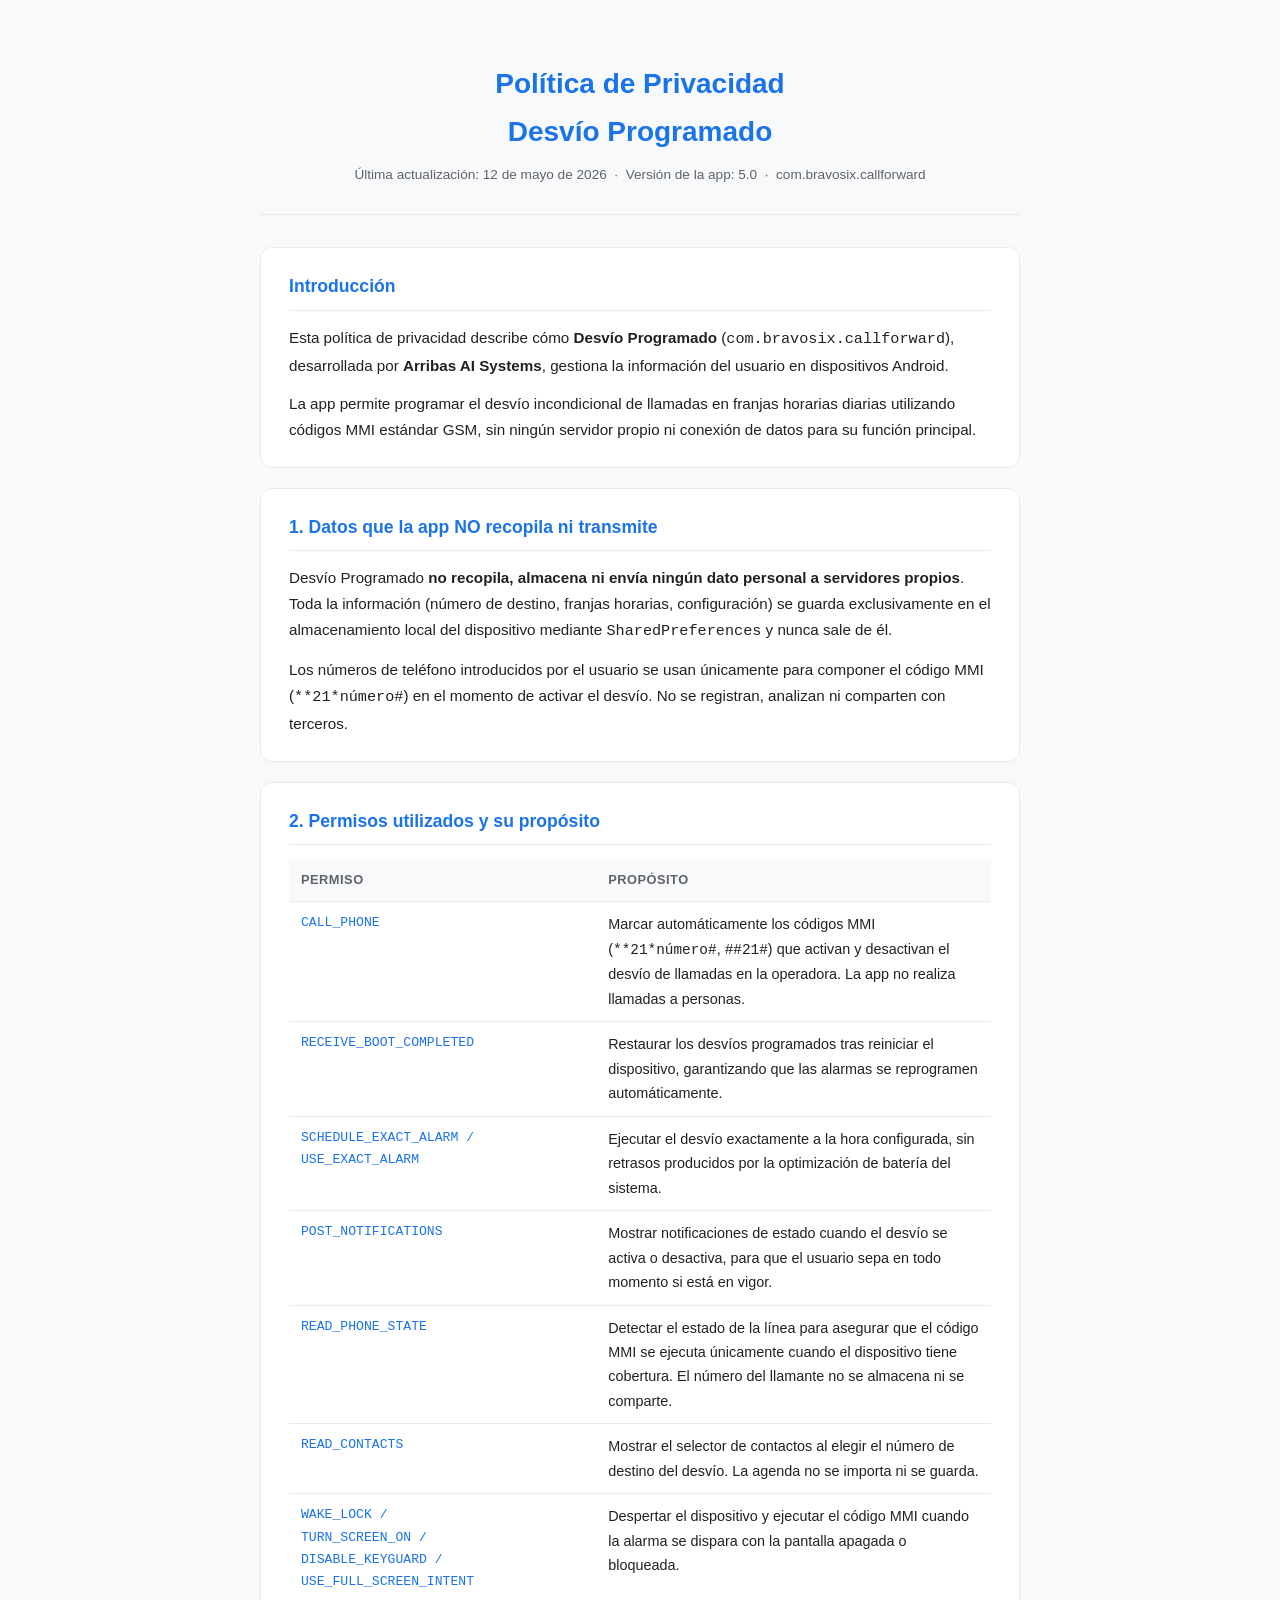
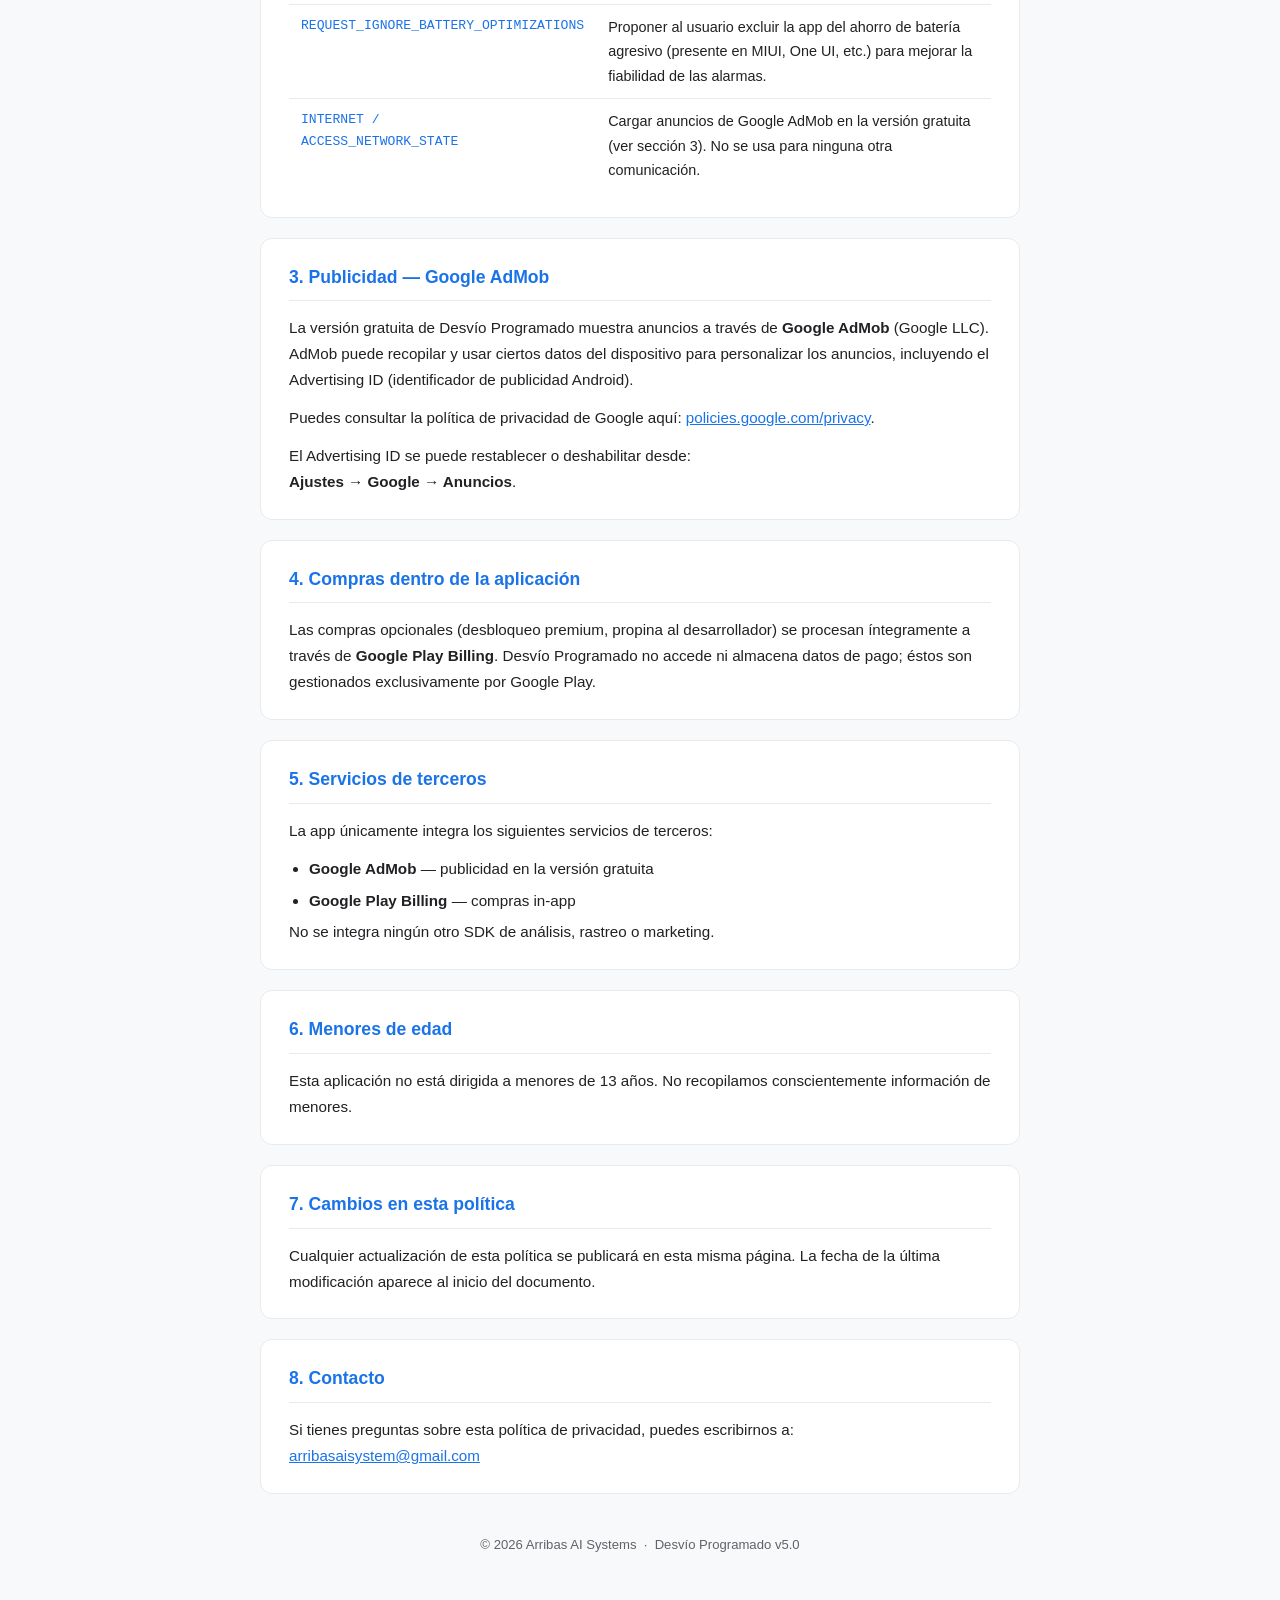
<file: index.html>
<!DOCTYPE html>
<html lang="es">
<head>
  <meta charset="UTF-8" />
  <meta name="viewport" content="width=device-width, initial-scale=1.0" />
  <title>Política de Privacidad — Desvío Programado</title>
  <style>
    :root {
      --primary: #1a73e8;
      --bg: #f8f9fa;
      --card: #ffffff;
      --text: #202124;
      --muted: #5f6368;
      --border: #e8eaed;
      --radius: 12px;
    }
    * { box-sizing: border-box; margin: 0; padding: 0; }
    body {
      font-family: -apple-system, BlinkMacSystemFont, "Segoe UI", Roboto, Helvetica, Arial, sans-serif;
      background: var(--bg);
      color: var(--text);
      line-height: 1.7;
      padding: 24px 16px 60px;
    }
    .container { max-width: 760px; margin: 0 auto; }
    header {
      text-align: center;
      padding: 36px 0 28px;
      border-bottom: 1px solid var(--border);
      margin-bottom: 32px;
    }
    header h1 { font-size: 1.75rem; color: var(--primary); margin-bottom: 8px; }
    header .meta { font-size: 0.85rem; color: var(--muted); }
    section {
      background: var(--card);
      border-radius: var(--radius);
      border: 1px solid var(--border);
      padding: 24px 28px;
      margin-bottom: 20px;
    }
    section h2 {
      font-size: 1.1rem;
      color: var(--primary);
      margin-bottom: 14px;
      padding-bottom: 8px;
      border-bottom: 1px solid var(--border);
    }
    p { margin-bottom: 12px; font-size: 0.95rem; }
    p:last-child { margin-bottom: 0; }
    table { width: 100%; border-collapse: collapse; font-size: 0.9rem; margin-top: 8px; }
    th, td { text-align: left; padding: 10px 12px; border-bottom: 1px solid var(--border); vertical-align: top; }
    th { background: var(--bg); font-weight: 600; color: var(--muted); font-size: 0.8rem; text-transform: uppercase; letter-spacing: .04em; }
    tr:last-child td { border-bottom: none; }
    td:first-child { white-space: nowrap; font-family: monospace; font-size: 0.82rem; color: var(--primary); }
    ul { padding-left: 20px; font-size: 0.95rem; }
    ul li { margin-bottom: 6px; }
    a { color: var(--primary); }
    footer {
      text-align: center;
      margin-top: 40px;
      font-size: 0.82rem;
      color: var(--muted);
    }
    @media (max-width: 540px) {
      header h1 { font-size: 1.35rem; }
      section { padding: 18px 16px; }
      td:first-child { white-space: normal; }
    }
  </style>
</head>
<body>
<div class="container">

  <header>
    <h1>Política de Privacidad<br>Desvío Programado</h1>
    <p class="meta">
      Última actualización: 12 de mayo de 2026 &nbsp;·&nbsp;
      Versión de la app: 5.0 &nbsp;·&nbsp; com.bravosix.callforward
    </p>
  </header>

  <section>
    <h2>Introducción</h2>
    <p>
      Esta política de privacidad describe cómo <strong>Desvío Programado</strong>
      (<code>com.bravosix.callforward</code>), desarrollada por
      <strong>Arribas AI Systems</strong>, gestiona la información del usuario en
      dispositivos Android.
    </p>
    <p>
      La app permite programar el desvío incondicional de llamadas en franjas
      horarias diarias utilizando códigos MMI estándar GSM, sin ningún servidor
      propio ni conexión de datos para su función principal.
    </p>
  </section>

  <section>
    <h2>1. Datos que la app NO recopila ni transmite</h2>
    <p>
      Desvío Programado <strong>no recopila, almacena ni envía ningún dato personal
      a servidores propios</strong>. Toda la información (número de destino, franjas
      horarias, configuración) se guarda exclusivamente en el almacenamiento local del
      dispositivo mediante <code>SharedPreferences</code> y nunca sale de él.
    </p>
    <p>
      Los números de teléfono introducidos por el usuario se usan únicamente para
      componer el código MMI (<code>**21*número#</code>) en el momento de activar el
      desvío. No se registran, analizan ni comparten con terceros.
    </p>
  </section>

  <section>
    <h2>2. Permisos utilizados y su propósito</h2>
    <table>
      <thead>
        <tr><th>Permiso</th><th>Propósito</th></tr>
      </thead>
      <tbody>
        <tr>
          <td>CALL_PHONE</td>
          <td>Marcar automáticamente los códigos MMI (<code>**21*número#</code>,
            <code>##21#</code>) que activan y desactivan el desvío de llamadas en la
            operadora. La app no realiza llamadas a personas.</td>
        </tr>
        <tr>
          <td>RECEIVE_BOOT_COMPLETED</td>
          <td>Restaurar los desvíos programados tras reiniciar el dispositivo,
            garantizando que las alarmas se reprogramen automáticamente.</td>
        </tr>
        <tr>
          <td>SCHEDULE_EXACT_ALARM /<br>USE_EXACT_ALARM</td>
          <td>Ejecutar el desvío exactamente a la hora configurada, sin retrasos
            producidos por la optimización de batería del sistema.</td>
        </tr>
        <tr>
          <td>POST_NOTIFICATIONS</td>
          <td>Mostrar notificaciones de estado cuando el desvío se activa o desactiva,
            para que el usuario sepa en todo momento si está en vigor.</td>
        </tr>
        <tr>
          <td>READ_PHONE_STATE</td>
          <td>Detectar el estado de la línea para asegurar que el código MMI se ejecuta
            únicamente cuando el dispositivo tiene cobertura. El número del llamante
            no se almacena ni se comparte.</td>
        </tr>
        <tr>
          <td>READ_CONTACTS</td>
          <td>Mostrar el selector de contactos al elegir el número de destino del
            desvío. La agenda no se importa ni se guarda.</td>
        </tr>
        <tr>
          <td>WAKE_LOCK /<br>TURN_SCREEN_ON /<br>DISABLE_KEYGUARD /<br>USE_FULL_SCREEN_INTENT</td>
          <td>Despertar el dispositivo y ejecutar el código MMI cuando la alarma
            se dispara con la pantalla apagada o bloqueada.</td>
        </tr>
        <tr>
          <td>REQUEST_IGNORE_BATTERY_OPTIMIZATIONS</td>
          <td>Proponer al usuario excluir la app del ahorro de batería agresivo
            (presente en MIUI, One UI, etc.) para mejorar la fiabilidad de las alarmas.</td>
        </tr>
        <tr>
          <td>INTERNET /<br>ACCESS_NETWORK_STATE</td>
          <td>Cargar anuncios de Google AdMob en la versión gratuita
            (ver sección 3). No se usa para ninguna otra comunicación.</td>
        </tr>
      </tbody>
    </table>
  </section>

  <section>
    <h2>3. Publicidad — Google AdMob</h2>
    <p>
      La versión gratuita de Desvío Programado muestra anuncios a través de
      <strong>Google AdMob</strong> (Google LLC). AdMob puede recopilar y usar
      ciertos datos del dispositivo para personalizar los anuncios, incluyendo el
      Advertising ID (identificador de publicidad Android).
    </p>
    <p>
      Puedes consultar la política de privacidad de Google aquí:
      <a href="https://policies.google.com/privacy" target="_blank" rel="noopener">
        policies.google.com/privacy</a>.
    </p>
    <p>
      El Advertising ID se puede restablecer o deshabilitar desde:<br>
      <strong>Ajustes → Google → Anuncios</strong>.
    </p>
  </section>

  <section>
    <h2>4. Compras dentro de la aplicación</h2>
    <p>
      Las compras opcionales (desbloqueo premium, propina al desarrollador) se
      procesan íntegramente a través de <strong>Google Play Billing</strong>.
      Desvío Programado no accede ni almacena datos de pago; éstos son gestionados
      exclusivamente por Google Play.
    </p>
  </section>

  <section>
    <h2>5. Servicios de terceros</h2>
    <p>La app únicamente integra los siguientes servicios de terceros:</p>
    <ul>
      <li><strong>Google AdMob</strong> — publicidad en la versión gratuita</li>
      <li><strong>Google Play Billing</strong> — compras in-app</li>
    </ul>
    <p>No se integra ningún otro SDK de análisis, rastreo o marketing.</p>
  </section>

  <section>
    <h2>6. Menores de edad</h2>
    <p>
      Esta aplicación no está dirigida a menores de 13 años. No recopilamos
      conscientemente información de menores.
    </p>
  </section>

  <section>
    <h2>7. Cambios en esta política</h2>
    <p>
      Cualquier actualización de esta política se publicará en esta misma página.
      La fecha de la última modificación aparece al inicio del documento.
    </p>
  </section>

  <section>
    <h2>8. Contacto</h2>
    <p>
      Si tienes preguntas sobre esta política de privacidad, puedes escribirnos a:<br>
      <a href="mailto:arribasaisystem@gmail.com">arribasaisystem@gmail.com</a>
    </p>
  </section>

  <footer>
    © 2026 Arribas AI Systems &nbsp;·&nbsp; Desvío Programado v5.0
  </footer>

</div>
</body>
</html>
</file>
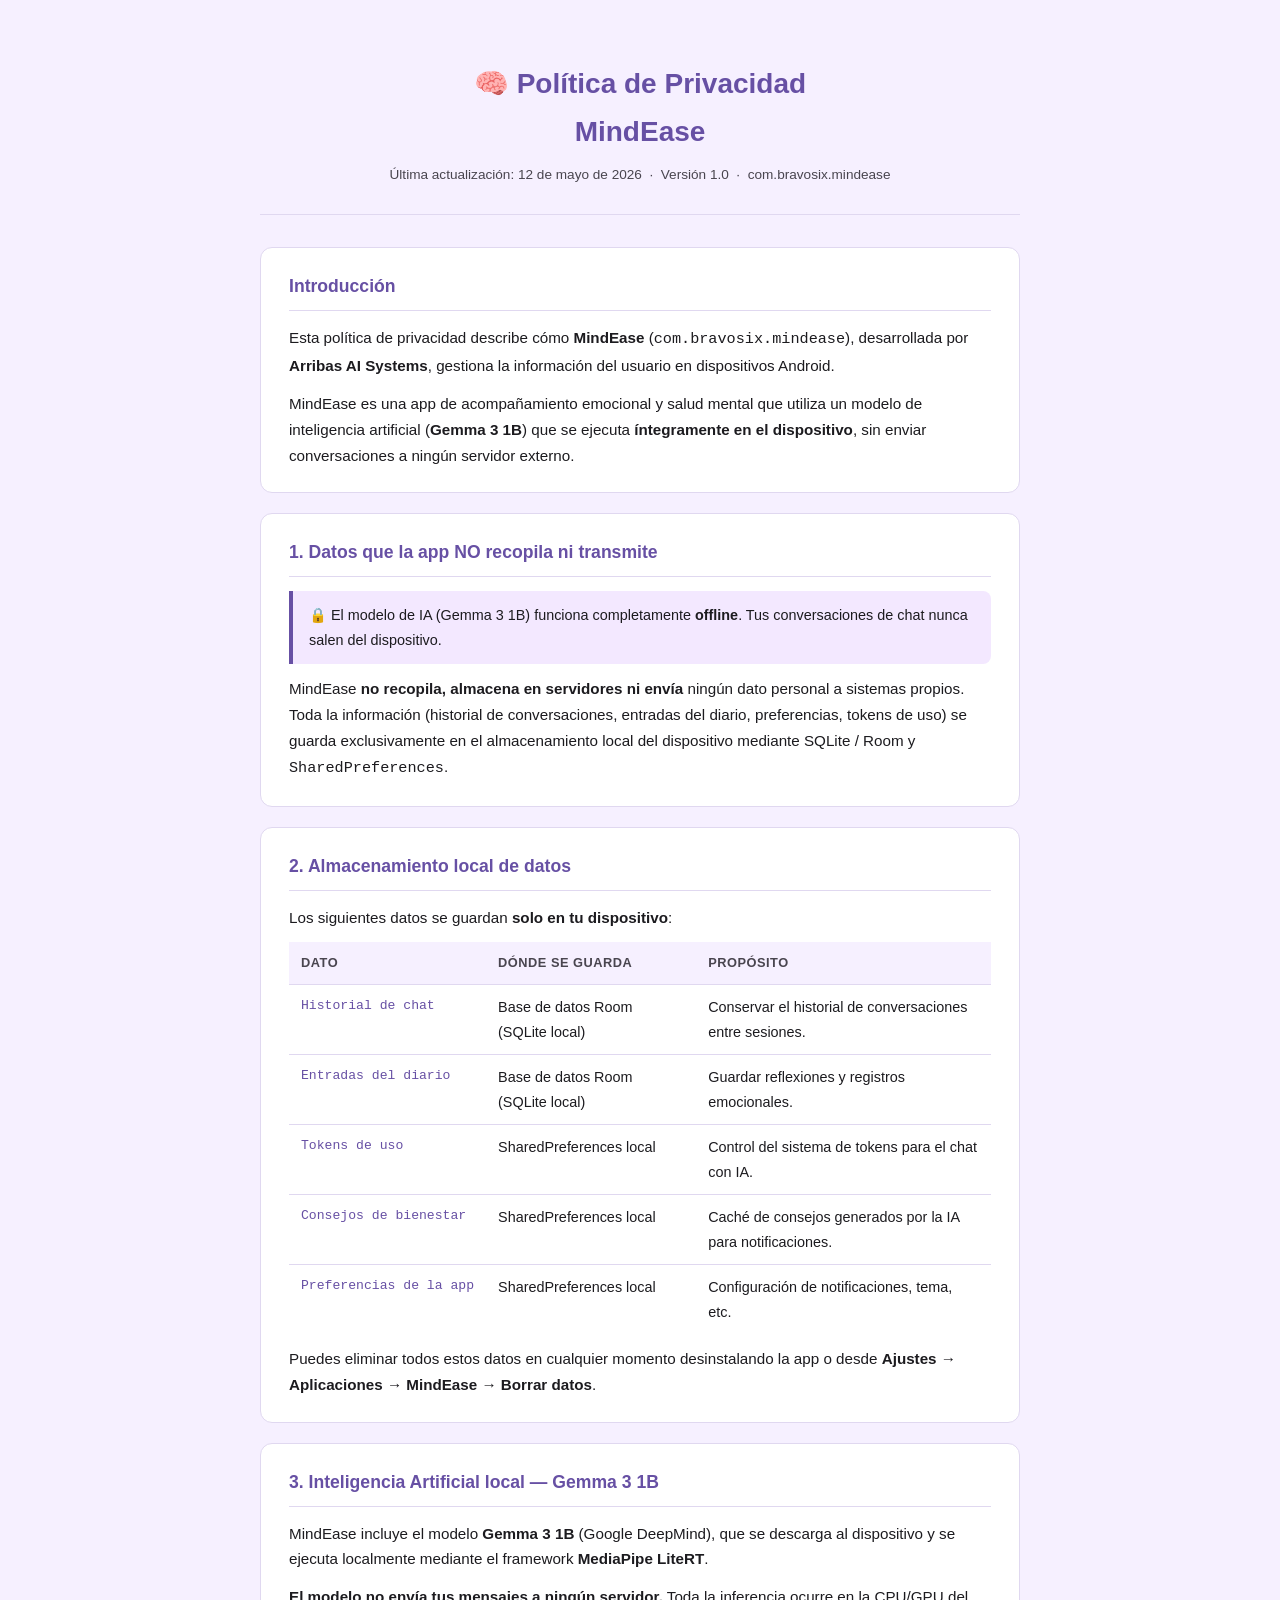
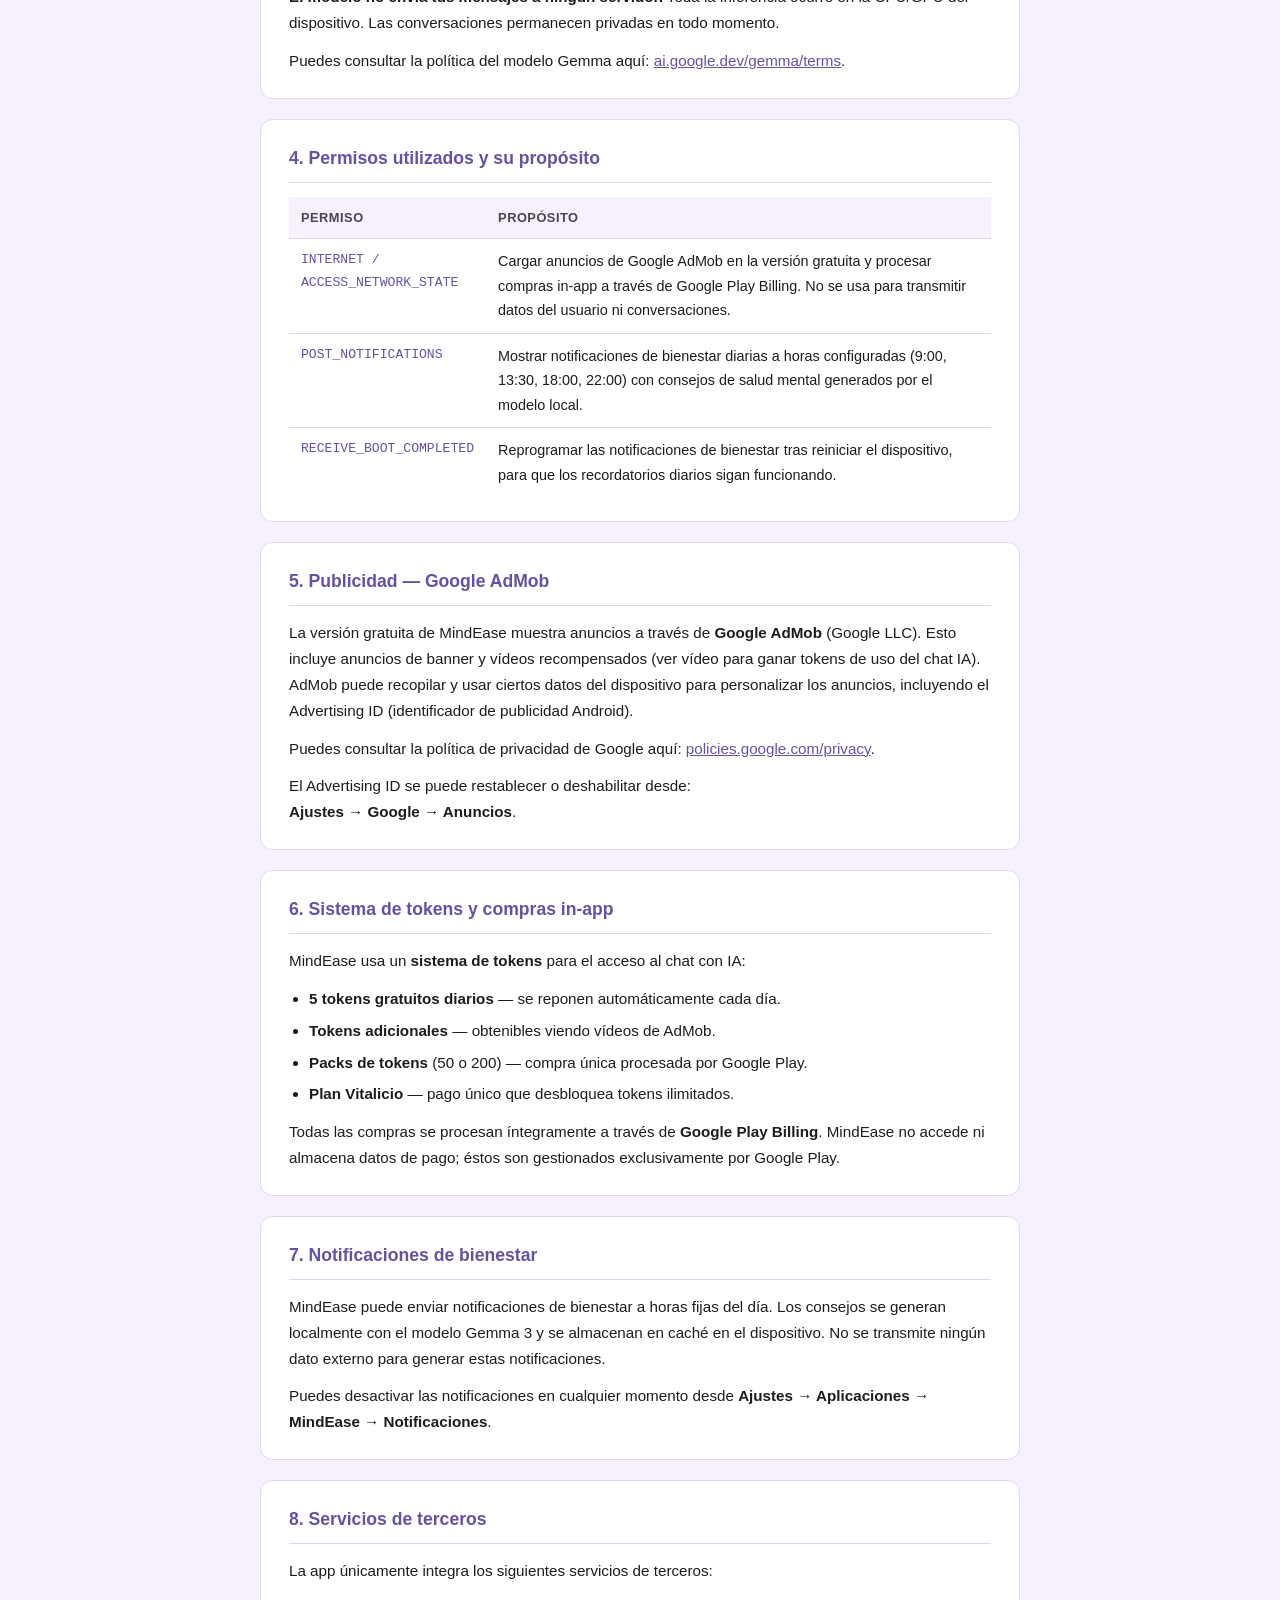
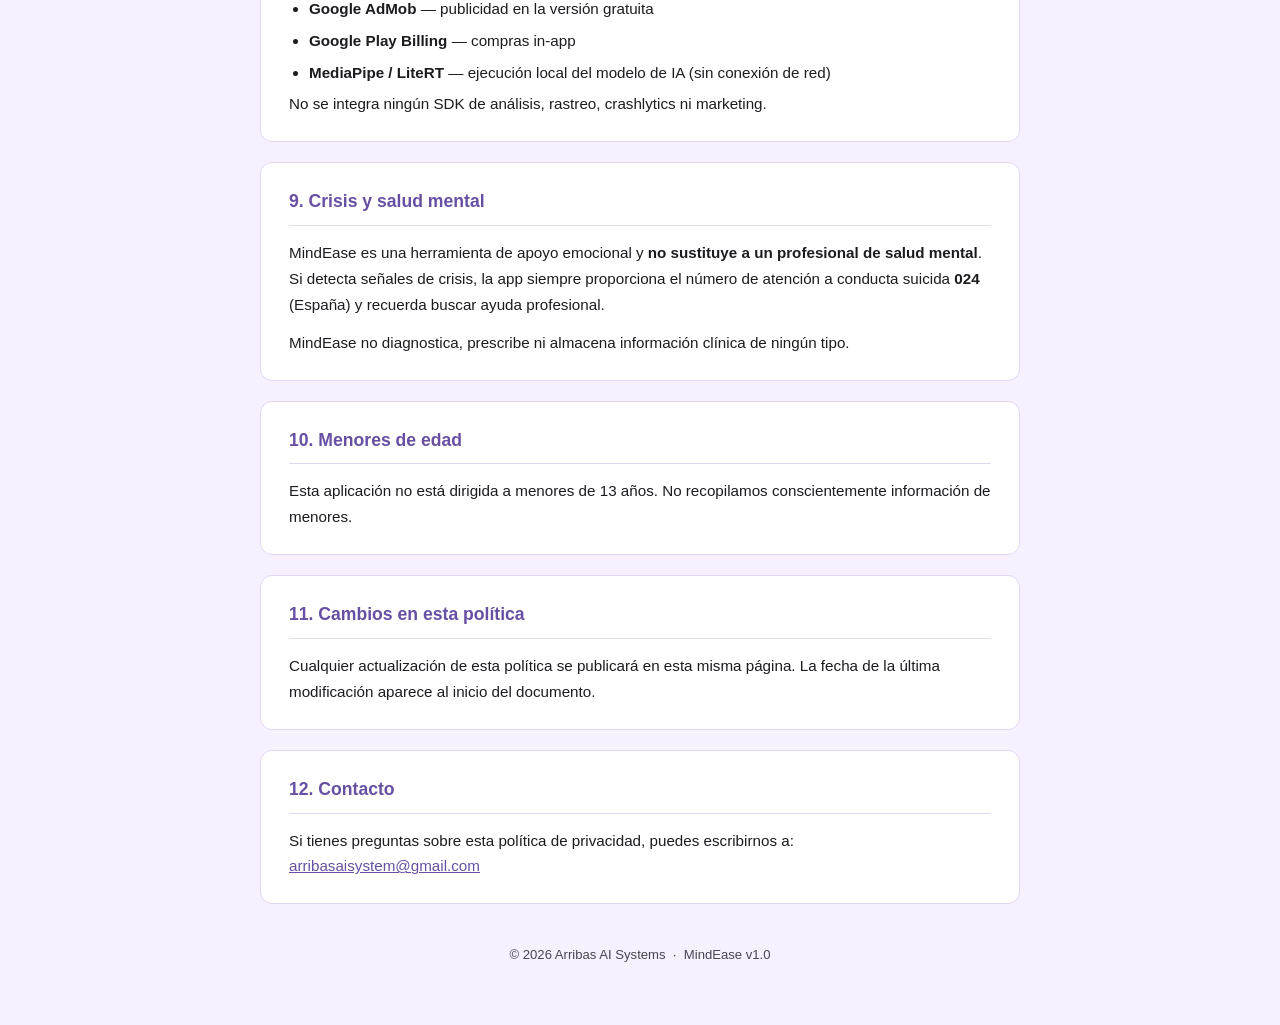
<file: mindease/index.html>
<!DOCTYPE html>
<html lang="es">
<head>
  <meta charset="UTF-8" />
  <meta name="viewport" content="width=device-width, initial-scale=1.0" />
  <title>Política de Privacidad — MindEase</title>
  <style>
    :root {
      --primary: #6750a4;
      --bg: #f6f0ff;
      --card: #ffffff;
      --text: #1c1b1f;
      --muted: #49454f;
      --border: #e0d8f0;
      --radius: 12px;
    }
    * { box-sizing: border-box; margin: 0; padding: 0; }
    body {
      font-family: -apple-system, BlinkMacSystemFont, "Segoe UI", Roboto, Helvetica, Arial, sans-serif;
      background: var(--bg);
      color: var(--text);
      line-height: 1.7;
      padding: 24px 16px 60px;
    }
    .container { max-width: 760px; margin: 0 auto; }
    header {
      text-align: center;
      padding: 36px 0 28px;
      border-bottom: 1px solid var(--border);
      margin-bottom: 32px;
    }
    header h1 { font-size: 1.75rem; color: var(--primary); margin-bottom: 8px; }
    header .meta { font-size: 0.85rem; color: var(--muted); }
    section {
      background: var(--card);
      border-radius: var(--radius);
      border: 1px solid var(--border);
      padding: 24px 28px;
      margin-bottom: 20px;
    }
    section h2 {
      font-size: 1.1rem;
      color: var(--primary);
      margin-bottom: 14px;
      padding-bottom: 8px;
      border-bottom: 1px solid var(--border);
    }
    p { margin-bottom: 12px; font-size: 0.95rem; }
    p:last-child { margin-bottom: 0; }
    table { width: 100%; border-collapse: collapse; font-size: 0.9rem; margin-top: 8px; }
    th, td { text-align: left; padding: 10px 12px; border-bottom: 1px solid var(--border); vertical-align: top; }
    th { background: var(--bg); font-weight: 600; color: var(--muted); font-size: 0.8rem; text-transform: uppercase; letter-spacing: .04em; }
    tr:last-child td { border-bottom: none; }
    td:first-child { white-space: nowrap; font-family: monospace; font-size: 0.82rem; color: var(--primary); }
    ul { padding-left: 20px; font-size: 0.95rem; }
    ul li { margin-bottom: 6px; }
    a { color: var(--primary); }
    .highlight {
      background: #f3e8ff;
      border-left: 4px solid var(--primary);
      padding: 12px 16px;
      border-radius: 0 8px 8px 0;
      font-size: 0.9rem;
      margin-bottom: 12px;
    }
    footer {
      text-align: center;
      margin-top: 40px;
      font-size: 0.82rem;
      color: var(--muted);
    }
    @media (max-width: 540px) {
      header h1 { font-size: 1.35rem; }
      section { padding: 18px 16px; }
      td:first-child { white-space: normal; }
    }
  </style>
</head>
<body>
<div class="container">

  <header>
    <h1>🧠 Política de Privacidad<br>MindEase</h1>
    <p class="meta">
      Última actualización: 12 de mayo de 2026 &nbsp;·&nbsp;
      Versión 1.0 &nbsp;·&nbsp; com.bravosix.mindease
    </p>
  </header>

  <section>
    <h2>Introducción</h2>
    <p>
      Esta política de privacidad describe cómo <strong>MindEase</strong>
      (<code>com.bravosix.mindease</code>), desarrollada por
      <strong>Arribas AI Systems</strong>, gestiona la información del usuario en
      dispositivos Android.
    </p>
    <p>
      MindEase es una app de acompañamiento emocional y salud mental que utiliza un
      modelo de inteligencia artificial (<strong>Gemma 3 1B</strong>) que se ejecuta
      <strong>íntegramente en el dispositivo</strong>, sin enviar conversaciones a
      ningún servidor externo.
    </p>
  </section>

  <section>
    <h2>1. Datos que la app NO recopila ni transmite</h2>
    <div class="highlight">
      🔒 El modelo de IA (Gemma 3 1B) funciona completamente <strong>offline</strong>.
      Tus conversaciones de chat nunca salen del dispositivo.
    </div>
    <p>
      MindEase <strong>no recopila, almacena en servidores ni envía</strong> ningún
      dato personal a sistemas propios. Toda la información (historial de
      conversaciones, entradas del diario, preferencias, tokens de uso) se guarda
      exclusivamente en el almacenamiento local del dispositivo mediante SQLite /
      Room y <code>SharedPreferences</code>.
    </p>
  </section>

  <section>
    <h2>2. Almacenamiento local de datos</h2>
    <p>Los siguientes datos se guardan <strong>solo en tu dispositivo</strong>:</p>
    <table>
      <thead>
        <tr><th>Dato</th><th>Dónde se guarda</th><th>Propósito</th></tr>
      </thead>
      <tbody>
        <tr>
          <td>Historial de chat</td>
          <td>Base de datos Room (SQLite local)</td>
          <td>Conservar el historial de conversaciones entre sesiones.</td>
        </tr>
        <tr>
          <td>Entradas del diario</td>
          <td>Base de datos Room (SQLite local)</td>
          <td>Guardar reflexiones y registros emocionales.</td>
        </tr>
        <tr>
          <td>Tokens de uso</td>
          <td>SharedPreferences local</td>
          <td>Control del sistema de tokens para el chat con IA.</td>
        </tr>
        <tr>
          <td>Consejos de bienestar</td>
          <td>SharedPreferences local</td>
          <td>Caché de consejos generados por la IA para notificaciones.</td>
        </tr>
        <tr>
          <td>Preferencias de la app</td>
          <td>SharedPreferences local</td>
          <td>Configuración de notificaciones, tema, etc.</td>
        </tr>
      </tbody>
    </table>
    <p style="margin-top:12px">
      Puedes eliminar todos estos datos en cualquier momento desinstalando la app o
      desde <strong>Ajustes → Aplicaciones → MindEase → Borrar datos</strong>.
    </p>
  </section>

  <section>
    <h2>3. Inteligencia Artificial local — Gemma 3 1B</h2>
    <p>
      MindEase incluye el modelo <strong>Gemma 3 1B</strong> (Google DeepMind), que
      se descarga al dispositivo y se ejecuta localmente mediante el framework
      <strong>MediaPipe LiteRT</strong>.
    </p>
    <p>
      <strong>El modelo no envía tus mensajes a ningún servidor.</strong>
      Toda la inferencia ocurre en la CPU/GPU del dispositivo. Las conversaciones
      permanecen privadas en todo momento.
    </p>
    <p>
      Puedes consultar la política del modelo Gemma aquí:
      <a href="https://ai.google.dev/gemma/terms" target="_blank" rel="noopener">ai.google.dev/gemma/terms</a>.
    </p>
  </section>

  <section>
    <h2>4. Permisos utilizados y su propósito</h2>
    <table>
      <thead>
        <tr><th>Permiso</th><th>Propósito</th></tr>
      </thead>
      <tbody>
        <tr>
          <td>INTERNET /<br>ACCESS_NETWORK_STATE</td>
          <td>Cargar anuncios de Google AdMob en la versión gratuita
            y procesar compras in-app a través de Google Play Billing.
            No se usa para transmitir datos del usuario ni conversaciones.</td>
        </tr>
        <tr>
          <td>POST_NOTIFICATIONS</td>
          <td>Mostrar notificaciones de bienestar diarias a horas configuradas
            (9:00, 13:30, 18:00, 22:00) con consejos de salud mental generados
            por el modelo local.</td>
        </tr>
        <tr>
          <td>RECEIVE_BOOT_COMPLETED</td>
          <td>Reprogramar las notificaciones de bienestar tras reiniciar el
            dispositivo, para que los recordatorios diarios sigan funcionando.</td>
        </tr>
      </tbody>
    </table>
  </section>

  <section>
    <h2>5. Publicidad — Google AdMob</h2>
    <p>
      La versión gratuita de MindEase muestra anuncios a través de
      <strong>Google AdMob</strong> (Google LLC). Esto incluye anuncios de banner
      y vídeos recompensados (ver vídeo para ganar tokens de uso del chat IA).
      AdMob puede recopilar y usar ciertos datos del dispositivo para personalizar
      los anuncios, incluyendo el Advertising ID (identificador de publicidad Android).
    </p>
    <p>
      Puedes consultar la política de privacidad de Google aquí:
      <a href="https://policies.google.com/privacy" target="_blank" rel="noopener">
        policies.google.com/privacy</a>.
    </p>
    <p>
      El Advertising ID se puede restablecer o deshabilitar desde:<br>
      <strong>Ajustes → Google → Anuncios</strong>.
    </p>
  </section>

  <section>
    <h2>6. Sistema de tokens y compras in-app</h2>
    <p>
      MindEase usa un <strong>sistema de tokens</strong> para el acceso al chat con IA:
    </p>
    <ul>
      <li><strong>5 tokens gratuitos diarios</strong> — se reponen automáticamente cada día.</li>
      <li><strong>Tokens adicionales</strong> — obtenibles viendo vídeos de AdMob.</li>
      <li><strong>Packs de tokens</strong> (50 o 200) — compra única procesada por Google Play.</li>
      <li><strong>Plan Vitalicio</strong> — pago único que desbloquea tokens ilimitados.</li>
    </ul>
    <p style="margin-top:12px">
      Todas las compras se procesan íntegramente a través de
      <strong>Google Play Billing</strong>. MindEase no accede ni almacena datos de
      pago; éstos son gestionados exclusivamente por Google Play.
    </p>
  </section>

  <section>
    <h2>7. Notificaciones de bienestar</h2>
    <p>
      MindEase puede enviar notificaciones de bienestar a horas fijas del día.
      Los consejos se generan localmente con el modelo Gemma 3 y se almacenan en
      caché en el dispositivo. No se transmite ningún dato externo para generar
      estas notificaciones.
    </p>
    <p>
      Puedes desactivar las notificaciones en cualquier momento desde
      <strong>Ajustes → Aplicaciones → MindEase → Notificaciones</strong>.
    </p>
  </section>

  <section>
    <h2>8. Servicios de terceros</h2>
    <p>La app únicamente integra los siguientes servicios de terceros:</p>
    <ul>
      <li><strong>Google AdMob</strong> — publicidad en la versión gratuita</li>
      <li><strong>Google Play Billing</strong> — compras in-app</li>
      <li><strong>MediaPipe / LiteRT</strong> — ejecución local del modelo de IA (sin conexión de red)</li>
    </ul>
    <p>No se integra ningún SDK de análisis, rastreo, crashlytics ni marketing.</p>
  </section>

  <section>
    <h2>9. Crisis y salud mental</h2>
    <p>
      MindEase es una herramienta de apoyo emocional y <strong>no sustituye a un
      profesional de salud mental</strong>. Si detecta señales de crisis, la app
      siempre proporciona el número de atención a conducta suicida
      <strong>024</strong> (España) y recuerda buscar ayuda profesional.
    </p>
    <p>
      MindEase no diagnostica, prescribe ni almacena información clínica de ningún tipo.
    </p>
  </section>

  <section>
    <h2>10. Menores de edad</h2>
    <p>
      Esta aplicación no está dirigida a menores de 13 años. No recopilamos
      conscientemente información de menores.
    </p>
  </section>

  <section>
    <h2>11. Cambios en esta política</h2>
    <p>
      Cualquier actualización de esta política se publicará en esta misma página.
      La fecha de la última modificación aparece al inicio del documento.
    </p>
  </section>

  <section>
    <h2>12. Contacto</h2>
    <p>
      Si tienes preguntas sobre esta política de privacidad, puedes escribirnos a:<br>
      <a href="mailto:arribasaisystem@gmail.com">arribasaisystem@gmail.com</a>
    </p>
  </section>

  <footer>
    © 2026 Arribas AI Systems &nbsp;·&nbsp; MindEase v1.0
  </footer>

</div>
</body>
</html>
</file>
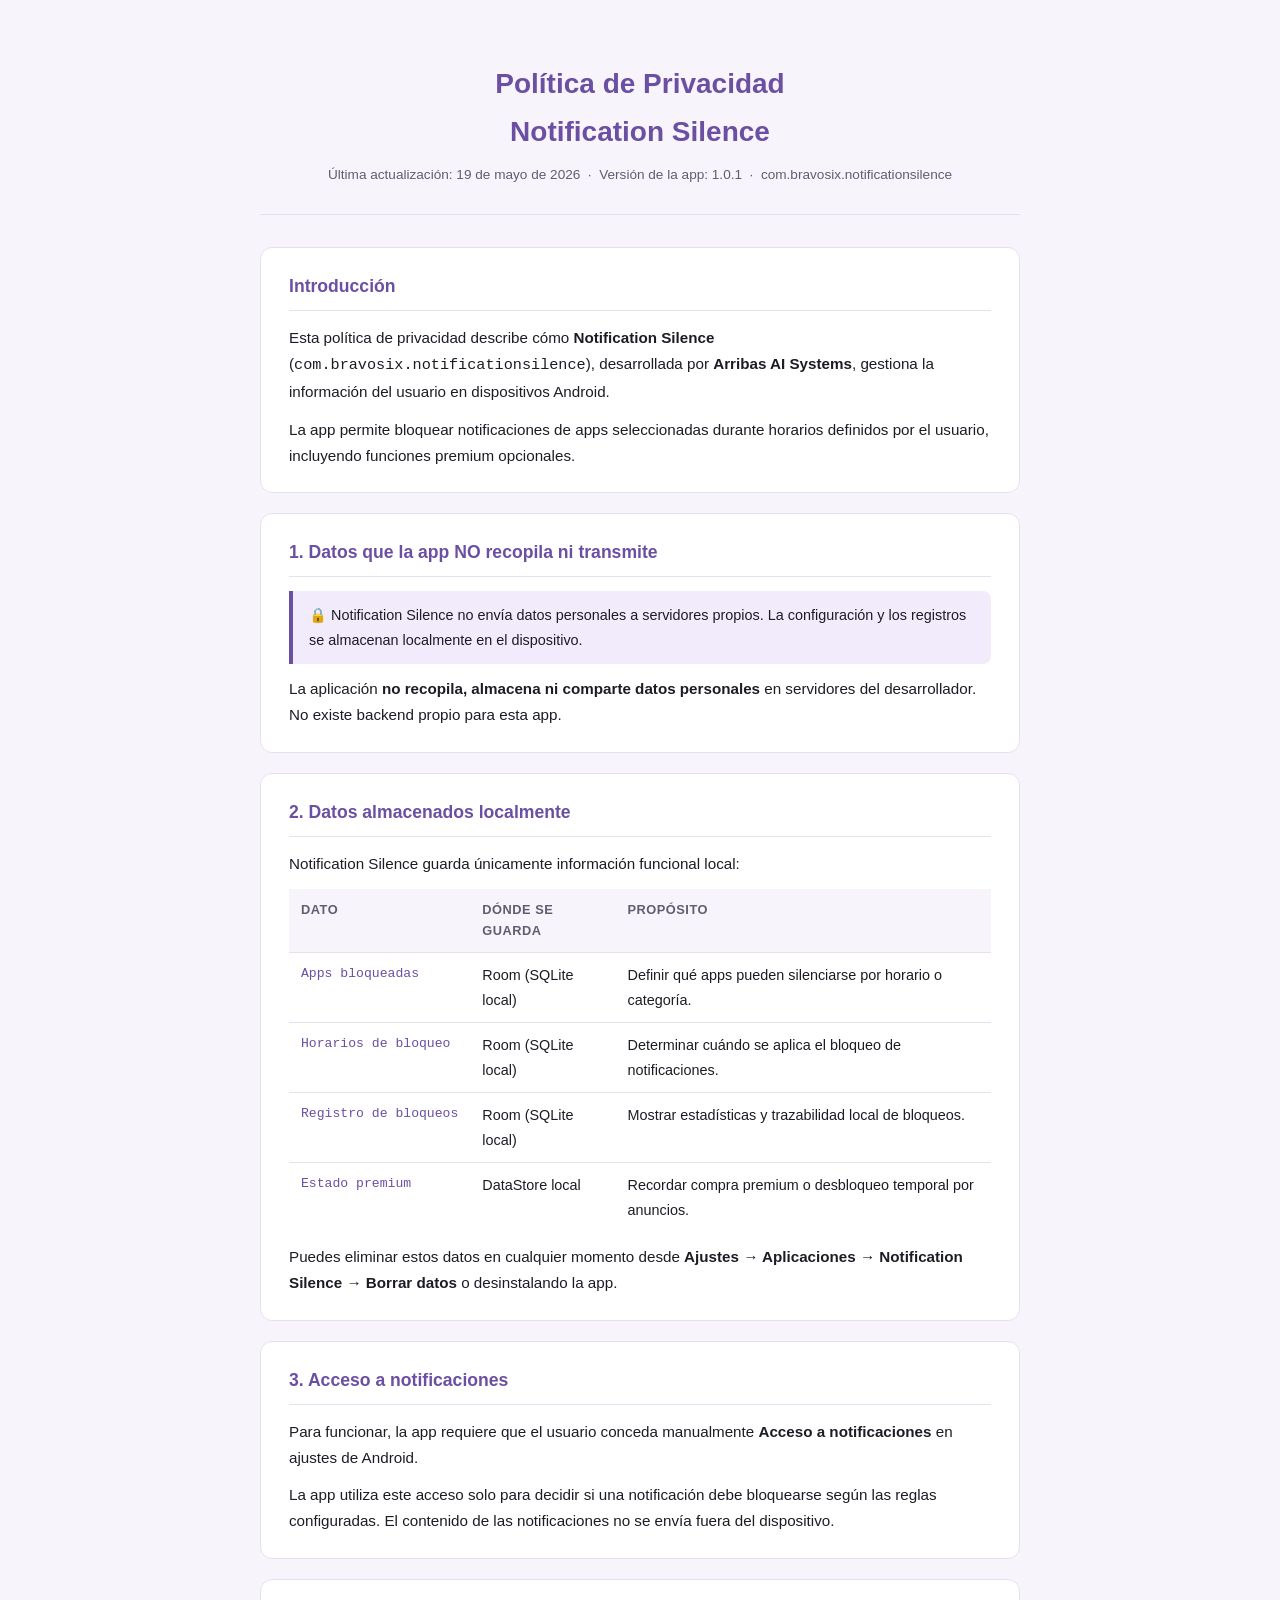
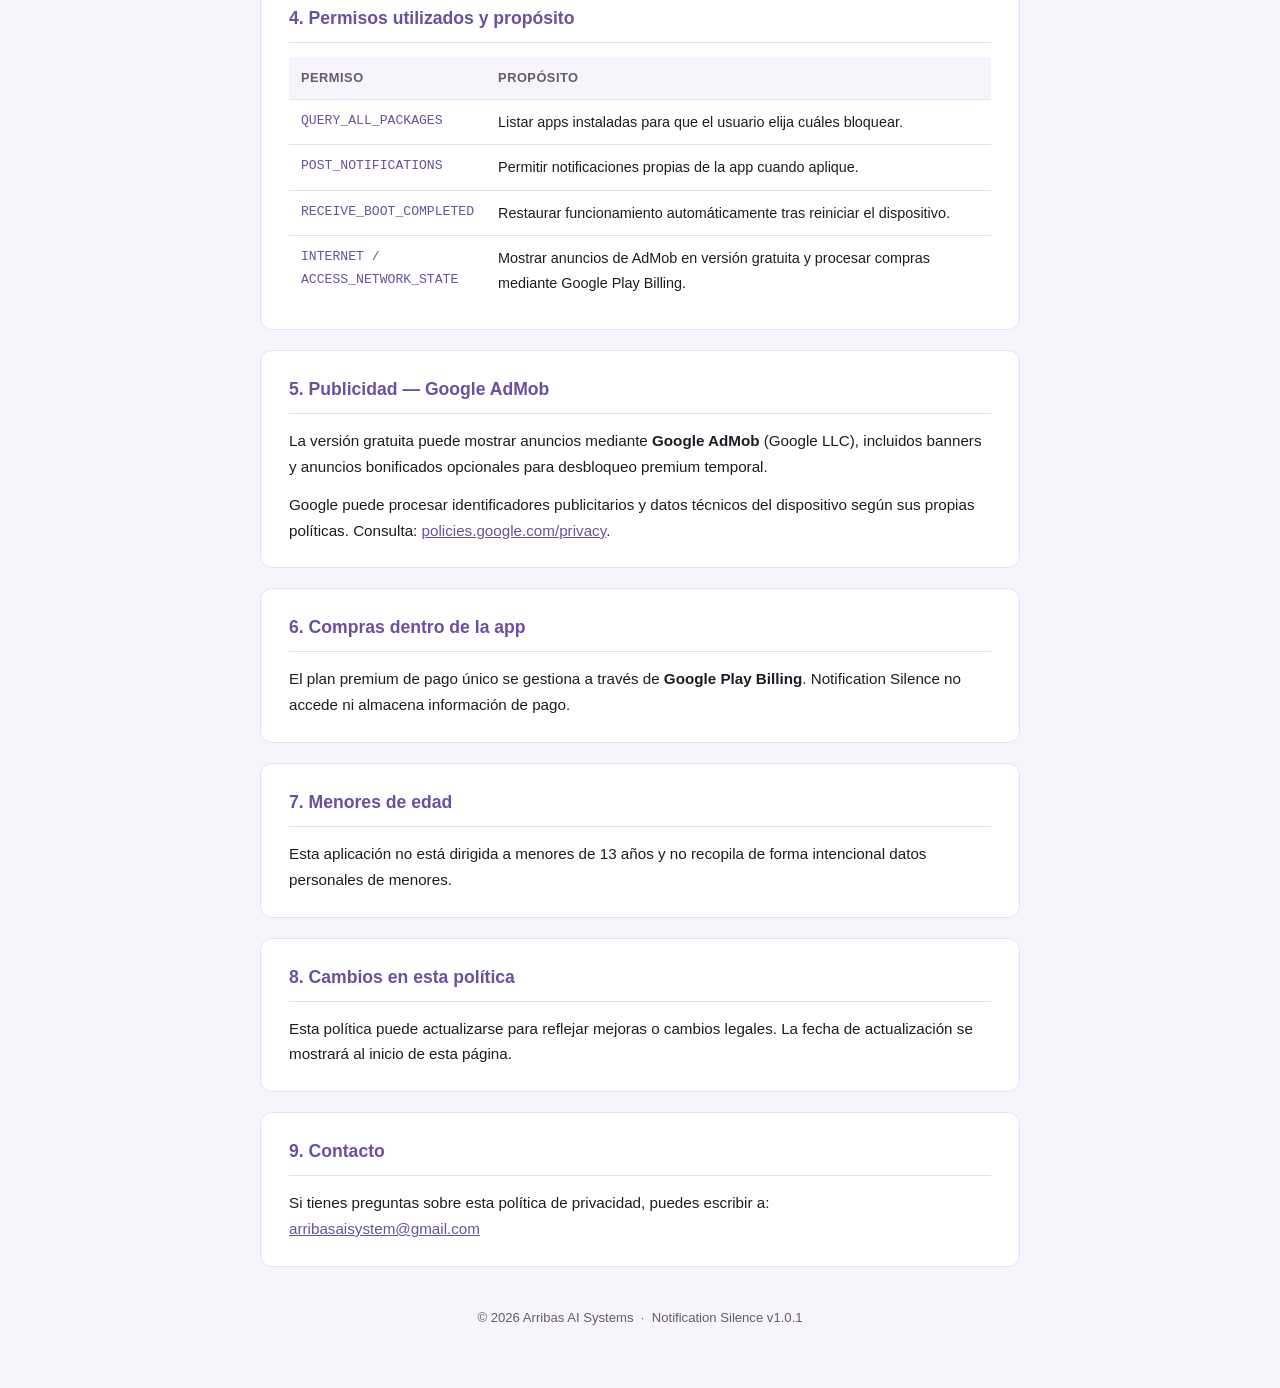
<file: notificationsilence/index.html>
<!DOCTYPE html>
<html lang="es">
<head>
  <meta charset="UTF-8" />
  <meta name="viewport" content="width=device-width, initial-scale=1.0" />
  <title>Política de Privacidad — Notification Silence</title>
  <style>
    :root {
      --primary: #6b4fa3;
      --bg: #f7f5fb;
      --card: #ffffff;
      --text: #1f1b24;
      --muted: #635b70;
      --border: #e6e0ef;
      --radius: 12px;
    }
    * { box-sizing: border-box; margin: 0; padding: 0; }
    body {
      font-family: -apple-system, BlinkMacSystemFont, "Segoe UI", Roboto, Helvetica, Arial, sans-serif;
      background: var(--bg);
      color: var(--text);
      line-height: 1.7;
      padding: 24px 16px 60px;
    }
    .container { max-width: 760px; margin: 0 auto; }
    header {
      text-align: center;
      padding: 36px 0 28px;
      border-bottom: 1px solid var(--border);
      margin-bottom: 32px;
    }
    header h1 { font-size: 1.75rem; color: var(--primary); margin-bottom: 8px; }
    header .meta { font-size: 0.85rem; color: var(--muted); }
    section {
      background: var(--card);
      border-radius: var(--radius);
      border: 1px solid var(--border);
      padding: 24px 28px;
      margin-bottom: 20px;
    }
    section h2 {
      font-size: 1.1rem;
      color: var(--primary);
      margin-bottom: 14px;
      padding-bottom: 8px;
      border-bottom: 1px solid var(--border);
    }
    p { margin-bottom: 12px; font-size: 0.95rem; }
    p:last-child { margin-bottom: 0; }
    table { width: 100%; border-collapse: collapse; font-size: 0.9rem; margin-top: 8px; }
    th, td { text-align: left; padding: 10px 12px; border-bottom: 1px solid var(--border); vertical-align: top; }
    th { background: var(--bg); font-weight: 600; color: var(--muted); font-size: 0.8rem; text-transform: uppercase; letter-spacing: .04em; }
    tr:last-child td { border-bottom: none; }
    td:first-child { white-space: nowrap; font-family: monospace; font-size: 0.82rem; color: var(--primary); }
    ul { padding-left: 20px; font-size: 0.95rem; }
    ul li { margin-bottom: 6px; }
    a { color: var(--primary); }
    .highlight {
      background: #f1ebfb;
      border-left: 4px solid var(--primary);
      padding: 12px 16px;
      border-radius: 0 8px 8px 0;
      font-size: 0.9rem;
      margin-bottom: 12px;
    }
    footer {
      text-align: center;
      margin-top: 40px;
      font-size: 0.82rem;
      color: var(--muted);
    }
    @media (max-width: 540px) {
      header h1 { font-size: 1.35rem; }
      section { padding: 18px 16px; }
      td:first-child { white-space: normal; }
    }
  </style>
</head>
<body>
<div class="container">

  <header>
    <h1>Política de Privacidad<br>Notification Silence</h1>
    <p class="meta">
      Última actualización: 19 de mayo de 2026 &nbsp;·&nbsp;
      Versión de la app: 1.0.1 &nbsp;·&nbsp; com.bravosix.notificationsilence
    </p>
  </header>

  <section>
    <h2>Introducción</h2>
    <p>
      Esta política de privacidad describe cómo <strong>Notification Silence</strong>
      (<code>com.bravosix.notificationsilence</code>), desarrollada por
      <strong>Arribas AI Systems</strong>, gestiona la información del usuario en
      dispositivos Android.
    </p>
    <p>
      La app permite bloquear notificaciones de apps seleccionadas durante
      horarios definidos por el usuario, incluyendo funciones premium opcionales.
    </p>
  </section>

  <section>
    <h2>1. Datos que la app NO recopila ni transmite</h2>
    <div class="highlight">
      🔒 Notification Silence no envía datos personales a servidores propios.
      La configuración y los registros se almacenan localmente en el dispositivo.
    </div>
    <p>
      La aplicación <strong>no recopila, almacena ni comparte datos personales</strong>
      en servidores del desarrollador. No existe backend propio para esta app.
    </p>
  </section>

  <section>
    <h2>2. Datos almacenados localmente</h2>
    <p>Notification Silence guarda únicamente información funcional local:</p>
    <table>
      <thead>
        <tr><th>Dato</th><th>Dónde se guarda</th><th>Propósito</th></tr>
      </thead>
      <tbody>
        <tr>
          <td>Apps bloqueadas</td>
          <td>Room (SQLite local)</td>
          <td>Definir qué apps pueden silenciarse por horario o categoría.</td>
        </tr>
        <tr>
          <td>Horarios de bloqueo</td>
          <td>Room (SQLite local)</td>
          <td>Determinar cuándo se aplica el bloqueo de notificaciones.</td>
        </tr>
        <tr>
          <td>Registro de bloqueos</td>
          <td>Room (SQLite local)</td>
          <td>Mostrar estadísticas y trazabilidad local de bloqueos.</td>
        </tr>
        <tr>
          <td>Estado premium</td>
          <td>DataStore local</td>
          <td>Recordar compra premium o desbloqueo temporal por anuncios.</td>
        </tr>
      </tbody>
    </table>
    <p style="margin-top:12px">
      Puedes eliminar estos datos en cualquier momento desde
      <strong>Ajustes → Aplicaciones → Notification Silence → Borrar datos</strong>
      o desinstalando la app.
    </p>
  </section>

  <section>
    <h2>3. Acceso a notificaciones</h2>
    <p>
      Para funcionar, la app requiere que el usuario conceda manualmente
      <strong>Acceso a notificaciones</strong> en ajustes de Android.
    </p>
    <p>
      La app utiliza este acceso solo para decidir si una notificación debe
      bloquearse según las reglas configuradas. El contenido de las notificaciones
      no se envía fuera del dispositivo.
    </p>
  </section>

  <section>
    <h2>4. Permisos utilizados y propósito</h2>
    <table>
      <thead>
        <tr><th>Permiso</th><th>Propósito</th></tr>
      </thead>
      <tbody>
        <tr>
          <td>QUERY_ALL_PACKAGES</td>
          <td>Listar apps instaladas para que el usuario elija cuáles bloquear.</td>
        </tr>
        <tr>
          <td>POST_NOTIFICATIONS</td>
          <td>Permitir notificaciones propias de la app cuando aplique.</td>
        </tr>
        <tr>
          <td>RECEIVE_BOOT_COMPLETED</td>
          <td>Restaurar funcionamiento automáticamente tras reiniciar el dispositivo.</td>
        </tr>
        <tr>
          <td>INTERNET /<br>ACCESS_NETWORK_STATE</td>
          <td>Mostrar anuncios de AdMob en versión gratuita y procesar compras mediante Google Play Billing.</td>
        </tr>
      </tbody>
    </table>
  </section>

  <section>
    <h2>5. Publicidad — Google AdMob</h2>
    <p>
      La versión gratuita puede mostrar anuncios mediante
      <strong>Google AdMob</strong> (Google LLC), incluidos banners y anuncios
      bonificados opcionales para desbloqueo premium temporal.
    </p>
    <p>
      Google puede procesar identificadores publicitarios y datos técnicos del
      dispositivo según sus propias políticas.
      Consulta: <a href="https://policies.google.com/privacy" target="_blank" rel="noopener">policies.google.com/privacy</a>.
    </p>
  </section>

  <section>
    <h2>6. Compras dentro de la app</h2>
    <p>
      El plan premium de pago único se gestiona a través de
      <strong>Google Play Billing</strong>.
      Notification Silence no accede ni almacena información de pago.
    </p>
  </section>

  <section>
    <h2>7. Menores de edad</h2>
    <p>
      Esta aplicación no está dirigida a menores de 13 años y no recopila de forma
      intencional datos personales de menores.
    </p>
  </section>

  <section>
    <h2>8. Cambios en esta política</h2>
    <p>
      Esta política puede actualizarse para reflejar mejoras o cambios legales.
      La fecha de actualización se mostrará al inicio de esta página.
    </p>
  </section>

  <section>
    <h2>9. Contacto</h2>
    <p>
      Si tienes preguntas sobre esta política de privacidad, puedes escribir a:<br>
      <a href="mailto:arribasaisystem@gmail.com">arribasaisystem@gmail.com</a>
    </p>
  </section>

  <footer>
    © 2026 Arribas AI Systems &nbsp;·&nbsp; Notification Silence v1.0.1
  </footer>

</div>
</body>
</html>
</file>
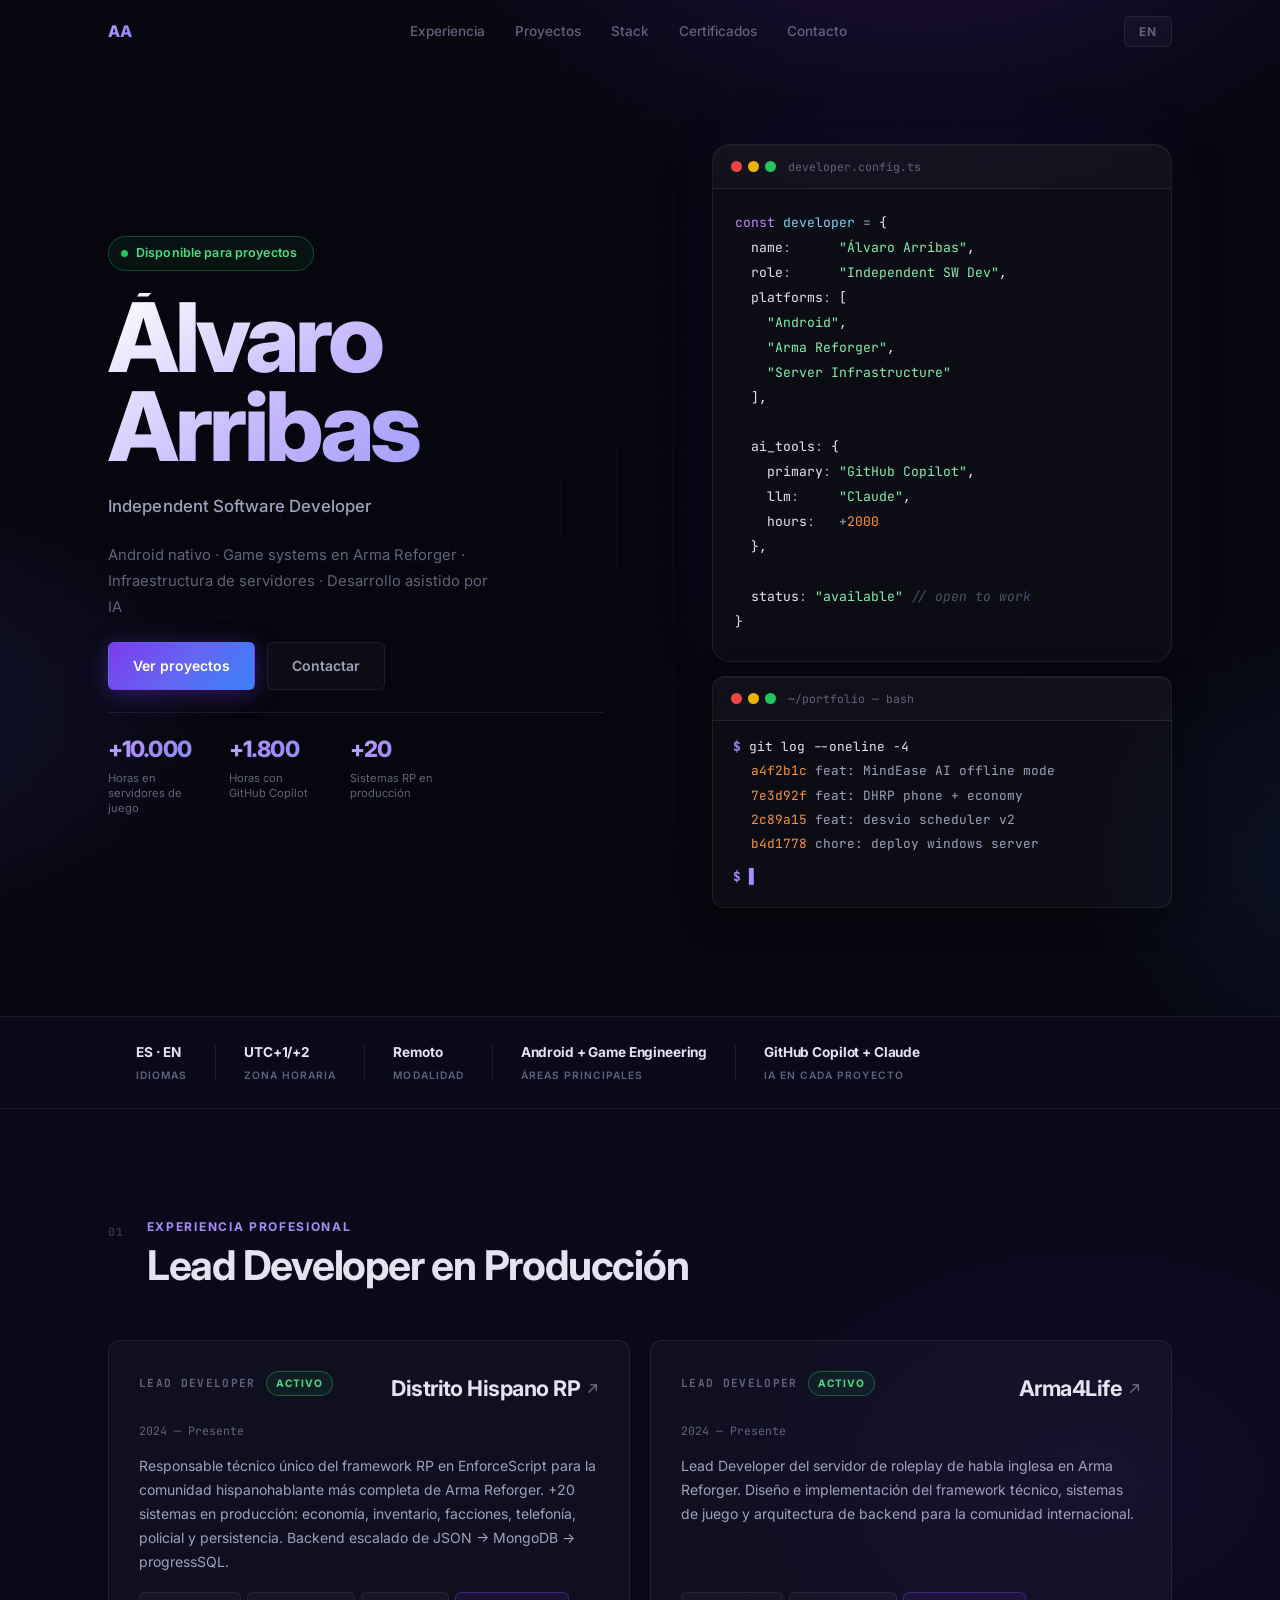
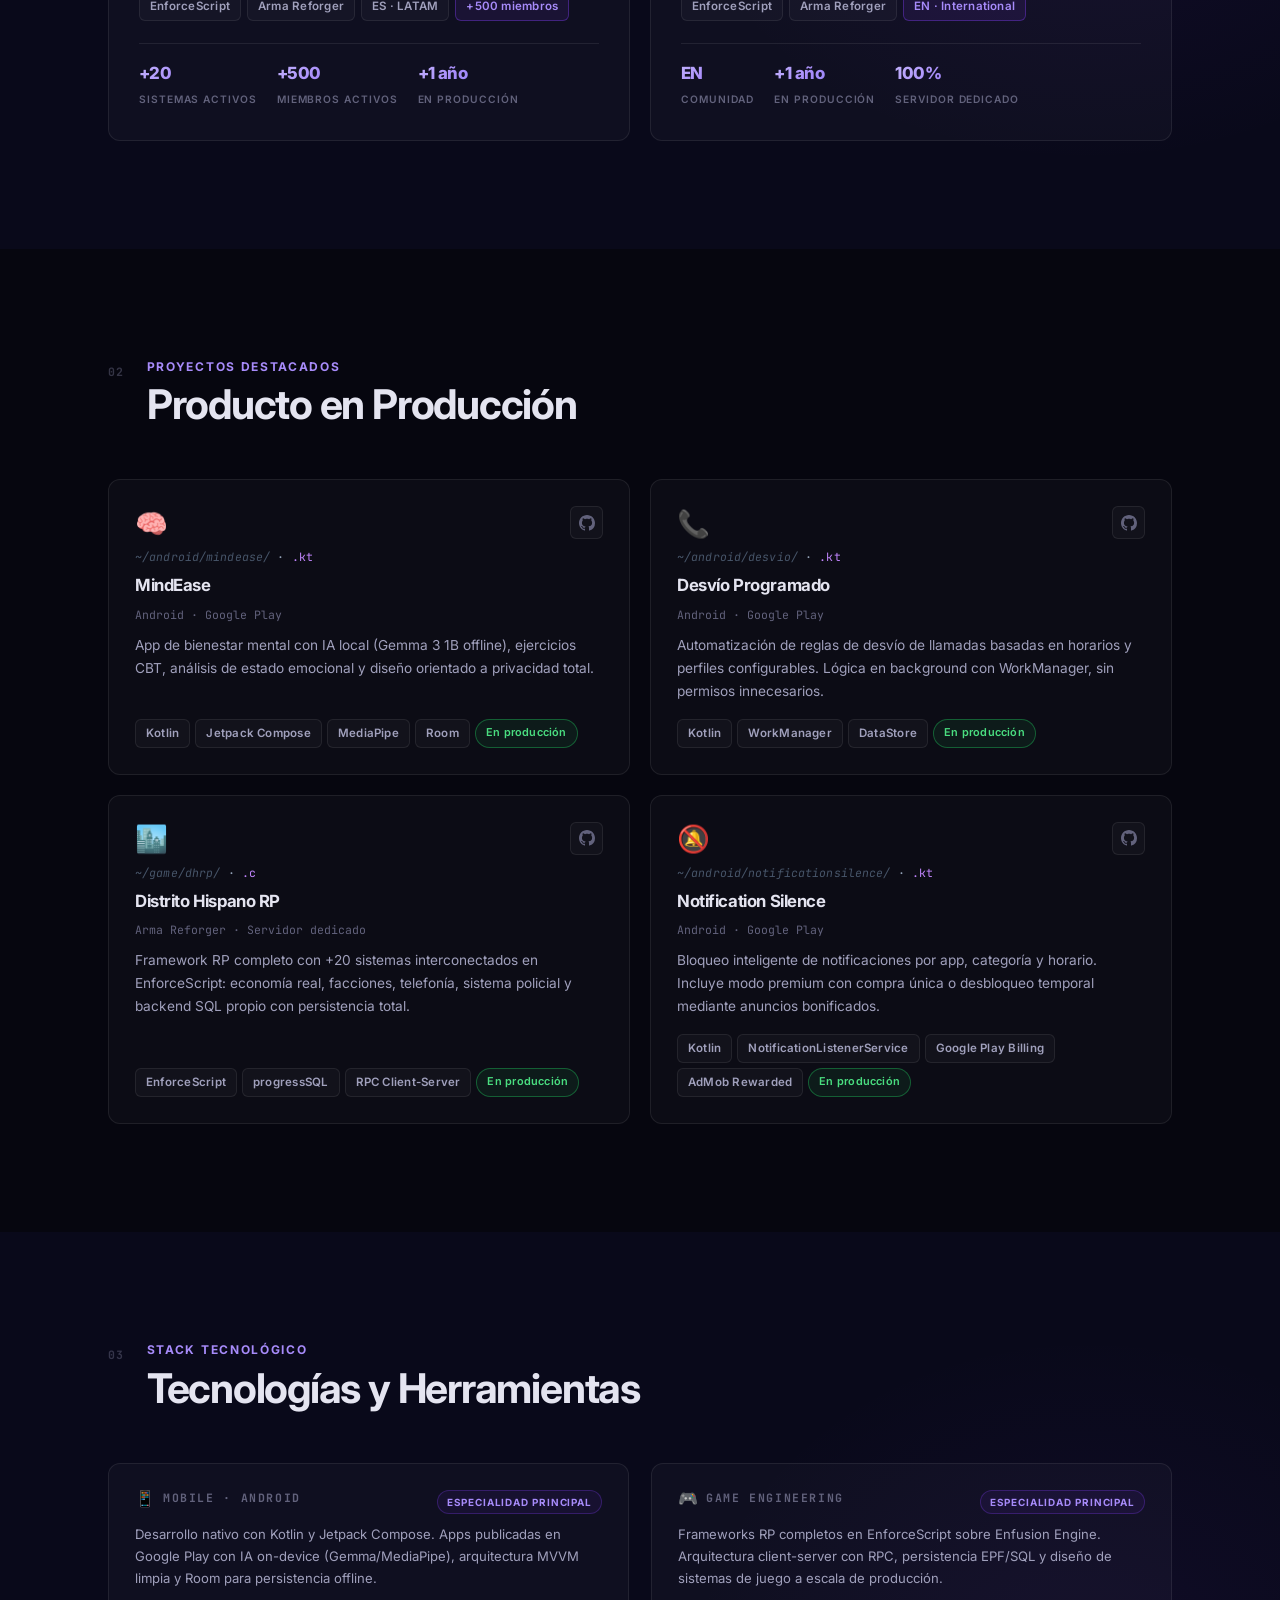
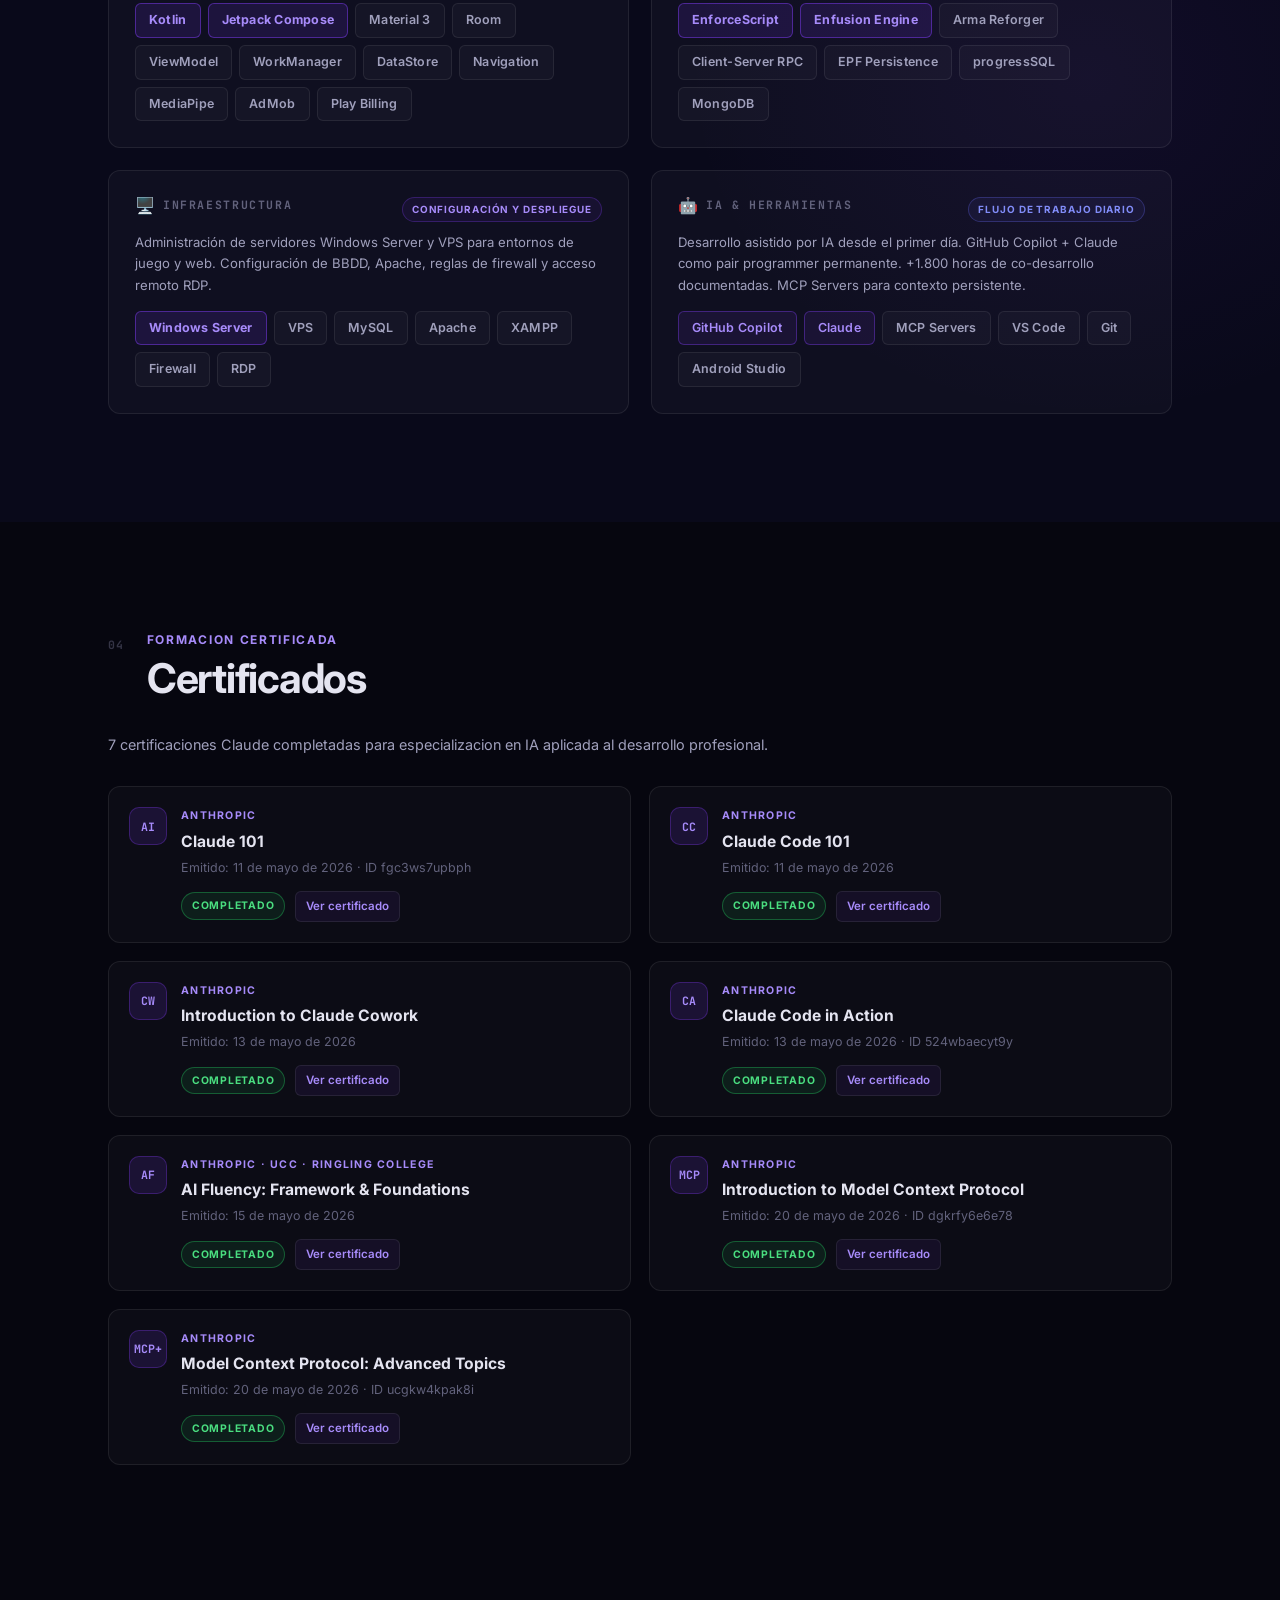
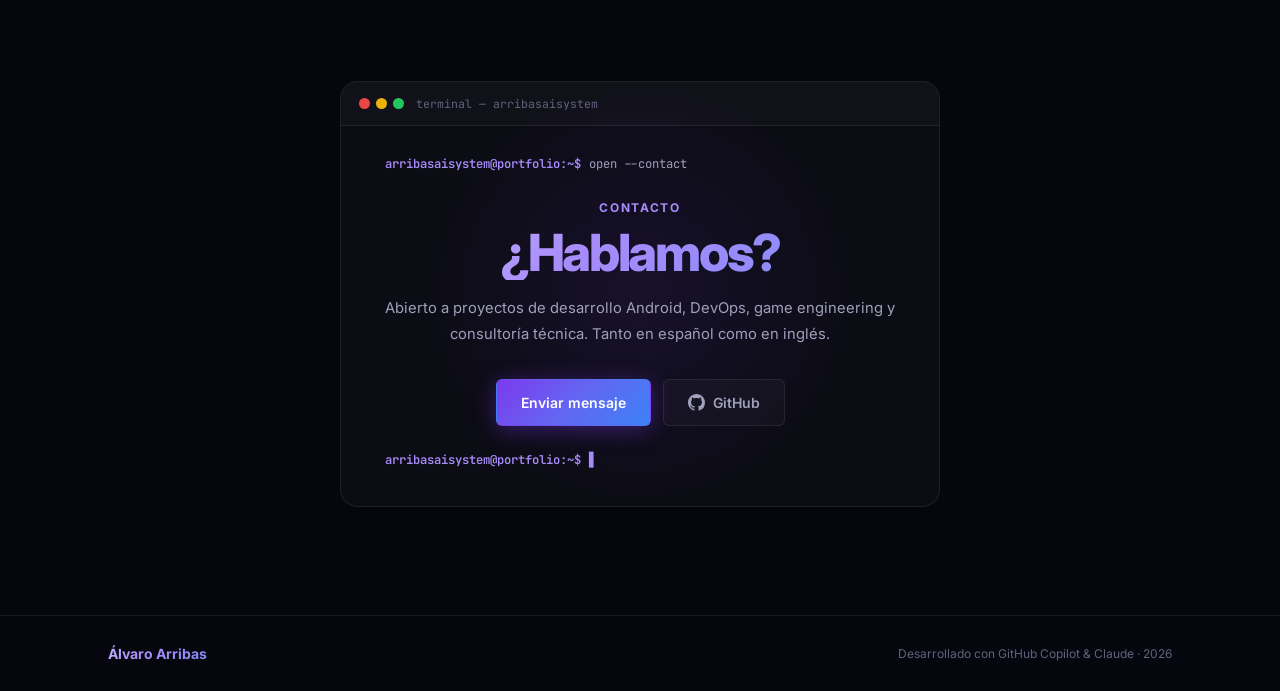
<file: portfolio-v3/index.html>
<!DOCTYPE html>
<html lang="es">
<head>
  <meta charset="UTF-8" />
  <meta name="viewport" content="width=device-width, initial-scale=1.0" />
  <title>Álvaro Arribas — Software Developer</title>
  <meta name="description" content="Desarrollador independiente especializado en Android nativo, game systems engineering e infraestructura de servidores." />
  <meta property="og:title" content="Álvaro Arribas — Software Developer" />
  <meta property="og:description" content="Independent software developer specializing in Android, game engineering and AI-driven development." />
  <meta property="og:type" content="website" />
  <link rel="preconnect" href="https://fonts.googleapis.com" />
  <link rel="preconnect" href="https://fonts.gstatic.com" crossorigin />
  <link href="https://fonts.googleapis.com/css2?family=Inter:wght@300;400;500;600;700;800&family=JetBrains+Mono:wght@400;500;600&display=swap" rel="stylesheet" />
  <link rel="stylesheet" href="css/style.css" />
</head>
<body>

  <!-- NAVIGATION -->
  <nav id="nav" aria-label="Main navigation">
    <div class="nav-inner">
      <a href="#" class="nav-logo" aria-label="Home">AA</a>
      <div class="nav-center" role="list">
        <a href="#experience" data-i18n="nav.exp" class="nav-link" role="listitem">Experiencia</a>
        <a href="#projects"   data-i18n="nav.projects" class="nav-link" role="listitem">Proyectos</a>
        <a href="#stack"      data-i18n="nav.stack" class="nav-link" role="listitem">Stack</a>
        <a href="#certifications" data-i18n="nav.certs" class="nav-link" role="listitem">Certificados</a>
        <a href="#contact"    data-i18n="nav.contact" class="nav-link" role="listitem">Contacto</a>
      </div>
      <button class="lang-btn" id="lang-btn" aria-label="Switch language">EN</button>
    </div>
  </nav>

  <main>

    <!-- ================================================
         HERO
    ================================================ -->
    <section id="hero" class="hero" aria-label="Introducción">
      <div class="hero-bg" aria-hidden="true"></div>

      <div class="container">
        <div class="hero-grid">

          <!-- Left: content -->
          <div class="hero-content">
            <div class="hero-badge reveal" data-i18n="hero.badge">Disponible para proyectos</div>

            <h1 class="hero-name reveal reveal-d1">Álvaro<br />Arribas</h1>

            <p class="hero-title reveal reveal-d2" data-i18n="hero.title">
              Independent Software Developer
            </p>

            <p class="hero-desc reveal reveal-d3" data-i18n="hero.desc">
              Android nativo · Game systems en Arma Reforger · Infraestructura de servidores · Desarrollo asistido por IA
            </p>

            <div class="hero-actions reveal reveal-d4">
              <a href="#projects" class="btn btn-primary" data-i18n="hero.cta1">Ver proyectos</a>
              <a href="#contact"  class="btn btn-ghost"   data-i18n="hero.cta2">Contactar</a>
            </div>

            <div class="hero-stats reveal reveal-d5" role="list" aria-label="Key stats">
              <div class="hero-stat" role="listitem">
                <span class="stat-val">+10.000</span>
                <span class="stat-lbl" data-i18n="stat1">Horas en servidores de juego</span>
              </div>
              <div class="hero-stat" role="listitem">
                <span class="stat-val">+1.800</span>
                <span class="stat-lbl" data-i18n="stat2">Horas con GitHub Copilot</span>
              </div>
              <div class="hero-stat" role="listitem">
                <span class="stat-val">+20</span>
                <span class="stat-lbl" data-i18n="stat3">Sistemas RP en producción</span>
              </div>
            </div>
          </div>

          <!-- Right: code card -->
          <div class="hero-visual reveal reveal-d2" aria-hidden="true">
            <div class="code-card">
              <div class="code-header">
                <div class="code-dots">
                  <span class="dot dot-red"></span>
                  <span class="dot dot-yellow"></span>
                  <span class="dot dot-green"></span>
                </div>
                <span class="code-tab">developer.config.ts</span>
              </div>
              <pre class="code-body"><code><span class="c-kw">const</span> <span class="c-var">developer</span> <span class="c-op">=</span> {
  name<span class="c-op">:</span>      <span class="c-str">"Álvaro Arribas"</span>,
  role<span class="c-op">:</span>      <span class="c-str">"Independent SW Dev"</span>,
  platforms<span class="c-op">:</span> [
    <span class="c-str">"Android"</span>,
    <span class="c-str">"Arma Reforger"</span>,
    <span class="c-str">"Server Infrastructure"</span>
  ],

  ai_tools<span class="c-op">:</span> {
    primary<span class="c-op">:</span> <span class="c-str">"GitHub Copilot"</span>,
    llm<span class="c-op">:</span>     <span class="c-str">"Claude"</span>,
    hours<span class="c-op">:</span>   <span class="c-op">+</span><span class="c-num">2000</span>
  },

  status<span class="c-op">:</span> <span class="c-str">"available"</span> <span class="c-cmt">// open to work</span>
}</code></pre>
            </div>

            <div class="terminal-card" aria-hidden="true">
              <div class="code-header">
                <div class="code-dots">
                  <span class="dot dot-red"></span>
                  <span class="dot dot-yellow"></span>
                  <span class="dot dot-green"></span>
                </div>
                <span class="code-tab">~/portfolio — bash</span>
              </div>
              <div class="term-body">
                <p class="term-line"><span class="term-prompt">$</span> git log --oneline -4</p>
                <p class="term-output"><span class="c-num">a4f2b1c</span> feat: MindEase AI offline mode</p>
                <p class="term-output"><span class="c-num">7e3d92f</span> feat: DHRP phone + economy</p>
                <p class="term-output"><span class="c-num">2c89a15</span> feat: desvio scheduler v2</p>
                <p class="term-output"><span class="c-num">b4d1778</span> chore: deploy windows server</p>
                <p class="term-line term-last"><span class="term-prompt">$</span> <span class="term-cursor">▋</span></p>
              </div>
            </div>

          </div>

        </div>
      </div>
    </section>

    <!-- ABOUT STRIP -->
    <div class="about-strip">
      <div class="container">
        <ul class="about-list">
          <li class="about-item">
            <span class="about-val">ES · EN</span>
            <span class="about-lbl" data-i18n="about.idiomas">Idiomas</span>
          </li>
          <li class="about-sep" aria-hidden="true"></li>
          <li class="about-item">
            <span class="about-val">UTC+1/+2</span>
            <span class="about-lbl" data-i18n="about.tz">Zona horaria</span>
          </li>
          <li class="about-sep" aria-hidden="true"></li>
          <li class="about-item">
            <span class="about-val" data-i18n="about.modality">Remoto</span>
            <span class="about-lbl" data-i18n="about.modality.lbl">Modalidad</span>
          </li>
          <li class="about-sep" aria-hidden="true"></li>
          <li class="about-item">
            <span class="about-val" data-i18n="about.focus">Android + Game Engineering</span>
            <span class="about-lbl" data-i18n="about.focus.lbl">Áreas principales</span>
          </li>
          <li class="about-sep" aria-hidden="true"></li>
          <li class="about-item">
            <span class="about-val">GitHub Copilot + Claude</span>
            <span class="about-lbl" data-i18n="about.ai.lbl">IA en cada proyecto</span>
          </li>
        </ul>
      </div>
    </div>

    <!-- ================================================
         EXPERIENCE
    ================================================ -->
    <section id="experience" class="section section-alt" aria-labelledby="exp-title">
      <div class="container">

        <header class="section-header reveal">
          <span class="section-num" aria-hidden="true">01</span>
          <div>
            <p class="section-label" data-i18n="exp.label">Experiencia Profesional</p>
            <h2 class="section-title" id="exp-title" data-i18n="exp.title">Lead Developer en Producción</h2>
          </div>
        </header>

        <div class="exp-grid">

          <article class="exp-card reveal reveal-d1">
            <header class="exp-card-header">
              <div class="exp-role-wrap">
                <span class="exp-role" data-i18n="exp.e1.role">Lead Developer</span>
                <span class="exp-badge active" data-i18n="badge.active">Activo</span>
              </div>
              <a href="https://distritohispano.es/" target="_blank" rel="noopener noreferrer" class="exp-org-link">
                <span class="exp-org">Distrito Hispano RP</span>
                <svg width="13" height="13" viewBox="0 0 12 12" fill="none" aria-hidden="true">
                  <path d="M2.5 9.5L9.5 2.5M9.5 2.5H4.5M9.5 2.5V7.5" stroke="currentColor" stroke-width="1.5" stroke-linecap="round" stroke-linejoin="round"/>
                </svg>
              </a>
            </header>
            <p class="exp-date" data-i18n="exp.e1.date">2024 — Presente</p>
            <p class="exp-body" data-i18n="exp.e1.body">
              Responsable técnico único del framework RP en EnforceScript para la comunidad hispanohablante más completa de Arma Reforger. +20 sistemas en producción: economía, inventario, facciones, telefonía, policial y persistencia. Backend escalado de JSON → MongoDB → progressSQL.
            </p>
            <div class="exp-tags" role="list" aria-label="Technologies">
              <span class="chip" role="listitem">EnforceScript</span>
              <span class="chip" role="listitem">Arma Reforger</span>
              <span class="chip" role="listitem">ES · LATAM</span>
              <span class="chip chip-accent" role="listitem">+500 miembros</span>
            </div>
            <div class="exp-metrics" role="list" aria-label="Key metrics">
              <div class="exp-metric" role="listitem">
                <span class="metric-n">+20</span>
                <span class="metric-lbl" data-i18n="exp.e1.m1">sistemas activos</span>
              </div>
              <div class="exp-metric" role="listitem">
                <span class="metric-n">+500</span>
                <span class="metric-lbl" data-i18n="exp.e1.m2">miembros activos</span>
              </div>
              <div class="exp-metric" role="listitem">
                <span class="metric-n">+1 año</span>
                <span class="metric-lbl" data-i18n="exp.e1.m3">en producción</span>
              </div>
            </div>
          </article>

          <article class="exp-card reveal reveal-d2">
            <header class="exp-card-header">
              <div class="exp-role-wrap">
                <span class="exp-role" data-i18n="exp.e2.role">Lead Developer</span>
                <span class="exp-badge active" data-i18n="badge.active">Activo</span>
              </div>
              <a href="https://arma4life.com/" target="_blank" rel="noopener noreferrer" class="exp-org-link">
                <span class="exp-org">Arma4Life</span>
                <svg width="13" height="13" viewBox="0 0 12 12" fill="none" aria-hidden="true">
                  <path d="M2.5 9.5L9.5 2.5M9.5 2.5H4.5M9.5 2.5V7.5" stroke="currentColor" stroke-width="1.5" stroke-linecap="round" stroke-linejoin="round"/>
                </svg>
              </a>
            </header>
            <p class="exp-date" data-i18n="exp.e2.date">2024 — Presente</p>
            <p class="exp-body" data-i18n="exp.e2.body">
              Lead Developer del servidor de roleplay de habla inglesa en Arma Reforger. Diseño e implementación del framework técnico, sistemas de juego y arquitectura de backend para la comunidad internacional.
            </p>
            <div class="exp-tags" role="list" aria-label="Technologies">
              <span class="chip" role="listitem">EnforceScript</span>
              <span class="chip" role="listitem">Arma Reforger</span>
              <span class="chip chip-accent" role="listitem">EN · International</span>
            </div>
            <div class="exp-metrics" role="list" aria-label="Key metrics">
              <div class="exp-metric" role="listitem">
                <span class="metric-n">EN</span>
                <span class="metric-lbl" data-i18n="exp.e2.m1">comunidad</span>
              </div>
              <div class="exp-metric" role="listitem">
                <span class="metric-n">+1 año</span>
                <span class="metric-lbl" data-i18n="exp.e2.m2">en producción</span>
              </div>
              <div class="exp-metric" role="listitem">
                <span class="metric-n">100%</span>
                <span class="metric-lbl" data-i18n="exp.e2.m3">servidor dedicado</span>
              </div>
            </div>
          </article>

        </div>
      </div>
    </section>

    <!-- ================================================
         PROJECTS
    ================================================ -->
    <section id="projects" class="section" aria-labelledby="proj-title">
      <div class="container">

        <header class="section-header reveal">
          <span class="section-num" aria-hidden="true">02</span>
          <div>
            <p class="section-label" data-i18n="proj.label">Proyectos Destacados</p>
            <h2 class="section-title" id="proj-title" data-i18n="proj.title">Producto en Producción</h2>
          </div>
        </header>

        <div class="projects-grid">

          <article class="project-card reveal reveal-d1">
            <div class="proj-top">
              <div class="proj-icon" aria-hidden="true">🧠</div>
              <div class="proj-links">
                <a href="https://github.com/Arribas22/mindease-android" target="_blank" rel="noopener noreferrer" class="icon-btn" aria-label="GitHub repository for MindEase">
                  <svg width="16" height="16" viewBox="0 0 16 16" fill="currentColor" aria-hidden="true"><path d="M8 0C3.58 0 0 3.58 0 8c0 3.54 2.29 6.53 5.47 7.59.4.07.55-.17.55-.38 0-.19-.01-.82-.01-1.49-2.01.37-2.53-.49-2.69-.94-.09-.23-.48-.94-.82-1.13-.28-.15-.68-.52-.01-.53.63-.01 1.08.58 1.23.82.72 1.21 1.87.87 2.33.66.07-.52.28-.87.51-1.07-1.78-.2-3.64-.89-3.64-3.95 0-.87.31-1.59.82-2.15-.08-.2-.36-1.02.08-2.12 0 0 .67-.21 2.2.82.64-.18 1.32-.27 2-.27.68 0 1.36.09 2 .27 1.53-1.04 2.2-.82 2.2-.82.44 1.1.16 1.92.08 2.12.51.56.82 1.27.82 2.15 0 3.07-1.87 3.75-3.65 3.95.29.25.54.73.54 1.48 0 1.07-.01 1.93-.01 2.2 0 .21.15.46.55.38A8.013 8.013 0 0016 8c0-4.42-3.58-8-8-8z"/></svg>
                </a>
              </div>
            </div>
            <p class="proj-path"><span class="c-cmt">~/android/mindease/</span><span class="c-op"> · </span><span class="c-kw">.kt</span></p>
            <h3 class="proj-name">MindEase</h3>
            <p class="proj-platform" data-i18n="proj.platform.android">Android · Google Play</p>
            <p class="proj-desc" data-i18n="proj.mindease.desc">App de bienestar mental con IA local (Gemma 3 1B offline), ejercicios CBT, análisis de estado emocional y diseño orientado a privacidad total.</p>
            <div class="proj-tags" role="list">
              <span class="chip" role="listitem">Kotlin</span>
              <span class="chip" role="listitem">Jetpack Compose</span>
              <span class="chip" role="listitem">MediaPipe</span>
              <span class="chip" role="listitem">Room</span>
              <span class="chip chip-status live" role="listitem" data-i18n="status.live">En producción</span>
            </div>
          </article>

          <article class="project-card reveal reveal-d2">
            <div class="proj-top">
              <div class="proj-icon" aria-hidden="true">📞</div>
              <div class="proj-links">
                <a href="https://github.com/Arribas22/desvio-programado-android" target="_blank" rel="noopener noreferrer" class="icon-btn" aria-label="GitHub repository for Desvío Programado">
                  <svg width="16" height="16" viewBox="0 0 16 16" fill="currentColor" aria-hidden="true"><path d="M8 0C3.58 0 0 3.58 0 8c0 3.54 2.29 6.53 5.47 7.59.4.07.55-.17.55-.38 0-.19-.01-.82-.01-1.49-2.01.37-2.53-.49-2.69-.94-.09-.23-.48-.94-.82-1.13-.28-.15-.68-.52-.01-.53.63-.01 1.08.58 1.23.82.72 1.21 1.87.87 2.33.66.07-.52.28-.87.51-1.07-1.78-.2-3.64-.89-3.64-3.95 0-.87.31-1.59.82-2.15-.08-.2-.36-1.02.08-2.12 0 0 .67-.21 2.2.82.64-.18 1.32-.27 2-.27.68 0 1.36.09 2 .27 1.53-1.04 2.2-.82 2.2-.82.44 1.1.16 1.92.08 2.12.51.56.82 1.27.82 2.15 0 3.07-1.87 3.75-3.65 3.95.29.25.54.73.54 1.48 0 1.07-.01 1.93-.01 2.2 0 .21.15.46.55.38A8.013 8.013 0 0016 8c0-4.42-3.58-8-8-8z"/></svg>
                </a>
              </div>
            </div>
            <p class="proj-path"><span class="c-cmt">~/android/desvio/</span><span class="c-op"> · </span><span class="c-kw">.kt</span></p>
            <h3 class="proj-name">Desvío Programado</h3>
            <p class="proj-platform" data-i18n="proj.platform.android">Android · Google Play</p>
            <p class="proj-desc" data-i18n="proj.desvio.desc">Automatización de reglas de desvío de llamadas basadas en horarios y perfiles configurables. Lógica en background con WorkManager, sin permisos innecesarios.</p>
            <div class="proj-tags" role="list">
              <span class="chip" role="listitem">Kotlin</span>
              <span class="chip" role="listitem">WorkManager</span>
              <span class="chip" role="listitem">DataStore</span>
              <span class="chip chip-status live" role="listitem" data-i18n="status.live">En producción</span>
            </div>
          </article>

          <article class="project-card reveal reveal-d3">
            <div class="proj-top">
              <div class="proj-icon" aria-hidden="true">🏙️</div>
              <div class="proj-links">
                <a href="https://github.com/Arribas22/distrito-hispano-rp-showcase" target="_blank" rel="noopener noreferrer" class="icon-btn" aria-label="GitHub showcase for Distrito Hispano RP">
                  <svg width="16" height="16" viewBox="0 0 16 16" fill="currentColor" aria-hidden="true"><path d="M8 0C3.58 0 0 3.58 0 8c0 3.54 2.29 6.53 5.47 7.59.4.07.55-.17.55-.38 0-.19-.01-.82-.01-1.49-2.01.37-2.53-.49-2.69-.94-.09-.23-.48-.94-.82-1.13-.28-.15-.68-.52-.01-.53.63-.01 1.08.58 1.23.82.72 1.21 1.87.87 2.33.66.07-.52.28-.87.51-1.07-1.78-.2-3.64-.89-3.64-3.95 0-.87.31-1.59.82-2.15-.08-.2-.36-1.02.08-2.12 0 0 .67-.21 2.2.82.64-.18 1.32-.27 2-.27.68 0 1.36.09 2 .27 1.53-1.04 2.2-.82 2.2-.82.44 1.1.16 1.92.08 2.12.51.56.82 1.27.82 2.15 0 3.07-1.87 3.75-3.65 3.95.29.25.54.73.54 1.48 0 1.07-.01 1.93-.01 2.2 0 .21.15.46.55.38A8.013 8.013 0 0016 8c0-4.42-3.58-8-8-8z"/></svg>
                </a>
              </div>
            </div>
            <p class="proj-path"><span class="c-cmt">~/game/dhrp/</span><span class="c-op"> · </span><span class="c-kw">.c</span></p>
            <h3 class="proj-name">Distrito Hispano RP</h3>
            <p class="proj-platform" data-i18n="proj.platform.game">Arma Reforger · Servidor dedicado</p>
            <p class="proj-desc" data-i18n="proj.dhrp.desc">Framework RP completo con +20 sistemas interconectados en EnforceScript: economía real, facciones, telefonía, sistema policial y backend SQL propio con persistencia total.</p>
            <div class="proj-tags" role="list">
              <span class="chip" role="listitem">EnforceScript</span>
              <span class="chip" role="listitem">progressSQL</span>
              <span class="chip" role="listitem">RPC Client-Server</span>
              <span class="chip chip-status live" role="listitem" data-i18n="status.live">En producción</span>
            </div>
          </article>

          <article class="project-card reveal reveal-d4">
            <div class="proj-top">
              <div class="proj-icon" aria-hidden="true">🔕</div>
              <div class="proj-links">
                <a href="https://github.com/Arribas22/notificationsilence-android" target="_blank" rel="noopener noreferrer" class="icon-btn" aria-label="GitHub repository for Notification Silence">
                  <svg width="16" height="16" viewBox="0 0 16 16" fill="currentColor" aria-hidden="true"><path d="M8 0C3.58 0 0 3.58 0 8c0 3.54 2.29 6.53 5.47 7.59.4.07.55-.17.55-.38 0-.19-.01-.82-.01-1.49-2.01.37-2.53-.49-2.69-.94-.09-.23-.48-.94-.82-1.13-.28-.15-.68-.52-.01-.53.63-.01 1.08.58 1.23.82.72 1.21 1.87.87 2.33.66.07-.52.28-.87.51-1.07-1.78-.2-3.64-.89-3.64-3.95 0-.87.31-1.59.82-2.15-.08-.2-.36-1.02.08-2.12 0 0 .67-.21 2.2.82.64-.18 1.32-.27 2-.27.68 0 1.36.09 2 .27 1.53-1.04 2.2-.82 2.2-.82.44 1.1.16 1.92.08 2.12.51.56.82 1.27.82 2.15 0 3.07-1.87 3.75-3.65 3.95.29.25.54.73.54 1.48 0 1.07-.01 1.93-.01 2.2 0 .21.15.46.55.38A8.013 8.013 0 0016 8c0-4.42-3.58-8-8-8z"/></svg>
                </a>
              </div>
            </div>
            <p class="proj-path"><span class="c-cmt">~/android/notificationsilence/</span><span class="c-op"> · </span><span class="c-kw">.kt</span></p>
            <h3 class="proj-name">Notification Silence</h3>
            <p class="proj-platform" data-i18n="proj.platform.android">Android · Google Play</p>
            <p class="proj-desc" data-i18n="proj.notificationsilence.desc">Bloqueo inteligente de notificaciones por app, categoría y horario. Incluye modo premium con compra única o desbloqueo temporal mediante anuncios bonificados.</p>
            <div class="proj-tags" role="list">
              <span class="chip" role="listitem">Kotlin</span>
              <span class="chip" role="listitem">NotificationListenerService</span>
              <span class="chip" role="listitem">Google Play Billing</span>
              <span class="chip" role="listitem">AdMob Rewarded</span>
              <span class="chip chip-status live" role="listitem" data-i18n="status.live">En producción</span>
            </div>
          </article>

        </div>
      </div>
    </section>

    <!-- ================================================
         STACK
    ================================================ -->
    <section id="stack" class="section section-alt" aria-labelledby="stack-title">
      <div class="container">

        <header class="section-header reveal">
          <span class="section-num" aria-hidden="true">03</span>
          <div>
            <p class="section-label" data-i18n="stack.label">Stack Tecnológico</p>
            <h2 class="section-title" id="stack-title" data-i18n="stack.title">Tecnologías y Herramientas</h2>
          </div>
        </header>

        <div class="stack-grid">

          <div class="stack-group reveal reveal-d1">
            <div class="stack-group-header">
              <div class="stack-title-row">
                <span class="stack-icon" aria-hidden="true">📱</span>
                <h3 class="stack-group-title" data-i18n="stack.mobile">Mobile · Android</h3>
              </div>
              <span class="stack-level" data-i18n="stack.mobile.level">Especialidad principal</span>
            </div>
            <p class="stack-desc" data-i18n="stack.mobile.desc">Desarrollo nativo con Kotlin y Jetpack Compose. Apps publicadas en Google Play con IA on-device (Gemma/MediaPipe), arquitectura MVVM limpia y Room para persistencia offline.</p>
            <div class="stack-chips" role="list">
              <span class="chip chip-lg chip-primary" role="listitem">Kotlin</span>
              <span class="chip chip-lg chip-primary" role="listitem">Jetpack Compose</span>
              <span class="chip chip-lg" role="listitem">Material 3</span>
              <span class="chip chip-lg" role="listitem">Room</span>
              <span class="chip chip-lg" role="listitem">ViewModel</span>
              <span class="chip chip-lg" role="listitem">WorkManager</span>
              <span class="chip chip-lg" role="listitem">DataStore</span>
              <span class="chip chip-lg" role="listitem">Navigation</span>
              <span class="chip chip-lg" role="listitem">MediaPipe</span>
              <span class="chip chip-lg" role="listitem">AdMob</span>
              <span class="chip chip-lg" role="listitem">Play Billing</span>
            </div>
          </div>

          <div class="stack-group reveal reveal-d2">
            <div class="stack-group-header">
              <div class="stack-title-row">
                <span class="stack-icon" aria-hidden="true">🎮</span>
                <h3 class="stack-group-title" data-i18n="stack.game">Game Engineering</h3>
              </div>
              <span class="stack-level" data-i18n="stack.game.level">Especialidad principal</span>
            </div>
            <p class="stack-desc" data-i18n="stack.game.desc">Frameworks RP completos en EnforceScript sobre Enfusion Engine. Arquitectura client-server con RPC, persistencia EPF/SQL y diseño de sistemas de juego a escala de producción.</p>
            <div class="stack-chips" role="list">
              <span class="chip chip-lg chip-primary" role="listitem">EnforceScript</span>
              <span class="chip chip-lg chip-primary" role="listitem">Enfusion Engine</span>
              <span class="chip chip-lg" role="listitem">Arma Reforger</span>
              <span class="chip chip-lg" role="listitem">Client-Server RPC</span>
              <span class="chip chip-lg" role="listitem">EPF Persistence</span>
              <span class="chip chip-lg" role="listitem">progressSQL</span>
              <span class="chip chip-lg" role="listitem">MongoDB</span>
            </div>
          </div>

          <div class="stack-group reveal reveal-d3">
            <div class="stack-group-header">
              <div class="stack-title-row">
                <span class="stack-icon" aria-hidden="true">🖥️</span>
                <h3 class="stack-group-title" data-i18n="stack.infra">Infraestructura</h3>
              </div>
              <span class="stack-level" data-i18n="stack.infra.level">Configuración y despliegue</span>
            </div>
            <p class="stack-desc" data-i18n="stack.infra.desc">Administración de servidores Windows Server y VPS para entornos de juego y web. Configuración de BBDD, Apache, reglas de firewall y acceso remoto RDP.</p>
            <div class="stack-chips" role="list">
              <span class="chip chip-lg chip-primary" role="listitem">Windows Server</span>
              <span class="chip chip-lg" role="listitem">VPS</span>
              <span class="chip chip-lg" role="listitem">MySQL</span>
              <span class="chip chip-lg" role="listitem">Apache</span>
              <span class="chip chip-lg" role="listitem">XAMPP</span>
              <span class="chip chip-lg" role="listitem">Firewall</span>
              <span class="chip chip-lg" role="listitem">RDP</span>
            </div>
          </div>

          <div class="stack-group reveal reveal-d4">
            <div class="stack-group-header">
              <div class="stack-title-row">
                <span class="stack-icon" aria-hidden="true">🤖</span>
                <h3 class="stack-group-title" data-i18n="stack.ai">IA &amp; Herramientas</h3>
              </div>
              <span class="stack-level stack-level-ai" data-i18n="stack.ai.level">Flujo de trabajo diario</span>
            </div>
            <p class="stack-desc" data-i18n="stack.ai.desc">Desarrollo asistido por IA desde el primer día. GitHub Copilot + Claude como pair programmer permanente. +1.800 horas de co-desarrollo documentadas. MCP Servers para contexto persistente.</p>
            <div class="stack-chips" role="list">
              <span class="chip chip-lg chip-accent" role="listitem">GitHub Copilot</span>
              <span class="chip chip-lg chip-accent" role="listitem">Claude</span>
              <span class="chip chip-lg" role="listitem">MCP Servers</span>
              <span class="chip chip-lg" role="listitem">VS Code</span>
              <span class="chip chip-lg" role="listitem">Git</span>
              <span class="chip chip-lg" role="listitem">Android Studio</span>
            </div>
          </div>

        </div>
      </div>
    </section>

    <!-- ================================================
         CERTIFICATIONS
    ================================================ -->
    <section id="certifications" class="section" aria-labelledby="certs-title">
      <div class="container">

        <header class="section-header reveal">
          <span class="section-num" aria-hidden="true">04</span>
          <div>
            <p class="section-label" data-i18n="certs.label">Formacion certificada</p>
            <h2 class="section-title" id="certs-title" data-i18n="certs.title">Certificados</h2>
          </div>
        </header>

        <p class="certs-desc reveal" data-i18n="certs.desc">7 certificaciones Claude completadas para especializacion en IA aplicada al desarrollo profesional.</p>

        <div class="cert-grid">
          <article class="cert-card reveal reveal-d1">
            <div class="cert-icon" aria-hidden="true">AI</div>
            <div class="cert-body">
              <p class="cert-issuer">Anthropic</p>
              <h3 class="cert-title">Claude 101</h3>
              <p class="cert-meta" data-i18n="cert1.meta">Emitido: 11 de mayo de 2026 · ID fgc3ws7upbph</p>
              <div class="cert-foot">
                <span class="cert-badge" data-i18n="cert.badge">Completado</span>
                <a href="../portfolio/certs/claude-101.pdf" class="cert-link" target="_blank" rel="noopener noreferrer" data-i18n="cert.link">Ver certificado</a>
              </div>
            </div>
          </article>

          <article class="cert-card reveal reveal-d2">
            <div class="cert-icon" aria-hidden="true">CC</div>
            <div class="cert-body">
              <p class="cert-issuer">Anthropic</p>
              <h3 class="cert-title">Claude Code 101</h3>
              <p class="cert-meta" data-i18n="cert2.meta">Emitido: 11 de mayo de 2026</p>
              <div class="cert-foot">
                <span class="cert-badge" data-i18n="cert.badge">Completado</span>
                <a href="../portfolio/certs/claude-code-101.pdf" class="cert-link" target="_blank" rel="noopener noreferrer" data-i18n="cert.link">Ver certificado</a>
              </div>
            </div>
          </article>

          <article class="cert-card reveal reveal-d3">
            <div class="cert-icon" aria-hidden="true">CW</div>
            <div class="cert-body">
              <p class="cert-issuer">Anthropic</p>
              <h3 class="cert-title" data-i18n="cert3.title">Introduction to Claude Cowork</h3>
              <p class="cert-meta" data-i18n="cert3.meta">Emitido: 13 de mayo de 2026</p>
              <div class="cert-foot">
                <span class="cert-badge" data-i18n="cert.badge">Completado</span>
                <a href="../portfolio/certs/claude-cowork.pdf" class="cert-link" target="_blank" rel="noopener noreferrer" data-i18n="cert.link">Ver certificado</a>
              </div>
            </div>
          </article>

          <article class="cert-card reveal reveal-d4">
            <div class="cert-icon" aria-hidden="true">CA</div>
            <div class="cert-body">
              <p class="cert-issuer">Anthropic</p>
              <h3 class="cert-title" data-i18n="cert4.title">Claude Code in Action</h3>
              <p class="cert-meta" data-i18n="cert4.meta">Emitido: 13 de mayo de 2026 · ID 524wbaecyt9y</p>
              <div class="cert-foot">
                <span class="cert-badge" data-i18n="cert.badge">Completado</span>
                <a href="../portfolio/certs/claude-code-in-action.pdf" class="cert-link" target="_blank" rel="noopener noreferrer" data-i18n="cert.link">Ver certificado</a>
              </div>
            </div>
          </article>

          <article class="cert-card reveal reveal-d5">
            <div class="cert-icon" aria-hidden="true">AF</div>
            <div class="cert-body">
              <p class="cert-issuer">Anthropic · UCC · Ringling College</p>
              <h3 class="cert-title" data-i18n="cert5.title">AI Fluency: Framework &amp; Foundations</h3>
              <p class="cert-meta" data-i18n="cert5.meta">Emitido: 15 de mayo de 2026</p>
              <div class="cert-foot">
                <span class="cert-badge" data-i18n="cert.badge">Completado</span>
                <a href="../portfolio/certs/ai-fluency-framework-foundations.pdf" class="cert-link" target="_blank" rel="noopener noreferrer" data-i18n="cert.link">Ver certificado</a>
              </div>
            </div>
          </article>

          <article class="cert-card reveal reveal-d6">
            <div class="cert-icon" aria-hidden="true">MCP</div>
            <div class="cert-body">
              <p class="cert-issuer">Anthropic</p>
              <h3 class="cert-title" data-i18n="cert6.title">Introduction to Model Context Protocol</h3>
              <p class="cert-meta" data-i18n="cert6.meta">Emitido: 20 de mayo de 2026 · ID dgkrfy6e6e78</p>
              <div class="cert-foot">
                <span class="cert-badge" data-i18n="cert.badge">Completado</span>
                <a href="../portfolio/certs/introduction-to-model-context-protocol.pdf" class="cert-link" target="_blank" rel="noopener noreferrer" data-i18n="cert.link">Ver certificado</a>
              </div>
            </div>
          </article>

          <article class="cert-card reveal reveal-d7">
            <div class="cert-icon" aria-hidden="true">MCP+</div>
            <div class="cert-body">
              <p class="cert-issuer">Anthropic</p>
              <h3 class="cert-title" data-i18n="cert7.title">Model Context Protocol: Advanced Topics</h3>
              <p class="cert-meta" data-i18n="cert7.meta">Emitido: 20 de mayo de 2026 · ID ucgkw4kpak8i</p>
              <div class="cert-foot">
                <span class="cert-badge" data-i18n="cert.badge">Completado</span>
                <a href="../portfolio/certs/model-context-protocol-advanced-topics.pdf" class="cert-link" target="_blank" rel="noopener noreferrer" data-i18n="cert.link">Ver certificado</a>
              </div>
            </div>
          </article>
        </div>

      </div>
    </section>

    <!-- ================================================
         CONTACT
    ================================================ -->
    <section id="contact" class="section" aria-labelledby="contact-title">
      <div class="container">
        <div class="contact-wrap reveal">
          <div class="code-header">
            <div class="code-dots">
              <span class="dot dot-red"></span>
              <span class="dot dot-yellow"></span>
              <span class="dot dot-green"></span>
            </div>
            <span class="code-tab">terminal — arribasaisystem</span>
          </div>
          <div class="contact-inner">
            <p class="term-prompt-line">
              <span class="term-prompt-full">arribasaisystem@portfolio:~$</span>
              <span class="term-cmd"> open --contact</span>
            </p>
            <p class="section-label" data-i18n="contact.label">Contacto</p>
            <h2 class="contact-title" id="contact-title" data-i18n="contact.title">¿Hablamos?</h2>
            <p class="contact-desc" data-i18n="contact.desc">
              Abierto a proyectos de desarrollo Android, DevOps, game engineering y consultoría técnica. Tanto en español como en inglés.
            </p>
            <div class="contact-actions">
              <a href="mailto:arribasaisystem@gmail.com" class="btn btn-primary" data-i18n="contact.cta">Enviar mensaje</a>
              <a href="https://github.com/Arribas22" target="_blank" rel="noopener noreferrer" class="btn btn-ghost">
                <svg width="17" height="17" viewBox="0 0 16 16" fill="currentColor" aria-hidden="true"><path d="M8 0C3.58 0 0 3.58 0 8c0 3.54 2.29 6.53 5.47 7.59.4.07.55-.17.55-.38 0-.19-.01-.82-.01-1.49-2.01.37-2.53-.49-2.69-.94-.09-.23-.48-.94-.82-1.13-.28-.15-.68-.52-.01-.53.63-.01 1.08.58 1.23.82.72 1.21 1.87.87 2.33.66.07-.52.28-.87.51-1.07-1.78-.2-3.64-.89-3.64-3.95 0-.87.31-1.59.82-2.15-.08-.2-.36-1.02.08-2.12 0 0 .67-.21 2.2.82.64-.18 1.32-.27 2-.27.68 0 1.36.09 2 .27 1.53-1.04 2.2-.82 2.2-.82.44 1.1.16 1.92.08 2.12.51.56.82 1.27.82 2.15 0 3.07-1.87 3.75-3.65 3.95.29.25.54.73.54 1.48 0 1.07-.01 1.93-.01 2.2 0 .21.15.46.55.38A8.013 8.013 0 0016 8c0-4.42-3.58-8-8-8z"/></svg>
                GitHub
              </a>
            </div>
            <p class="term-prompt-line term-end">
              <span class="term-prompt-full">arribasaisystem@portfolio:~$</span>
              <span class="term-cursor">▋</span>
            </p>
          </div>
        </div>
      </div>
    </section>

  </main>

  <footer class="footer" role="contentinfo">
    <div class="container footer-inner">
      <span class="footer-name">Álvaro Arribas</span>
      <span class="footer-copy" data-i18n="footer.copy">Desarrollado con GitHub Copilot &amp; Claude · 2026</span>
    </div>
  </footer>

  <script src="js/app.js"></script>
</body>
</html>
</file>
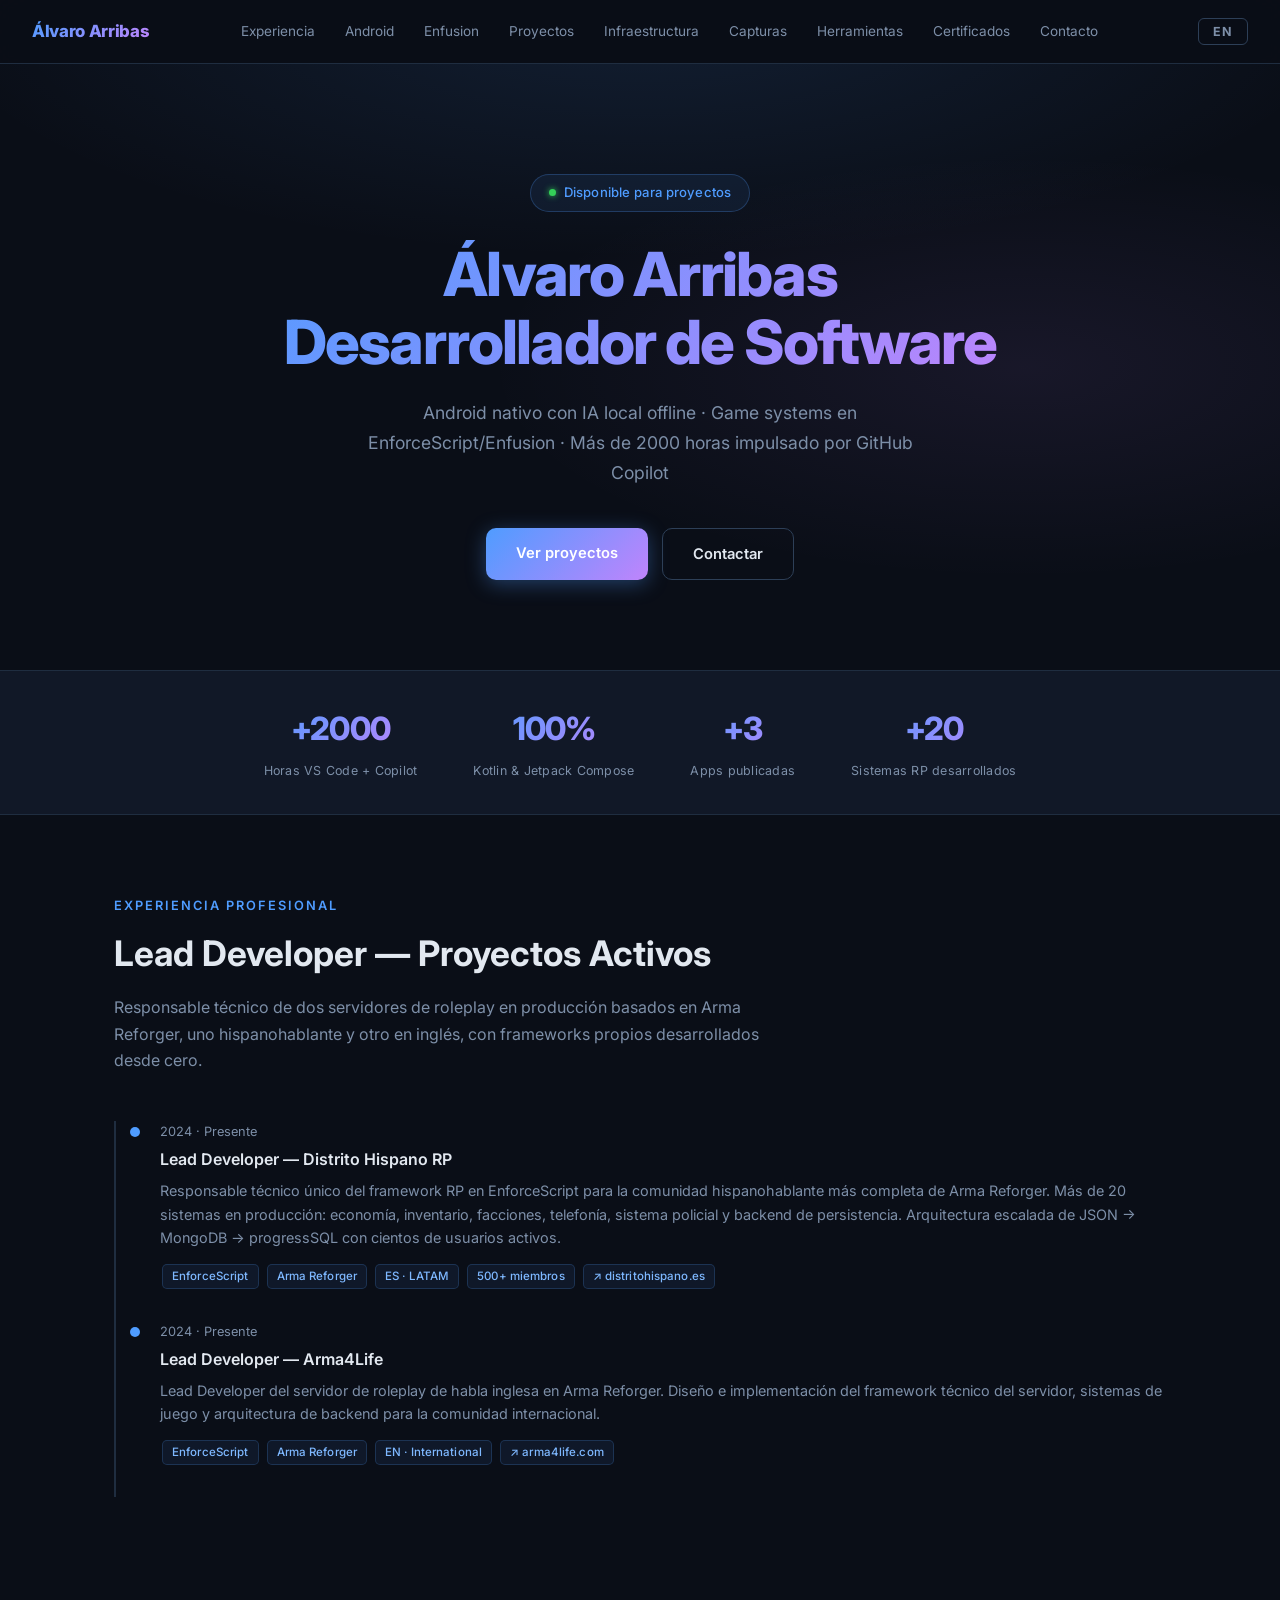
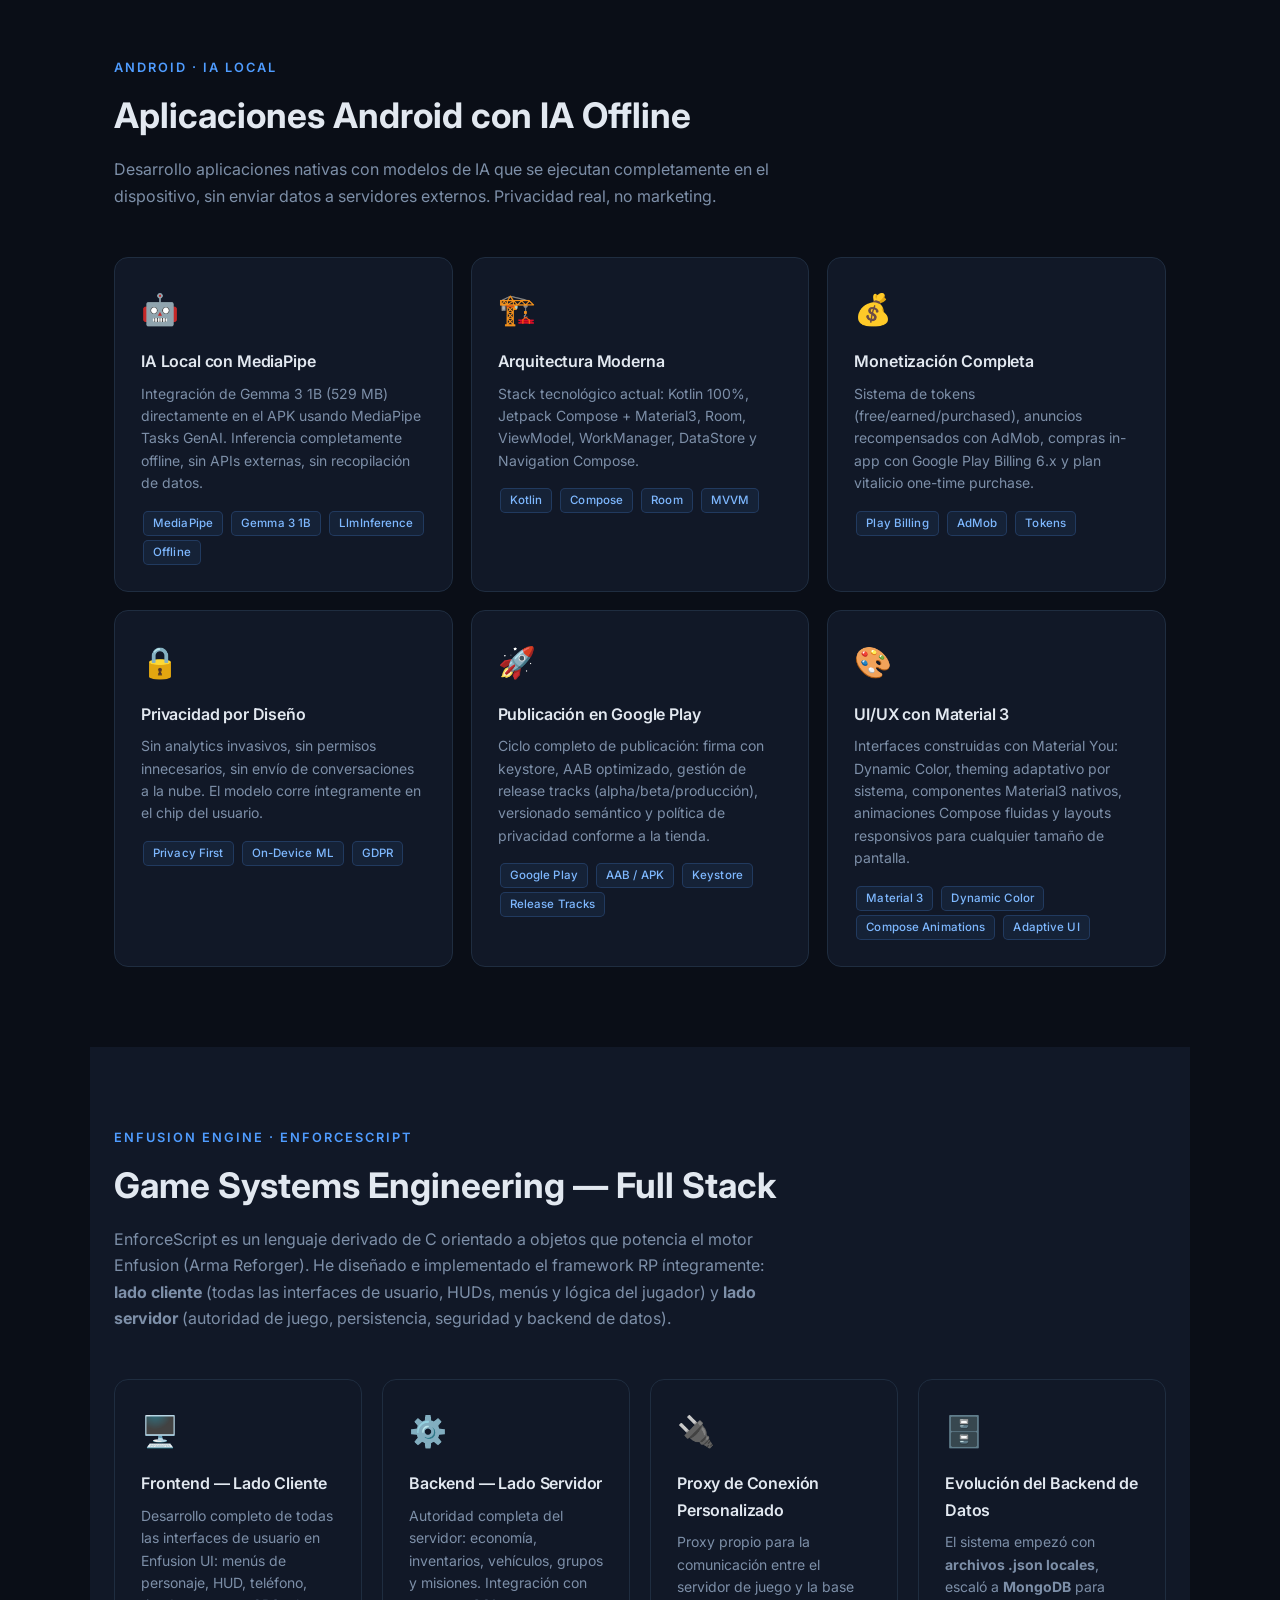
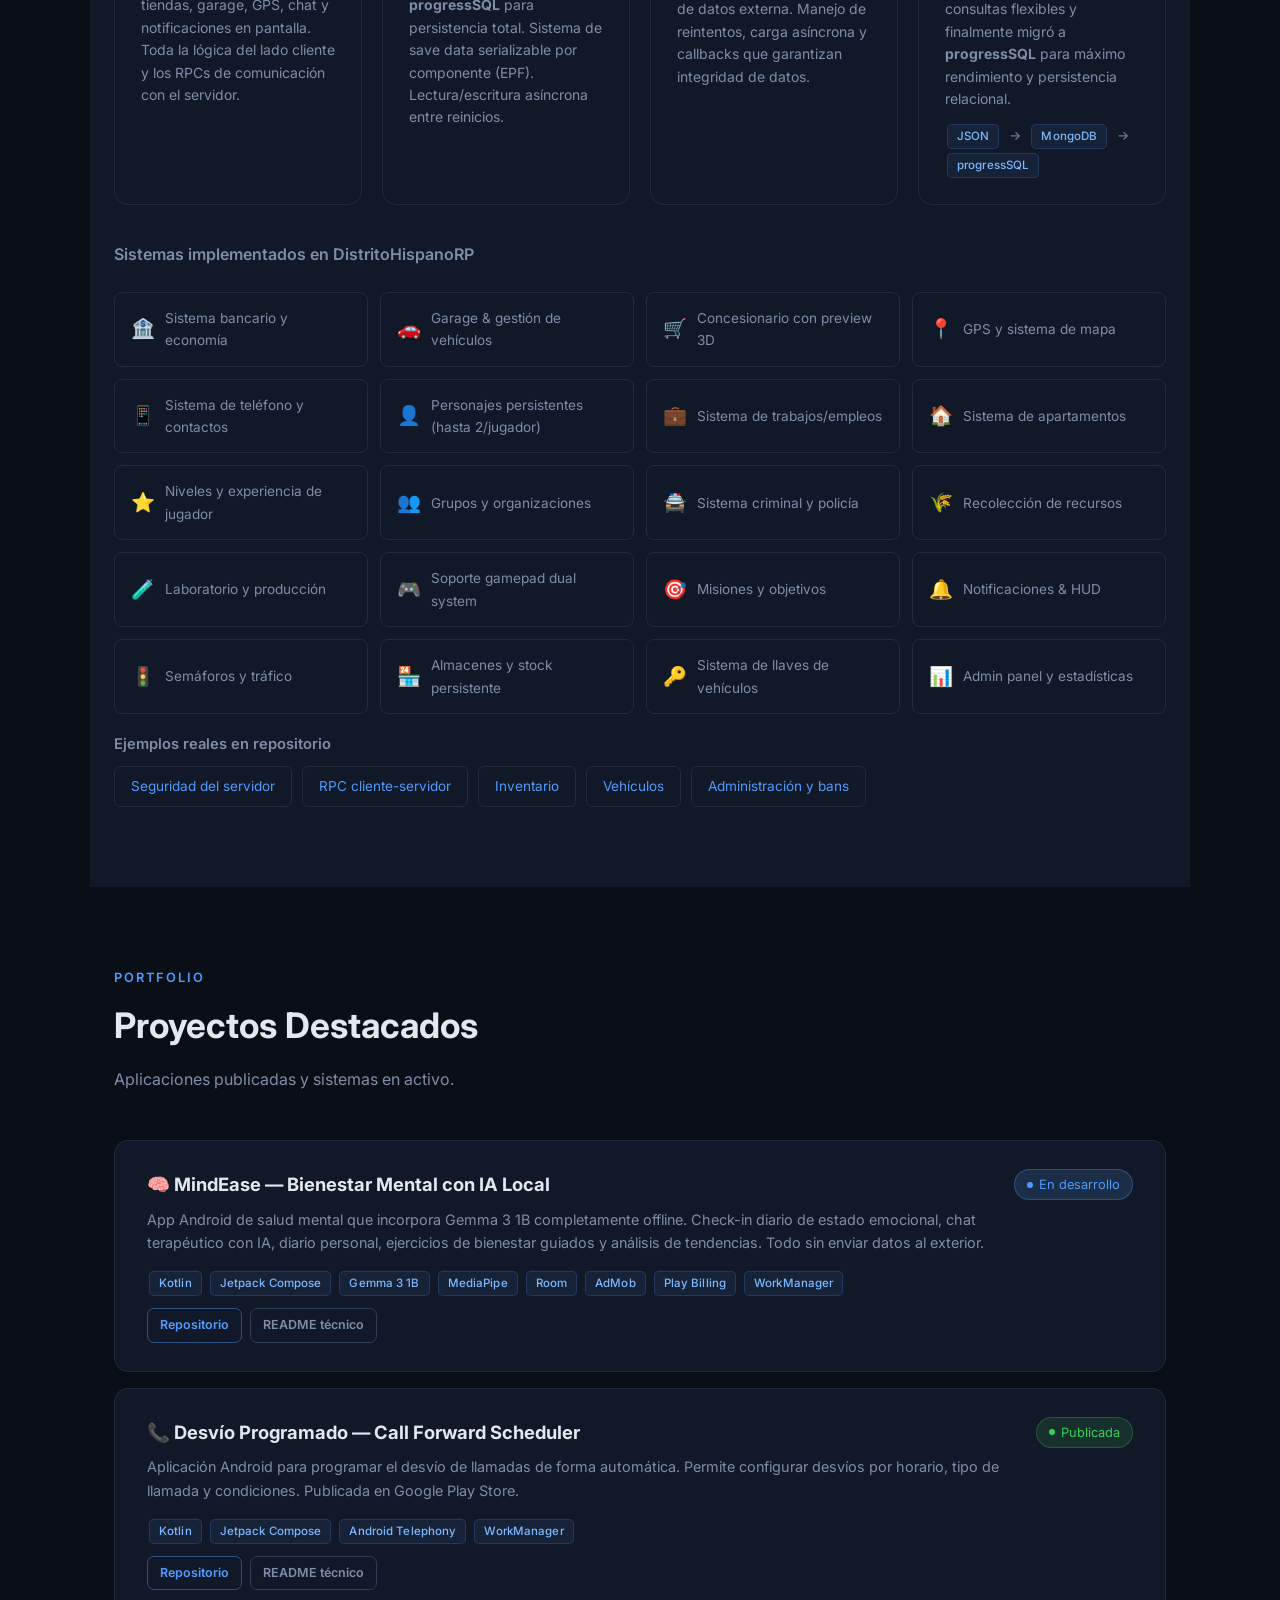
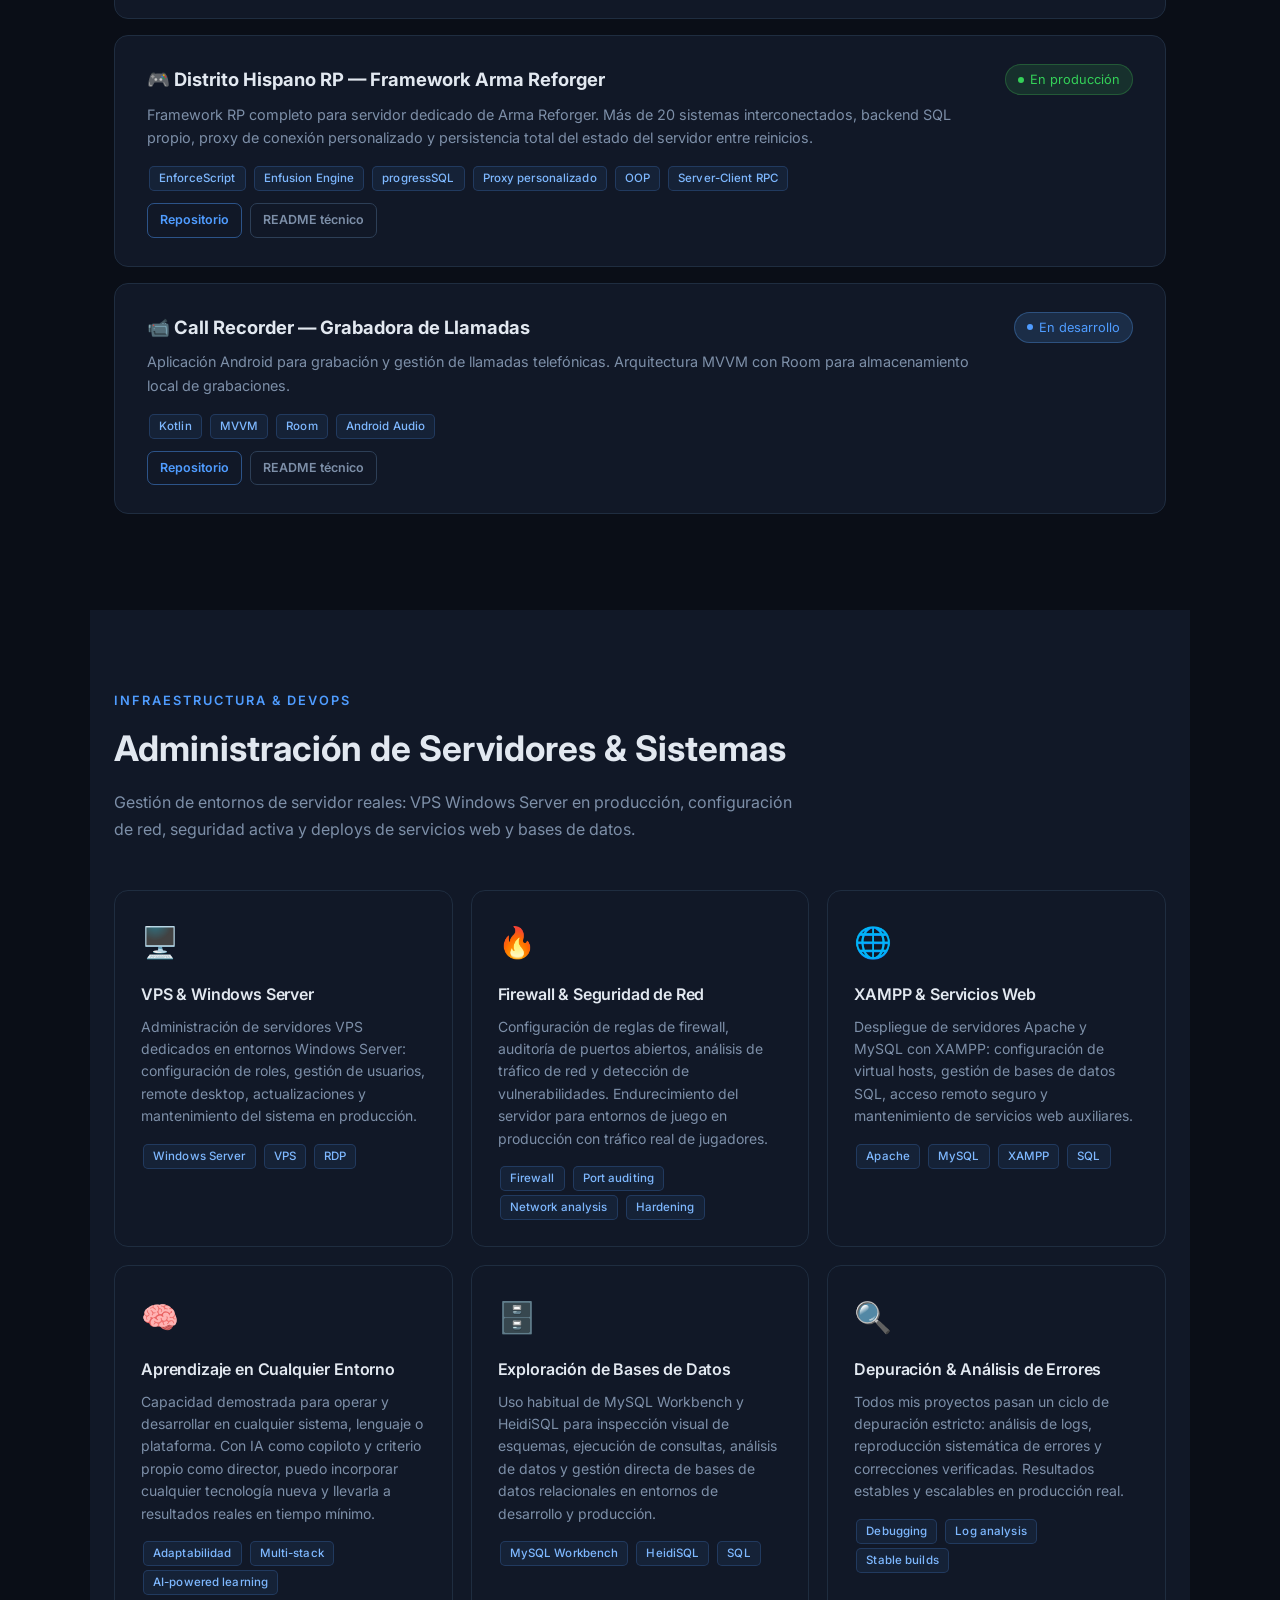
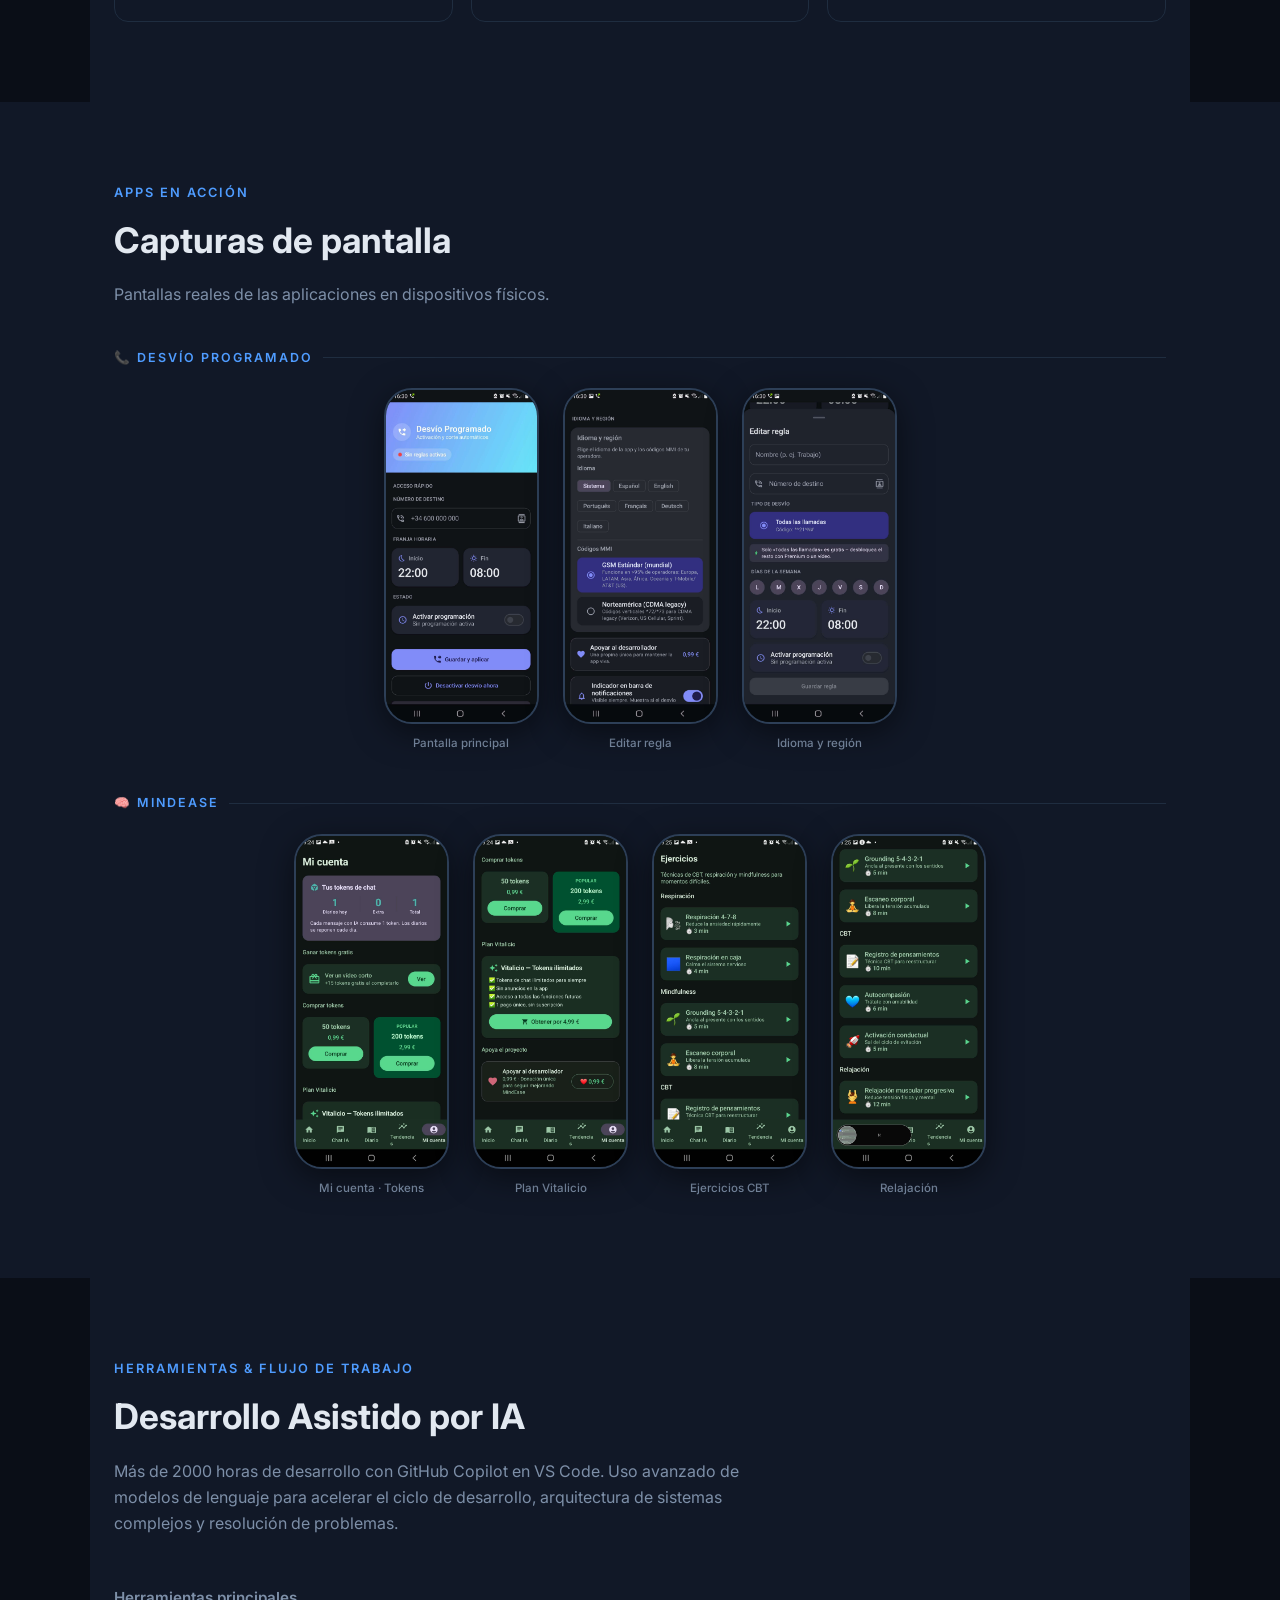
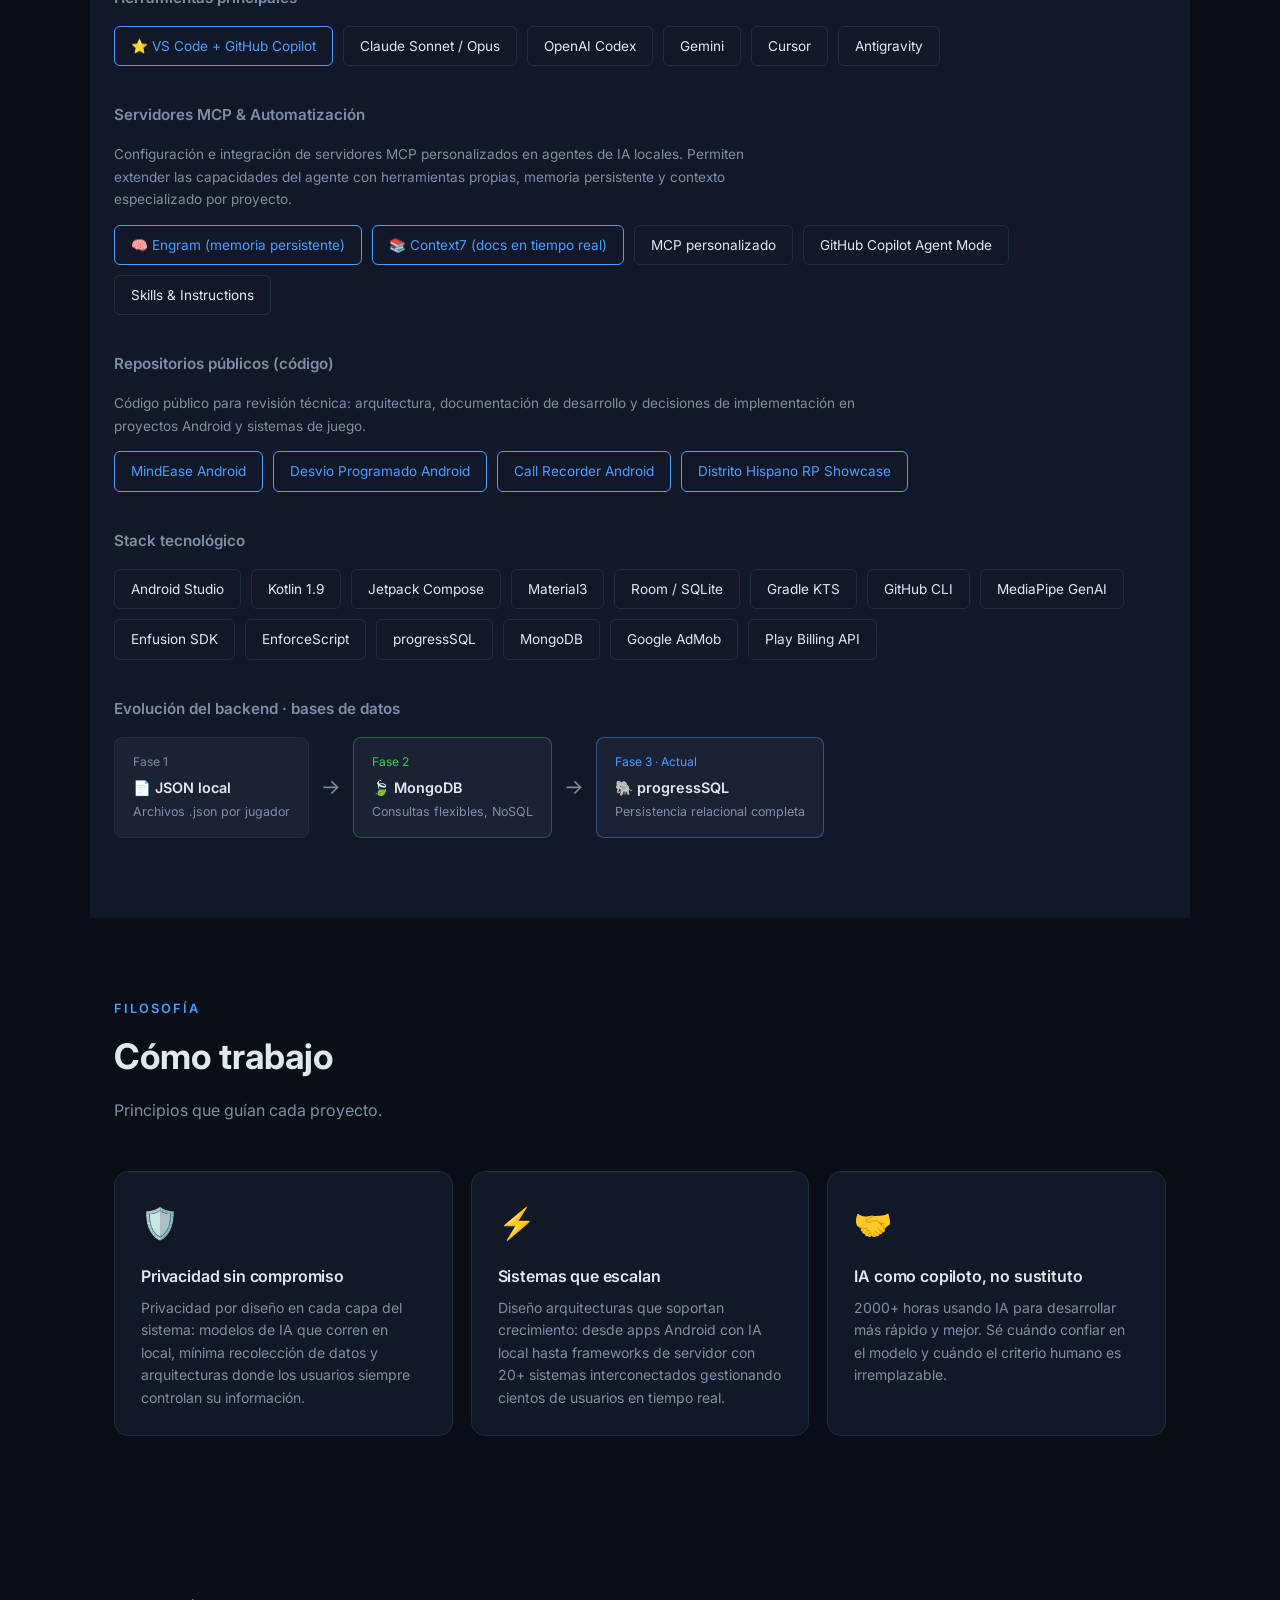
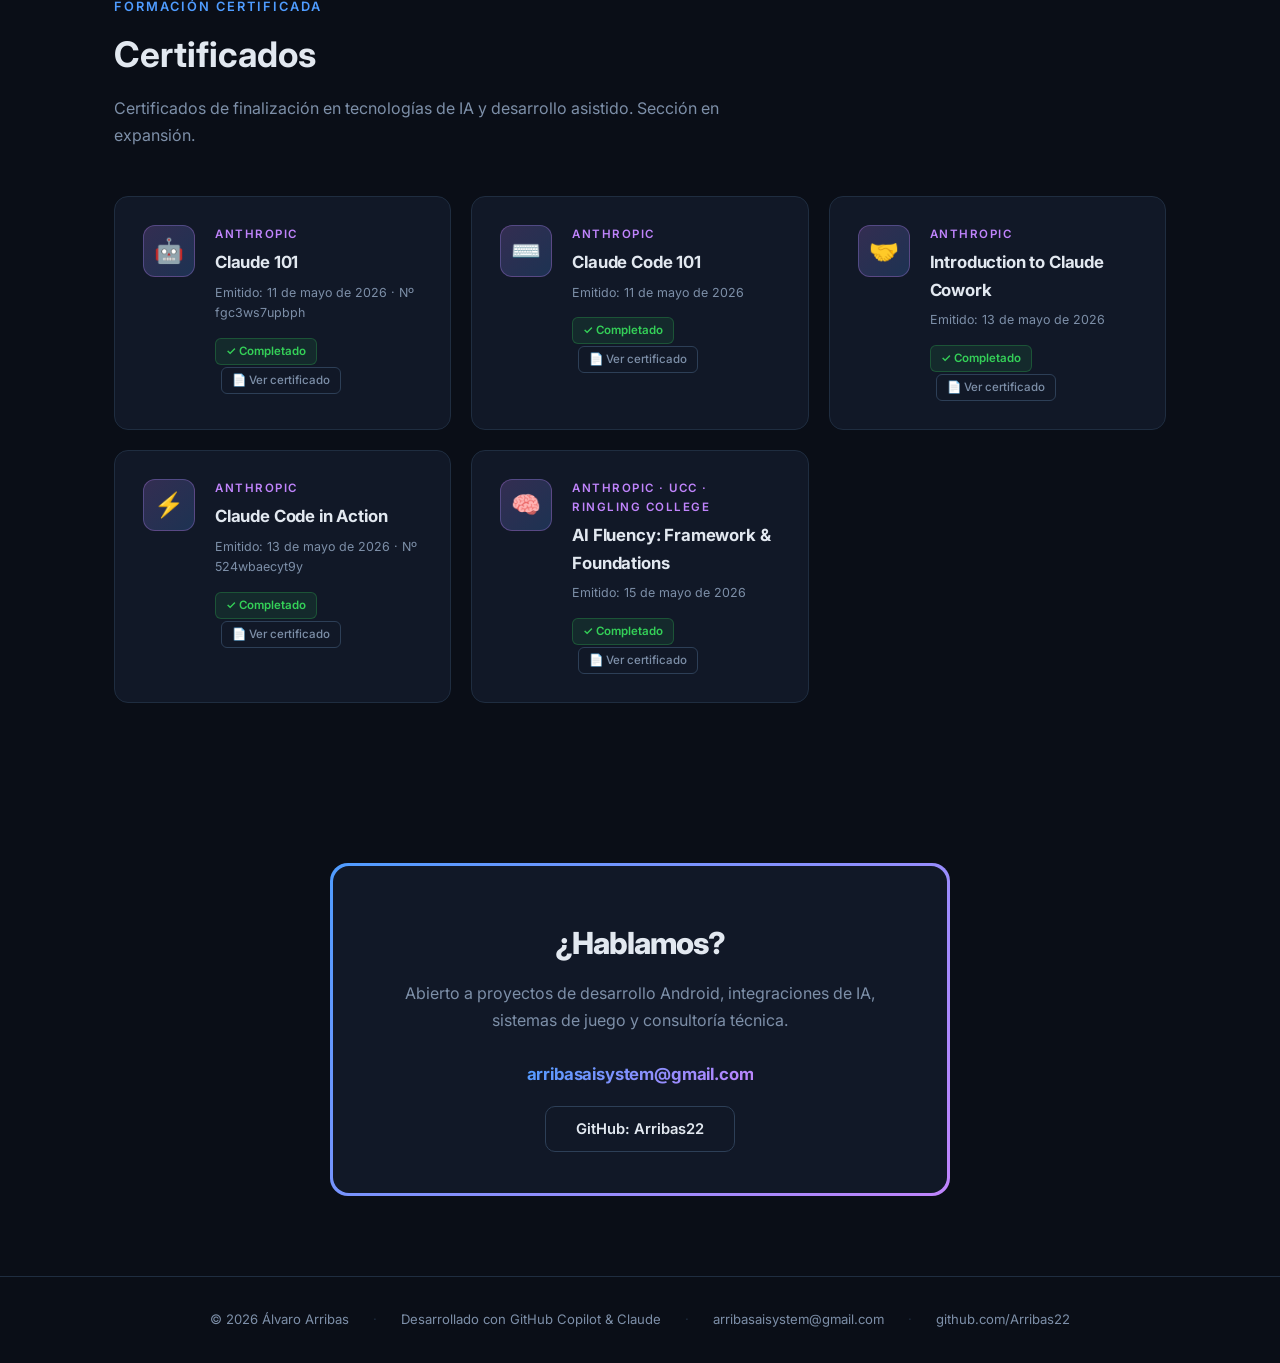
<file: portfolio/index.html>
<!DOCTYPE html>
<html lang="es">
<head>
  <meta charset="UTF-8" />
  <meta name="viewport" content="width=device-width, initial-scale=1.0" />
  <title>Álvaro Arribas — Desarrollador de Software</title>
  <meta name="description" content="Portfolio de Álvaro Arribas. Desarrollador Android con IA local, sistemas RP en EnforceScript/Enfusion y desarrollo asistido por IA." />
  <meta property="og:title" content="Álvaro Arribas — Desarrollador de Software" />
  <meta property="og:description" content="Android · IA Local · EnforceScript/Enfusion · 2000h GitHub Copilot" />
  <meta property="og:type" content="website" />
  <link rel="preconnect" href="https://fonts.googleapis.com" />
  <link rel="preconnect" href="https://fonts.gstatic.com" crossorigin />
  <link href="https://fonts.googleapis.com/css2?family=Inter:wght@400;500;600;700;800&display=swap" rel="stylesheet" />
  <style>
    :root {
      --bg: #0a0e17;
      --surface: #111827;
      --surface2: #1a2233;
      --border: #1f2d40;
      --border-bright: #2d3f57;
      --text: #e2e8f0;
      --text-muted: #7d8fa8;
      --accent: #4f9cff;
      --accent2: #34d058;
      --accent3: #ff6b6b;
      --accent4: #c084fc;
      --gradient: linear-gradient(135deg, #4f9cff 0%, #c084fc 100%);
      --glow-accent: rgba(79,156,255,0.15);
      --glow-purple: rgba(192,132,252,0.12);
    }
    * { box-sizing: border-box; margin: 0; padding: 0; }
    html { scroll-behavior: smooth; }
    ::selection { background: rgba(79,156,255,.3); color: #fff; }
    body {
      background: var(--bg);
      color: var(--text);
      font-family: 'Inter', -apple-system, BlinkMacSystemFont, "Segoe UI", sans-serif;
      line-height: 1.65;
      -webkit-font-smoothing: antialiased;
    }
    a { color: var(--accent); text-decoration: none; }
    a:hover { text-decoration: underline; }

    /* NAV */
    nav {
      position: sticky; top: 0; z-index: 100;
      background: rgba(10,14,23,0.9);
      backdrop-filter: blur(20px) saturate(1.4);
      -webkit-backdrop-filter: blur(20px) saturate(1.4);
      border-bottom: 1px solid var(--border);
      padding: 0 32px;
      display: flex; align-items: center; justify-content: space-between;
      height: 64px;
    }
    .nav-brand {
      font-weight: 800; font-size: 1.05rem; letter-spacing: -0.02em;
      background: var(--gradient); -webkit-background-clip: text; -webkit-text-fill-color: transparent;
    }
    .nav-links { display: flex; gap: 6px; font-size: 0.85rem; }
    .nav-links a {
      color: var(--text-muted); padding: 6px 12px; border-radius: 6px;
      transition: color .15s, background .15s;
    }
    .nav-links a:hover { color: var(--text); background: var(--surface); text-decoration: none; }
    .lang-toggle {
      background: transparent;
      border: 1px solid var(--border-bright);
      color: var(--text-muted);
      border-radius: 6px;
      padding: 5px 14px;
      font-size: 0.78rem;
      font-weight: 700;
      cursor: pointer;
      font-family: inherit;
      letter-spacing: 0.08em;
      transition: color .15s, border-color .15s;
      margin-left: 8px;
    }
    .lang-toggle:hover { color: var(--accent); border-color: var(--accent); }

    /* HERO */
    .hero-wrapper {
      position: relative; overflow: hidden;
      background: radial-gradient(ellipse 80% 60% at 50% -10%, rgba(79,156,255,.12) 0%, transparent 70%),
                  radial-gradient(ellipse 60% 50% at 80% 50%, rgba(192,132,252,.08) 0%, transparent 70%);
    }
    .hero {
      padding: 110px 24px 90px;
      text-align: center;
      max-width: 860px;
      margin: 0 auto;
      position: relative;
    }
    .hero-badge {
      display: inline-flex; align-items: center; gap: 8px;
      background: rgba(79,156,255,.08);
      border: 1px solid rgba(79,156,255,.25);
      border-radius: 20px;
      padding: 7px 18px;
      font-size: 0.82rem;
      color: var(--accent);
      font-weight: 500;
      margin-bottom: 28px;
      letter-spacing: 0.01em;
    }
    .hero-badge-dot {
      width: 7px; height: 7px; border-radius: 50%; background: var(--accent2);
      box-shadow: 0 0 6px var(--accent2);
      animation: pulse 2s infinite;
    }
    @keyframes pulse {
      0%, 100% { opacity: 1; transform: scale(1); }
      50% { opacity: .6; transform: scale(.85); }
    }
    .hero h1 {
      font-size: clamp(2.2rem, 5.5vw, 3.8rem);
      font-weight: 800;
      background: var(--gradient);
      -webkit-background-clip: text;
      -webkit-text-fill-color: transparent;
      line-height: 1.12;
      letter-spacing: -0.03em;
      margin-bottom: 22px;
    }
    .hero p {
      font-size: 1.1rem;
      color: var(--text-muted);
      max-width: 600px;
      margin: 0 auto 40px;
      line-height: 1.7;
    }
    .hero-cta {
      display: flex; gap: 14px; justify-content: center; flex-wrap: wrap;
    }
    .btn {
      padding: 13px 30px;
      border-radius: 10px;
      font-size: 0.92rem;
      font-weight: 600;
      cursor: pointer;
      transition: transform .15s, box-shadow .15s, opacity .15s;
      font-family: inherit;
    }
    .btn:hover { transform: translateY(-1px); text-decoration: none; }
    .btn-primary {
      background: var(--gradient);
      color: #fff;
      box-shadow: 0 4px 20px rgba(79,156,255,.35);
    }
    .btn-primary:hover { box-shadow: 0 6px 28px rgba(79,156,255,.5); }
    .btn-secondary {
      background: transparent;
      border: 1px solid var(--border-bright);
      color: var(--text);
    }
    .btn-secondary:hover { border-color: var(--accent); color: var(--accent); }

    /* STATS */
    .stats-bar {
      background: var(--surface);
      border-top: 1px solid var(--border);
      border-bottom: 1px solid var(--border);
      padding: 32px 24px;
      display: flex; justify-content: center; gap: 56px; flex-wrap: wrap;
    }
    .stat { text-align: center; }
    .stat-value {
      font-size: 2rem; font-weight: 800; letter-spacing: -0.03em;
      background: var(--gradient); -webkit-background-clip: text; -webkit-text-fill-color: transparent;
      display: block;
    }
    .stat-label { font-size: 0.78rem; color: var(--text-muted); margin-top: 2px; letter-spacing: 0.02em; }

    /* SECTIONS */
    section {
      max-width: 1100px;
      margin: 0 auto;
      padding: 80px 24px;
    }
    .section-label {
      font-size: 0.8rem;
      text-transform: uppercase;
      letter-spacing: 2px;
      color: var(--accent);
      font-weight: 600;
      margin-bottom: 8px;
    }
    .section-title {
      font-size: clamp(1.5rem, 3vw, 2.2rem);
      font-weight: 700;
      margin-bottom: 12px;
    }
    .section-desc {
      color: var(--text-muted);
      max-width: 680px;
      margin-bottom: 48px;
    }

    /* CARDS GRID */
    .cards-grid {
      display: grid;
      grid-template-columns: repeat(auto-fit, minmax(280px, 1fr));
      gap: 18px;
    }
    .card {
      background: var(--surface);
      border: 1px solid var(--border);
      border-radius: 14px;
      padding: 26px;
      transition: border-color .2s, transform .2s, box-shadow .2s;
      position: relative; overflow: hidden;
    }
    .card::before {
      content: '';
      position: absolute; inset: 0; opacity: 0;
      background: radial-gradient(circle at top left, var(--glow-accent), transparent 70%);
      transition: opacity .3s;
      pointer-events: none;
    }
    .card:hover { border-color: var(--accent); transform: translateY(-3px); box-shadow: 0 8px 32px rgba(0,0,0,.4); }
    .card:hover::before { opacity: 1; }
    .card-icon { font-size: 1.9rem; margin-bottom: 14px; }
    .card h3 { font-size: 1rem; margin-bottom: 8px; font-weight: 600; letter-spacing: -0.01em; }
    .card p { font-size: 0.875rem; color: var(--text-muted); line-height: 1.6; }
    .tag {
      display: inline-block;
      background: rgba(79,156,255,.08);
      border: 1px solid rgba(79,156,255,.2);
      border-radius: 5px;
      padding: 2px 9px;
      font-size: 0.72rem;
      color: #7eb8ff;
      font-weight: 500;
      margin: 4px 2px 0;
      letter-spacing: 0.01em;
    }

    /* PROJECTS */
    .project-card {
      background: var(--surface);
      border: 1px solid var(--border);
      border-radius: 14px;
      padding: 28px 32px;
      margin-bottom: 16px;
      display: grid;
      grid-template-columns: 1fr auto;
      gap: 24px;
      align-items: start;
      transition: border-color .2s, box-shadow .2s, transform .2s;
    }
    .project-card:hover { border-color: var(--accent); box-shadow: 0 4px 24px rgba(79,156,255,.1); transform: translateY(-1px); }
    .project-title { font-size: 1.15rem; font-weight: 700; margin-bottom: 8px; }
    .project-desc { font-size: 0.9rem; color: var(--text-muted); margin-bottom: 12px; }
    .project-links { display: flex; flex-wrap: wrap; gap: 8px; margin-top: 12px; }
    .project-link {
      display: inline-flex; align-items: center; justify-content: center;
      border: 1px solid var(--border-bright);
      border-radius: 7px;
      padding: 6px 12px;
      font-size: 0.78rem;
      font-weight: 600;
      color: var(--text-muted);
      transition: color .15s, border-color .15s, background .15s;
    }
    .project-link:hover { color: var(--accent); border-color: var(--accent); background: rgba(79,156,255,.08); text-decoration: none; }
    .project-link.primary { color: var(--accent); border-color: rgba(79,156,255,.45); }
    .project-status {
      display: inline-flex; align-items: center; gap: 6px;
      font-size: 0.8rem; padding: 4px 12px; border-radius: 20px;
      white-space: nowrap;
    }
    .status-live { background: rgba(63,185,80,.15); color: var(--accent2); border: 1px solid rgba(63,185,80,.3); }
    .status-dev  { background: rgba(88,166,255,.15); color: var(--accent); border: 1px solid rgba(88,166,255,.3); }
    .dot { width: 6px; height: 6px; border-radius: 50%; background: currentColor; }

    /* SYSTEMS LIST */
    .systems-list {
      display: grid;
      grid-template-columns: repeat(auto-fit, minmax(220px, 1fr));
      gap: 12px;
      margin-top: 24px;
    }
    .system-item {
      background: var(--surface);
      border: 1px solid var(--border);
      border-radius: 8px;
      padding: 14px 16px;
      display: flex; align-items: center; gap: 10px;
    }
    .system-item span:first-child { font-size: 1.2rem; }
    .system-item span:last-child { font-size: 0.85rem; color: var(--text-muted); }
    .systems-evidence { margin-top: 18px; }
    .systems-evidence .tools-grid a { text-decoration: none; }

    /* TOOLS */
    .tools-grid {
      display: flex; flex-wrap: wrap; gap: 10px;
    }
    .tool-chip {
      background: var(--surface);
      border: 1px solid var(--border);
      border-radius: 6px;
      padding: 8px 16px;
      font-size: 0.85rem;
      display: flex; align-items: center; gap: 8px;
    }
    .tool-primary { border-color: var(--accent); color: var(--accent); }

    /* TIMELINE */
    .timeline { padding-left: 20px; border-left: 2px solid var(--border); }
    .timeline-item { position: relative; padding: 0 0 32px 24px; }
    .timeline-item::before {
      content: '';
      position: absolute; left: -6px; top: 6px;
      width: 10px; height: 10px;
      border-radius: 50%; background: var(--accent);
    }
    .timeline-date { font-size: 0.8rem; color: var(--text-muted); margin-bottom: 4px; }
    .timeline-title { font-weight: 600; margin-bottom: 6px; }
    .timeline-body { font-size: 0.9rem; color: var(--text-muted); }

    /* SCREENSHOTS */
    .screenshots-section { background: var(--surface); padding: 80px 0; }
    .screenshot-grid {
      display: flex;
      flex-wrap: wrap;
      gap: 24px;
      justify-content: center;
    }
    .screenshot-wrap {
      display: flex; flex-direction: column; align-items: center; gap: 10px;
      width: 155px; flex-shrink: 0;
    }
    .phone-frame {
      background: var(--bg);
      border: 2px solid var(--border-bright);
      border-radius: 28px;
      overflow: hidden;
      width: 100%;
      aspect-ratio: 9/19.5;
      display: flex; align-items: center; justify-content: center;
      position: relative;
      box-shadow: 0 8px 32px rgba(0,0,0,.5), 0 0 0 1px rgba(255,255,255,.04) inset;
      transition: transform .2s, box-shadow .2s;
    }
    .phone-frame:hover { transform: translateY(-4px) scale(1.02); box-shadow: 0 16px 48px rgba(0,0,0,.6), 0 0 0 1px rgba(255,255,255,.06) inset; }
    .phone-frame img {
      width: 100%; height: 100%; object-fit: cover;
    }
    .phone-frame .placeholder-screen {
      display: flex; flex-direction: column; align-items: center;
      justify-content: center; gap: 8px; padding: 16px; text-align: center;
    }
    .phone-frame .placeholder-screen span { font-size: 2rem; }
    .phone-frame .placeholder-screen p { font-size: 0.7rem; color: var(--text-muted); }
    .screenshot-label { font-size: 0.72rem; color: var(--text-muted); text-align: center; font-weight: 500; }
    .app-group-title {
      font-size: 0.78rem; font-weight: 600; color: var(--accent);
      text-transform: uppercase; letter-spacing: 2px;
      margin: 40px 0 20px;
      display: flex; align-items: center; gap: 10px;
    }
    .app-group-title::after {
      content: ''; flex: 1; height: 1px; background: var(--border);
    }

    /* CERTIFICATES */
    .cert-grid {
      display: grid;
      grid-template-columns: repeat(auto-fit, minmax(300px, 1fr));
      gap: 20px;
    }
    .cert-card {
      background: var(--surface);
      border: 1px solid var(--border);
      border-radius: 14px;
      padding: 28px;
      display: flex; gap: 20px; align-items: flex-start;
      transition: border-color .2s, transform .2s, box-shadow .2s;
      position: relative; overflow: hidden;
    }
    .cert-card::before {
      content: '';
      position: absolute; inset: 0; opacity: 0;
      background: radial-gradient(circle at top right, var(--glow-purple), transparent 60%);
      transition: opacity .3s; pointer-events: none;
    }
    .cert-card:hover { border-color: var(--accent4); transform: translateY(-2px); box-shadow: 0 8px 32px rgba(192,132,252,.12); }
    .cert-card:hover::before { opacity: 1; }
    .cert-logo {
      width: 52px; height: 52px; border-radius: 12px;
      display: flex; align-items: center; justify-content: center;
      font-size: 1.5rem; flex-shrink: 0;
      background: linear-gradient(135deg, rgba(192,132,252,.2), rgba(79,156,255,.2));
      border: 1px solid rgba(192,132,252,.3);
    }
    .cert-body { flex: 1; }
    .cert-issuer { font-size: 0.72rem; color: var(--accent4); font-weight: 600; text-transform: uppercase; letter-spacing: 1.5px; margin-bottom: 5px; }
    .cert-title { font-size: 1.05rem; font-weight: 700; margin-bottom: 6px; letter-spacing: -0.01em; }
    .cert-meta { font-size: 0.78rem; color: var(--text-muted); margin-bottom: 12px; }
    .cert-badge {
      display: inline-flex; align-items: center; gap: 5px;
      background: rgba(52,208,88,.1); border: 1px solid rgba(52,208,88,.25);
      color: var(--accent2); border-radius: 6px;
      padding: 3px 10px; font-size: 0.72rem; font-weight: 600;
    }
    .cert-link {
      display: inline-flex; align-items: center; gap: 5px;
      border: 1px solid var(--border-bright);
      color: var(--text-muted); border-radius: 6px;
      padding: 3px 10px; font-size: 0.72rem; font-weight: 500;
      margin-left: 6px;
      transition: color .15s, border-color .15s;
    }
    .cert-link:hover { color: var(--accent); border-color: var(--accent); text-decoration: none; }

    /* CONTACT */
    .contact-box {
      position: relative;
      border-radius: 18px;
      padding: 3px;
      background: var(--gradient);
      max-width: 620px;
      margin: 0 auto;
    }
    .contact-inner {
      background: var(--surface);
      border-radius: 16px;
      padding: 52px 48px;
      text-align: center;
    }
    .contact-box h2 { font-size: 1.9rem; margin-bottom: 12px; font-weight: 800; letter-spacing: -0.03em; }
    .contact-box p { color: var(--text-muted); margin-bottom: 28px; line-height: 1.65; }
    .contact-email {
      display: inline-block;
      font-size: 1.05rem;
      background: var(--gradient);
      -webkit-background-clip: text;
      -webkit-text-fill-color: transparent;
      font-weight: 700;
      letter-spacing: -0.01em;
    }

    /* FOOTER */
    footer {
      border-top: 1px solid var(--border);
      padding: 32px 24px;
      font-size: 0.82rem;
      color: var(--text-muted);
      display: flex; align-items: center; justify-content: center; gap: 24px;
      flex-wrap: wrap;
    }
    footer a { color: var(--text-muted); }
    footer a:hover { color: var(--accent); text-decoration: none; }

    /* RESPONSIVE */
    @media (max-width: 768px) {
      .project-card { grid-template-columns: 1fr; }
      .stats-bar { gap: 28px; }
      nav .nav-links { display: none; }
      .hero { padding: 80px 20px 60px; }
      .screenshot-wrap { width: 140px; }
      .contact-inner { padding: 36px 24px; }
    }
  </style>
</head>
<body>

<!-- NAV -->
<nav>
  <span class="nav-brand">Álvaro Arribas</span>
  <div class="nav-links">
    <a href="#experience" data-i18n="nav.exp">Experiencia</a>
    <a href="#android" data-i18n="nav.android">Android</a>
    <a href="#enfusion" data-i18n="nav.enfusion">Enfusion</a>
    <a href="#proyectos" data-i18n="nav.projects">Proyectos</a>
    <a href="#infra" data-i18n="nav.infra">Infraestructura</a>
    <a href="#capturas" data-i18n="nav.screenshots">Capturas</a>
    <a href="#tools" data-i18n="nav.tools">Herramientas</a>
    <a href="#certificados" data-i18n="nav.certs">Certificados</a>
    <a href="#contacto" data-i18n="nav.contact">Contacto</a>
  </div>
  <button class="lang-toggle" id="lang-btn" onclick="toggleLang()">EN</button>
</nav>

<!-- HERO -->
<div class="hero-wrapper">
<div class="hero">
  <div class="hero-badge"><span class="hero-badge-dot"></span><span data-i18n="hero.badge">Disponible para proyectos</span></div>
  <h1>Álvaro Arribas<br/><span data-i18n="hero.subtitle">Desarrollador de Software</span></h1>
  <p data-i18n="hero.desc">Android nativo con IA local offline &middot; Game systems en EnforceScript/Enfusion &middot; Más de 2000 horas impulsado por GitHub Copilot</p>
  <div class="hero-cta">
    <a href="#proyectos" class="btn btn-primary" data-i18n="hero.cta1">Ver proyectos</a>
    <a href="#contacto" class="btn btn-secondary" data-i18n="hero.cta2">Contactar</a>
  </div>
</div>
</div>

<!-- STATS BAR -->
<div class="stats-bar">
  <div class="stat">
    <span class="stat-value">+2000</span>
    <span class="stat-label" data-i18n="stat1.label">Horas VS Code + Copilot</span>
  </div>
  <div class="stat">
    <span class="stat-value">100%</span>
    <span class="stat-label" data-i18n="stat2.label">Kotlin &amp; Jetpack Compose</span>
  </div>
  <div class="stat">
    <span class="stat-value">+3</span>
    <span class="stat-label" data-i18n="stat3.label">Apps publicadas</span>
  </div>
  <div class="stat">
    <span class="stat-value">+20</span>
    <span class="stat-label" data-i18n="stat4.label">Sistemas RP desarrollados</span>
  </div>
</div>

<!-- EXPERIENCIA PROFESIONAL -->
<section id="experience">
  <div class="section-label" data-i18n="exp.label">Experiencia Profesional</div>
  <h2 class="section-title" data-i18n="exp.title">Lead Developer — Proyectos Activos</h2>
  <p class="section-desc" data-i18n="exp.desc">Responsable técnico de dos servidores de roleplay en producción basados en Arma Reforger, uno hispanohablante y otro en inglés, con frameworks propios desarrollados desde cero.</p>
  <div class="timeline">
    <div class="timeline-item">
      <div class="timeline-date" data-i18n="exp.e1.date">2024 · Presente</div>
      <div class="timeline-title" data-i18n="exp.e1.title">Lead Developer — Distrito Hispano RP</div>
      <div class="timeline-body" data-i18n="exp.e1.body">Responsable técnico único del framework RP en EnforceScript para la comunidad hispanohablante más completa de Arma Reforger. Más de 20 sistemas en producción: economía, inventario, facciones, telefonía, sistema policial y backend de persistencia. Arquitectura escalada de JSON → MongoDB → progressSQL con cientos de usuarios activos.</div>
      <div style="margin-top:10px">
        <span class="tag">EnforceScript</span>
        <span class="tag">Arma Reforger</span>
        <span class="tag">ES · LATAM</span>
        <span class="tag">500+ miembros</span>
        <a href="https://distritohispano.es/" target="_blank" rel="noopener noreferrer" class="tag" style="text-decoration:none">↗ distritohispano.es</a>
      </div>
    </div>
    <div class="timeline-item">
      <div class="timeline-date" data-i18n="exp.e2.date">2024 · Presente</div>
      <div class="timeline-title" data-i18n="exp.e2.title">Lead Developer — Arma4Life</div>
      <div class="timeline-body" data-i18n="exp.e2.body">Lead Developer del servidor de roleplay de habla inglesa en Arma Reforger. Diseño e implementación del framework técnico del servidor, sistemas de juego y arquitectura de backend para la comunidad internacional.</div>
      <div style="margin-top:10px">
        <span class="tag">EnforceScript</span>
        <span class="tag">Arma Reforger</span>
        <span class="tag">EN · International</span>
        <a href="https://arma4life.com/" target="_blank" rel="noopener noreferrer" class="tag" style="text-decoration:none">↗ arma4life.com</a>
      </div>
    </div>
  </div>
</section>

<!-- ANDROID + IA -->
<section id="android">
  <div class="section-label" data-i18n="android.label">Android · IA Local</div>
  <h2 class="section-title" data-i18n="android.title">Aplicaciones Android con IA Offline</h2>
  <p class="section-desc" data-i18n="android.desc">Desarrollo aplicaciones nativas con modelos de IA que se ejecutan completamente en el dispositivo, sin enviar datos a servidores externos. Privacidad real, no marketing.</p>

  <div class="cards-grid">
    <div class="card">
      <div class="card-icon">🤖</div>
      <h3 data-i18n="c.ai.h">IA Local con MediaPipe</h3>
      <p data-i18n="c.ai.p">Integración de Gemma 3 1B (529 MB) directamente en el APK usando MediaPipe Tasks GenAI. Inferencia completamente offline, sin APIs externas, sin recopilación de datos.</p>
      <div style="margin-top:12px">
        <span class="tag">MediaPipe</span>
        <span class="tag">Gemma 3 1B</span>
        <span class="tag">LlmInference</span>
        <span class="tag">Offline</span>
      </div>
    </div>
    <div class="card">
      <div class="card-icon">🏗️</div>
      <h3 data-i18n="c.arch.h">Arquitectura Moderna</h3>
      <p data-i18n="c.arch.p">Stack tecnológico actual: Kotlin 100%, Jetpack Compose + Material3, Room, ViewModel, WorkManager, DataStore y Navigation Compose.</p>
      <div style="margin-top:12px">
        <span class="tag">Kotlin</span>
        <span class="tag">Compose</span>
        <span class="tag">Room</span>
        <span class="tag">MVVM</span>
      </div>
    </div>
    <div class="card">
      <div class="card-icon">💰</div>
      <h3 data-i18n="c.money.h">Monetización Completa</h3>
      <p data-i18n="c.money.p">Sistema de tokens (free/earned/purchased), anuncios recompensados con AdMob, compras in-app con Google Play Billing 6.x y plan vitalicio one-time purchase.</p>
      <div style="margin-top:12px">
        <span class="tag">Play Billing</span>
        <span class="tag">AdMob</span>
        <span class="tag">Tokens</span>
      </div>
    </div>
    <div class="card">
      <div class="card-icon">🔒</div>
      <h3 data-i18n="c.priv.h">Privacidad por Diseño</h3>
      <p data-i18n="c.priv.p">Sin analytics invasivos, sin permisos innecesarios, sin envío de conversaciones a la nube. El modelo corre íntegramente en el chip del usuario.</p>
      <div style="margin-top:12px">
        <span class="tag">Privacy First</span>
        <span class="tag">On-Device ML</span>
        <span class="tag">GDPR</span>
      </div>
    </div>
    <div class="card">
      <div class="card-icon">🚀</div>
      <h3 data-i18n="c.play.h">Publicación en Google Play</h3>
      <p data-i18n="c.play.p">Ciclo completo de publicación: firma con keystore, AAB optimizado, gestión de release tracks (alpha/beta/producción), versionado semántico y política de privacidad conforme a la tienda.</p>
      <div style="margin-top:12px">
        <span class="tag">Google Play</span>
        <span class="tag">AAB / APK</span>
        <span class="tag">Keystore</span>
        <span class="tag">Release Tracks</span>
      </div>
    </div>
    <div class="card">
      <div class="card-icon">🎨</div>
      <h3 data-i18n="c.ui.h">UI/UX con Material 3</h3>
      <p data-i18n="c.ui.p">Interfaces construidas con Material You: Dynamic Color, theming adaptativo por sistema, componentes Material3 nativos, animaciones Compose fluidas y layouts responsivos para cualquier tamaño de pantalla.</p>
      <div style="margin-top:12px">
        <span class="tag">Material 3</span>
        <span class="tag">Dynamic Color</span>
        <span class="tag">Compose Animations</span>
        <span class="tag">Adaptive UI</span>
      </div>
    </div>
  </div>
</section>

<!-- ENFUSION -->
<section id="enfusion" style="background: var(--surface); padding: 80px 0;">
  <div style="max-width:1100px; margin:0 auto; padding:0 24px;">
    <div class="section-label" data-i18n="enf.label">Enfusion Engine · EnforceScript</div>
    <h2 class="section-title" data-i18n="enf.title">Game Systems Engineering — Full Stack</h2>
    <p class="section-desc" data-i18n="enf.desc">EnforceScript es un lenguaje derivado de C orientado a objetos que potencia el motor Enfusion (Arma Reforger). He diseñado e implementado el framework RP íntegramente: <strong>lado cliente</strong> (todas las interfaces de usuario, HUDs, menús y lógica del jugador) y <strong>lado servidor</strong> (autoridad de juego, persistencia, seguridad y backend de datos).</p>

    <div style="display:grid; grid-template-columns:repeat(auto-fit,minmax(240px,1fr)); gap:20px; margin-bottom:36px;">
      <div class="card">
        <div class="card-icon">🖥️</div>
        <h3 data-i18n="enf.c1.h">Frontend — Lado Cliente</h3>
        <p data-i18n="enf.c1.p">Desarrollo completo de todas las interfaces de usuario en Enfusion UI: menús de personaje, HUD, teléfono, tiendas, garage, GPS, chat y notificaciones en pantalla. Toda la lógica del lado cliente y los RPCs de comunicación con el servidor.</p>
      </div>
      <div class="card">
        <div class="card-icon">⚙️</div>
        <h3 data-i18n="enf.c2.h">Backend — Lado Servidor</h3>
        <p data-i18n="enf.c2.p">Autoridad completa del servidor: economía, inventarios, vehículos, grupos y misiones. Integración con <strong>progressSQL</strong> para persistencia total. Sistema de save data serializable por componente (EPF). Lectura/escritura asíncrona entre reinicios.</p>
      </div>
      <div class="card">
        <div class="card-icon">🔌</div>
        <h3 data-i18n="enf.c3.h">Proxy de Conexión Personalizado</h3>
        <p data-i18n="enf.c3.p">Proxy propio para la comunicación entre el servidor de juego y la base de datos externa. Manejo de reintentos, carga asíncrona y callbacks que garantizan integridad de datos.</p>
      </div>
      <div class="card">
        <div class="card-icon">🗄️</div>
        <h3 data-i18n="enf.c4.h">Evolución del Backend de Datos</h3>
        <p data-i18n="enf.c4.p">El sistema empezó con <strong>archivos .json locales</strong>, escaló a <strong>MongoDB</strong> para consultas flexibles y finalmente migró a <strong>progressSQL</strong> para máximo rendimiento y persistencia relacional.</p>
        <div style="margin-top:10px">
          <span class="tag">JSON</span>
          <span style="color:var(--text-muted);font-size:.8rem;margin:0 4px">→</span>
          <span class="tag">MongoDB</span>
          <span style="color:var(--text-muted);font-size:.8rem;margin:0 4px">→</span>
          <span class="tag">progressSQL</span>
        </div>
      </div>
    </div>

    <h3 style="font-size:1rem; font-weight:600; margin-bottom:16px; color:var(--text-muted)" data-i18n="enf.sys">Sistemas implementados en DistritoHispanoRP</h3>
    <div class="systems-list">
      <div class="system-item"><span>🏦</span><span>Sistema bancario y economía</span></div>
      <div class="system-item"><span>🚗</span><span>Garage &amp; gestión de vehículos</span></div>
      <div class="system-item"><span>🛒</span><span>Concesionario con preview 3D</span></div>
      <div class="system-item"><span>📍</span><span>GPS y sistema de mapa</span></div>
      <div class="system-item"><span>📱</span><span>Sistema de teléfono y contactos</span></div>
      <div class="system-item"><span>👤</span><span>Personajes persistentes (hasta 2/jugador)</span></div>
      <div class="system-item"><span>💼</span><span>Sistema de trabajos/empleos</span></div>
      <div class="system-item"><span>🏠</span><span>Sistema de apartamentos</span></div>
      <div class="system-item"><span>⭐</span><span>Niveles y experiencia de jugador</span></div>
      <div class="system-item"><span>👥</span><span>Grupos y organizaciones</span></div>
      <div class="system-item"><span>🚔</span><span>Sistema criminal y policía</span></div>
      <div class="system-item"><span>🌾</span><span>Recolección de recursos</span></div>
      <div class="system-item"><span>🧪</span><span>Laboratorio y producción</span></div>
      <div class="system-item"><span>🎮</span><span>Soporte gamepad dual system</span></div>
      <div class="system-item"><span>🎯</span><span>Misiones y objetivos</span></div>
      <div class="system-item"><span>🔔</span><span>Notificaciones &amp; HUD</span></div>
      <div class="system-item"><span>🚦</span><span>Semáforos y tráfico</span></div>
      <div class="system-item"><span>🏪</span><span>Almacenes y stock persistente</span></div>
      <div class="system-item"><span>🔑</span><span>Sistema de llaves de vehículos</span></div>
      <div class="system-item"><span>📊</span><span>Admin panel y estadísticas</span></div>
    </div>
    <div class="systems-evidence">
      <h4 style="font-size:0.92rem; font-weight:600; margin:16px 0 10px; color:var(--text-muted);" data-i18n="enf.examples.h">Ejemplos reales en repositorio</h4>
      <div class="tools-grid">
        <a class="tool-chip" href="https://github.com/Arribas22/distrito-hispano-rp-showcase/blob/main/Scripts/Game/Core/EL_ServerSecurityComponent.c" target="_blank" rel="noopener noreferrer" data-i18n="enf.examples.1">Seguridad del servidor</a>
        <a class="tool-chip" href="https://github.com/Arribas22/distrito-hispano-rp-showcase/blob/main/Scripts/Game/Core/EL_UIRPCComponent.c" target="_blank" rel="noopener noreferrer" data-i18n="enf.examples.2">RPC cliente-servidor</a>
        <a class="tool-chip" href="https://github.com/Arribas22/distrito-hispano-rp-showcase/tree/main/Scripts/Game/Components/InventorySystem" target="_blank" rel="noopener noreferrer" data-i18n="enf.examples.3">Inventario</a>
        <a class="tool-chip" href="https://github.com/Arribas22/distrito-hispano-rp-showcase/tree/main/Scripts/Game/Components/Vehicle" target="_blank" rel="noopener noreferrer" data-i18n="enf.examples.4">Vehículos</a>
        <a class="tool-chip" href="https://github.com/Arribas22/distrito-hispano-rp-showcase/blob/main/Scripts/Game/Admin/EL_BanManager.c" target="_blank" rel="noopener noreferrer" data-i18n="enf.examples.5">Administración y bans</a>
      </div>
    </div>
  </div>
</section>

<!-- PROYECTOS -->
<section id="proyectos">
  <div class="section-label" data-i18n="proj.label">Portfolio</div>
  <h2 class="section-title" data-i18n="proj.title">Proyectos Destacados</h2>
  <p class="section-desc" data-i18n="proj.desc">Aplicaciones publicadas y sistemas en activo.</p>

  <div class="project-card">
    <div>
      <div class="project-title" data-i18n="p1.title">🧠 MindEase — Bienestar Mental con IA Local</div>
      <div class="project-desc" data-i18n="p1.desc">
        App Android de salud mental que incorpora Gemma 3 1B completamente offline. Check-in diario de estado emocional, chat terapéutico con IA, diario personal, ejercicios de bienestar guiados y análisis de tendencias. Todo sin enviar datos al exterior.
      </div>
      <div>
        <span class="tag">Kotlin</span>
        <span class="tag">Jetpack Compose</span>
        <span class="tag">Gemma 3 1B</span>
        <span class="tag">MediaPipe</span>
        <span class="tag">Room</span>
        <span class="tag">AdMob</span>
        <span class="tag">Play Billing</span>
        <span class="tag">WorkManager</span>
      </div>
      <div class="project-links">
        <a class="project-link primary" href="https://github.com/Arribas22/mindease-android" target="_blank" rel="noopener noreferrer" data-i18n="proj.btn.repo">Repositorio</a>
        <a class="project-link" href="https://github.com/Arribas22/mindease-android/blob/main/DEVELOPER_GUIDE.md" target="_blank" rel="noopener noreferrer" data-i18n="proj.btn.readme">README técnico</a>
      </div>
    </div>
    <span class="project-status status-dev"><span class="dot"></span><span data-i18n="p1.status">En desarrollo</span></span>
  </div>

  <div class="project-card">
    <div>
      <div class="project-title" data-i18n="p2.title">📞 Desvío Programado — Call Forward Scheduler</div>
      <div class="project-desc" data-i18n="p2.desc">
        Aplicación Android para programar el desvío de llamadas de forma automática. Permite configurar desvíos por horario, tipo de llamada y condiciones. Publicada en Google Play Store.
      </div>
      <div>
        <span class="tag">Kotlin</span>
        <span class="tag">Jetpack Compose</span>
        <span class="tag">Android Telephony</span>
        <span class="tag">WorkManager</span>
      </div>
      <div class="project-links">
        <a class="project-link primary" href="https://github.com/Arribas22/desvio-programado-android" target="_blank" rel="noopener noreferrer" data-i18n="proj.btn.repo">Repositorio</a>
        <a class="project-link" href="https://github.com/Arribas22/desvio-programado-android/blob/main/DEVELOPER_GUIDE.md" target="_blank" rel="noopener noreferrer" data-i18n="proj.btn.readme">README técnico</a>
      </div>
    </div>
    <span class="project-status status-live"><span class="dot"></span><span data-i18n="p2.status">Publicada</span></span>
  </div>

  <div class="project-card">
    <div>
      <div class="project-title" data-i18n="p3.title">🎮 Distrito Hispano RP — Framework Arma Reforger</div>
      <div class="project-desc" data-i18n="p3.desc">
        Framework RP completo para servidor dedicado de Arma Reforger. Más de 20 sistemas interconectados, backend SQL propio, proxy de conexión personalizado y persistencia total del estado del servidor entre reinicios.
      </div>
      <div>
        <span class="tag">EnforceScript</span>
        <span class="tag">Enfusion Engine</span>
        <span class="tag">progressSQL</span>
        <span class="tag">Proxy personalizado</span>
        <span class="tag">OOP</span>
        <span class="tag">Server-Client RPC</span>
      </div>
      <div class="project-links">
        <a class="project-link primary" href="https://github.com/Arribas22/distrito-hispano-rp-showcase" target="_blank" rel="noopener noreferrer" data-i18n="proj.btn.repo">Repositorio</a>
        <a class="project-link" href="https://github.com/Arribas22/distrito-hispano-rp-showcase/blob/main/DEVELOPER_GUIDE.md" target="_blank" rel="noopener noreferrer" data-i18n="proj.btn.readme">README técnico</a>
      </div>
    </div>
    <span class="project-status status-live"><span class="dot"></span><span data-i18n="p3.status">En producción</span></span>
  </div>

  <div class="project-card">
    <div>
      <div class="project-title" data-i18n="p4.title">📹 Call Recorder — Grabadora de Llamadas</div>
      <div class="project-desc" data-i18n="p4.desc">
        Aplicación Android para grabación y gestión de llamadas telefónicas. Arquitectura MVVM con Room para almacenamiento local de grabaciones.
      </div>
      <div>
        <span class="tag">Kotlin</span>
        <span class="tag">MVVM</span>
        <span class="tag">Room</span>
        <span class="tag">Android Audio</span>
      </div>
      <div class="project-links">
        <a class="project-link primary" href="https://github.com/Arribas22/call-recorder-android" target="_blank" rel="noopener noreferrer" data-i18n="proj.btn.repo">Repositorio</a>
        <a class="project-link" href="https://github.com/Arribas22/call-recorder-android/blob/main/DEVELOPER_GUIDE.md" target="_blank" rel="noopener noreferrer" data-i18n="proj.btn.readme">README técnico</a>
      </div>
    </div>
    <span class="project-status status-dev"><span class="dot"></span><span data-i18n="p4.status">En desarrollo</span></span>
  </div>
</section>

<!-- INFRAESTRUCTURA -->
<section id="infra" style="background: var(--surface); padding: 80px 0;">
  <div style="max-width:1100px; margin:0 auto; padding:0 24px;">
    <div class="section-label" data-i18n="infra.label">Infraestructura &amp; DevOps</div>
    <h2 class="section-title" data-i18n="infra.title">Administración de Servidores &amp; Sistemas</h2>
    <p class="section-desc" data-i18n="infra.desc">Gestión de entornos de servidor reales: VPS Windows Server en producción, configuración de red, seguridad activa y deploys de servicios web y bases de datos.</p>
    <div class="cards-grid">
      <div class="card">
        <div class="card-icon">🖥️</div>
        <h3 data-i18n="infra.c1.h">VPS &amp; Windows Server</h3>
        <p data-i18n="infra.c1.p">Administración de servidores VPS dedicados en entornos Windows Server: configuración de roles, gestión de usuarios, remote desktop, actualizaciones y mantenimiento del sistema en producción.</p>
        <div style="margin-top:12px">
          <span class="tag">Windows Server</span>
          <span class="tag">VPS</span>
          <span class="tag">RDP</span>
        </div>
      </div>
      <div class="card">
        <div class="card-icon">🔥</div>
        <h3 data-i18n="infra.c2.h">Firewall &amp; Seguridad de Red</h3>
        <p data-i18n="infra.c2.p">Configuración de reglas de firewall, auditoría de puertos abiertos, análisis de tráfico de red y detección de vulnerabilidades. Endurecimiento del servidor para entornos de juego en producción con tráfico real de jugadores.</p>
        <div style="margin-top:12px">
          <span class="tag">Firewall</span>
          <span class="tag">Port auditing</span>
          <span class="tag">Network analysis</span>
          <span class="tag">Hardening</span>
        </div>
      </div>
      <div class="card">
        <div class="card-icon">🌐</div>
        <h3 data-i18n="infra.c3.h">XAMPP &amp; Servicios Web</h3>
        <p data-i18n="infra.c3.p">Despliegue de servidores Apache y MySQL con XAMPP: configuración de virtual hosts, gestión de bases de datos SQL, acceso remoto seguro y mantenimiento de servicios web auxiliares.</p>
        <div style="margin-top:12px">
          <span class="tag">Apache</span>
          <span class="tag">MySQL</span>
          <span class="tag">XAMPP</span>
          <span class="tag">SQL</span>
        </div>
      </div>
      <div class="card">
        <div class="card-icon">🧠</div>
        <h3 data-i18n="infra.c4.h">Aprendizaje en Cualquier Entorno</h3>
        <p data-i18n="infra.c4.p">Capacidad demostrada para operar y desarrollar en cualquier sistema, lenguaje o plataforma. Con IA como copiloto y criterio propio como director, puedo incorporar cualquier tecnología nueva y llevarla a resultados reales en tiempo mínimo.</p>
        <div style="margin-top:12px">
          <span class="tag">Adaptabilidad</span>
          <span class="tag">Multi-stack</span>
          <span class="tag">AI-powered learning</span>
        </div>
      </div>
      <div class="card">
        <div class="card-icon">🗄️</div>
        <h3 data-i18n="infra.c5.h">Exploración de Bases de Datos</h3>
        <p data-i18n="infra.c5.p">Uso habitual de MySQL Workbench y HeidiSQL para inspección visual de esquemas, ejecución de consultas, análisis de datos y gestión directa de bases de datos relacionales en entornos de desarrollo y producción.</p>
        <div style="margin-top:12px">
          <span class="tag">MySQL Workbench</span>
          <span class="tag">HeidiSQL</span>
          <span class="tag">SQL</span>
        </div>
      </div>
      <div class="card">
        <div class="card-icon">🔍</div>
        <h3 data-i18n="infra.c6.h">Depuración &amp; Análisis de Errores</h3>
        <p data-i18n="infra.c6.p">Todos mis proyectos pasan un ciclo de depuración estricto: análisis de logs, reproducción sistemática de errores y correcciones verificadas. Resultados estables y escalables en producción real.</p>
        <div style="margin-top:12px">
          <span class="tag">Debugging</span>
          <span class="tag">Log analysis</span>
          <span class="tag">Stable builds</span>
        </div>
      </div>
    </div>
  </div>
</section>

<!-- SCREENSHOTS -->
<div class="screenshots-section" id="capturas">
  <div style="max-width:1100px; margin:0 auto; padding:0 24px;">
    <div class="section-label" data-i18n="sc.label">Apps en acción</div>
    <h2 class="section-title" data-i18n="sc.title">Capturas de pantalla</h2>
    <p class="section-desc" style="margin-bottom:8px;" data-i18n="sc.desc">Pantallas reales de las aplicaciones en dispositivos físicos.</p>

    <div class="app-group-title" data-i18n="sc.g1">📞 Desvío Programado</div>
    <div class="screenshot-grid">
      <div class="screenshot-wrap">
        <div class="phone-frame">
          <img src="img/desvio1.jpg" alt="Desvío Programado — Pantalla principal" onerror="this.style.display='none';this.nextElementSibling.style.display='flex'" />
          <div class="placeholder-screen" style="display:none"><span>📞</span><p>Pantalla principal</p></div>
        </div>
        <span class="screenshot-label" data-i18n="sc.d1">Pantalla principal</span>
      </div>
      <div class="screenshot-wrap">
        <div class="phone-frame">
          <img src="img/desvio2.jpg" alt="Desvío Programado — Editar regla" onerror="this.style.display='none';this.nextElementSibling.style.display='flex'" />
          <div class="placeholder-screen" style="display:none"><span>📝</span><p>Editar regla</p></div>
        </div>
        <span class="screenshot-label" data-i18n="sc.d2">Editar regla</span>
      </div>
      <div class="screenshot-wrap">
        <div class="phone-frame">
          <img src="img/desvio3.jpg" alt="Desvío Programado — Idioma y región" onerror="this.style.display='none';this.nextElementSibling.style.display='flex'" />
          <div class="placeholder-screen" style="display:none"><span>🌍</span><p>Idioma y región</p></div>
        </div>
        <span class="screenshot-label" data-i18n="sc.d3">Idioma y región</span>
      </div>
    </div>

    <div class="app-group-title" data-i18n="sc.g2">🧠 MindEase</div>
    <div class="screenshot-grid">
      <div class="screenshot-wrap">
        <div class="phone-frame">
          <img src="img/mindease1.jpg" alt="MindEase — Mi cuenta / Tokens" onerror="this.style.display='none';this.nextElementSibling.style.display='flex'" />
          <div class="placeholder-screen" style="display:none"><span>🎯</span><p>Mi cuenta · Tokens</p></div>
        </div>
        <span class="screenshot-label" data-i18n="sc.m1">Mi cuenta · Tokens</span>
      </div>
      <div class="screenshot-wrap">
        <div class="phone-frame">
          <img src="img/mindease2.jpg" alt="MindEase — Plan Vitalicio" onerror="this.style.display='none';this.nextElementSibling.style.display='flex'" />
          <div class="placeholder-screen" style="display:none"><span>✨</span><p>Plan Vitalicio</p></div>
        </div>
        <span class="screenshot-label" data-i18n="sc.m2">Plan Vitalicio</span>
      </div>
      <div class="screenshot-wrap">
        <div class="phone-frame">
          <img src="img/mindease3.jpg" alt="MindEase — Ejercicios" onerror="this.style.display='none';this.nextElementSibling.style.display='flex'" />
          <div class="placeholder-screen" style="display:none"><span>🧘</span><p>Ejercicios CBT</p></div>
        </div>
        <span class="screenshot-label" data-i18n="sc.m3">Ejercicios CBT</span>
      </div>
      <div class="screenshot-wrap">
        <div class="phone-frame">
          <img src="img/mindease4.jpg" alt="MindEase — Técnicas de relajación" onerror="this.style.display='none';this.nextElementSibling.style.display='flex'" />
          <div class="placeholder-screen" style="display:none"><span>💆</span><p>Relajación</p></div>
        </div>
        <span class="screenshot-label" data-i18n="sc.m4">Relajación</span>
      </div>
    </div>

  </div>
</div>

<!-- TOOLS / AI DEV -->
<section id="tools" style="background: var(--surface); padding: 80px 0;">
  <div style="max-width:1100px; margin:0 auto; padding:0 24px;">
    <div class="section-label" data-i18n="tools.label">Herramientas &amp; Flujo de Trabajo</div>
    <h2 class="section-title" data-i18n="tools.title">Desarrollo Asistido por IA</h2>
    <p class="section-desc" data-i18n="tools.desc">Más de 2000 horas de desarrollo con GitHub Copilot en VS Code. Uso avanzado de modelos de lenguaje para acelerar el ciclo de desarrollo, arquitectura de sistemas complejos y resolución de problemas.</p>

    <div style="margin-bottom: 36px;">
      <h3 style="font-size:0.95rem; color:var(--text-muted); font-weight:600; margin-bottom:16px;" data-i18n="tools.h1">Herramientas principales</h3>
      <div class="tools-grid">
        <div class="tool-chip tool-primary">⭐ VS Code + GitHub Copilot</div>
        <div class="tool-chip">Claude Sonnet / Opus</div>
        <div class="tool-chip">OpenAI Codex</div>
        <div class="tool-chip">Gemini</div>
        <div class="tool-chip">Cursor</div>
        <div class="tool-chip">Antigravity</div>
      </div>
    </div>

    <div style="margin-bottom:36px;">
      <h3 style="font-size:0.95rem; color:var(--text-muted); font-weight:600; margin-bottom:16px;" data-i18n="tools.h4">Servidores MCP &amp; Automatización</h3>
      <p style="font-size:0.85rem; color:var(--text-muted); margin-bottom:14px; max-width:680px;" data-i18n="tools.mcp.desc">Configuración e integración de servidores MCP personalizados en agentes de IA locales. Permiten extender las capacidades del agente con herramientas propias, memoria persistente y contexto especializado por proyecto.</p>
      <div class="tools-grid">
        <div class="tool-chip tool-primary">🧠 Engram (memoria persistente)</div>
        <div class="tool-chip tool-primary">📚 Context7 (docs en tiempo real)</div>
        <div class="tool-chip">MCP personalizado</div>
        <div class="tool-chip">GitHub Copilot Agent Mode</div>
        <div class="tool-chip">Skills &amp; Instructions</div>
      </div>
    </div>

    <div style="margin-bottom:36px;">
      <h3 style="font-size:0.95rem; color:var(--text-muted); font-weight:600; margin-bottom:16px;" data-i18n="tools.h5">Repositorios públicos (código)</h3>
      <p style="font-size:0.85rem; color:var(--text-muted); margin-bottom:14px; max-width:760px;" data-i18n="tools.code.desc">Código público para revisión técnica: arquitectura, documentación de desarrollo y decisiones de implementación en proyectos Android y sistemas de juego.</p>
      <div class="tools-grid">
        <a class="tool-chip tool-primary" href="https://github.com/Arribas22/mindease-android" target="_blank" rel="noopener noreferrer">MindEase Android</a>
        <a class="tool-chip tool-primary" href="https://github.com/Arribas22/desvio-programado-android" target="_blank" rel="noopener noreferrer">Desvio Programado Android</a>
        <a class="tool-chip tool-primary" href="https://github.com/Arribas22/call-recorder-android" target="_blank" rel="noopener noreferrer">Call Recorder Android</a>
        <a class="tool-chip tool-primary" href="https://github.com/Arribas22/distrito-hispano-rp-showcase" target="_blank" rel="noopener noreferrer">Distrito Hispano RP Showcase</a>
      </div>
    </div>

    <div style="margin-bottom:36px;">
      <h3 style="font-size:0.95rem; color:var(--text-muted); font-weight:600; margin-bottom:16px;" data-i18n="tools.h2">Stack tecnológico</h3>
      <div class="tools-grid">
        <div class="tool-chip">Android Studio</div>
        <div class="tool-chip">Kotlin 1.9</div>
        <div class="tool-chip">Jetpack Compose</div>
        <div class="tool-chip">Material3</div>
        <div class="tool-chip">Room / SQLite</div>
        <div class="tool-chip">Gradle KTS</div>
        <div class="tool-chip">GitHub CLI</div>
        <div class="tool-chip">MediaPipe GenAI</div>
        <div class="tool-chip">Enfusion SDK</div>
        <div class="tool-chip">EnforceScript</div>
        <div class="tool-chip">progressSQL</div>
        <div class="tool-chip">MongoDB</div>
        <div class="tool-chip">Google AdMob</div>
        <div class="tool-chip">Play Billing API</div>
      </div>
    </div>

    <div>
      <h3 style="font-size:0.95rem; color:var(--text-muted); font-weight:600; margin-bottom:16px;" data-i18n="tools.h3">Evolución del backend · bases de datos</h3>
      <div style="display:flex; align-items:center; flex-wrap:wrap; gap:0;">
        <div style="background:var(--surface2);border:1px solid var(--border);border-radius:8px;padding:14px 18px;">
          <div style="font-size:0.75rem;color:var(--text-muted);margin-bottom:4px;" data-i18n="db.f1">Fase 1</div>
          <div style="font-weight:600;font-size:0.9rem;">📄 JSON local</div>
          <div style="font-size:0.78rem;color:var(--text-muted);margin-top:3px;" data-i18n="db.f1l">Archivos .json por jugador</div>
        </div>
        <div style="padding:0 12px;color:var(--text-muted);font-size:1.3rem;">→</div>
        <div style="background:var(--surface2);border:1px solid rgba(63,185,80,.4);border-radius:8px;padding:14px 18px;">
          <div style="font-size:0.75rem;color:var(--accent2);margin-bottom:4px;" data-i18n="db.f2">Fase 2</div>
          <div style="font-weight:600;font-size:0.9rem;">🍃 MongoDB</div>
          <div style="font-size:0.78rem;color:var(--text-muted);margin-top:3px;" data-i18n="db.f2l">Consultas flexibles, NoSQL</div>
        </div>
        <div style="padding:0 12px;color:var(--text-muted);font-size:1.3rem;">→</div>
        <div style="background:var(--surface2);border:1px solid rgba(88,166,255,.4);border-radius:8px;padding:14px 18px;">
          <div style="font-size:0.75rem;color:var(--accent);margin-bottom:4px;" data-i18n="db.f3">Fase 3 · Actual</div>
          <div style="font-weight:600;font-size:0.9rem;">🐘 progressSQL</div>
          <div style="font-size:0.78rem;color:var(--text-muted);margin-top:3px;" data-i18n="db.f3l">Persistencia relacional completa</div>
        </div>
      </div>
    </div>
  </div>
</section>

<!-- APPROACH -->
<section>
  <div class="section-label" data-i18n="phi.label">Filosofía</div>
  <h2 class="section-title" data-i18n="phi.title">Cómo trabajo</h2>
  <p class="section-desc" data-i18n="phi.desc">Principios que guían cada proyecto.</p>

  <div class="cards-grid">
    <div class="card">
      <div class="card-icon">🛡️</div>
      <h3 data-i18n="phi1.h">Privacidad sin compromiso</h3>
      <p data-i18n="phi1.p">Privacidad por diseño en cada capa del sistema: modelos de IA que corren en local, mínima recolección de datos y arquitecturas donde los usuarios siempre controlan su información.</p>
    </div>
    <div class="card">
      <div class="card-icon">⚡</div>
      <h3 data-i18n="phi2.h">Sistemas que escalan</h3>
      <p data-i18n="phi2.p">Diseño arquitecturas que soportan crecimiento: desde apps Android con IA local hasta frameworks de servidor con 20+ sistemas interconectados gestionando cientos de usuarios en tiempo real.</p>
    </div>
    <div class="card">
      <div class="card-icon">🤝</div>
      <h3 data-i18n="phi3.h">IA como copiloto, no sustituto</h3>
      <p data-i18n="phi3.p">2000+ horas usando IA para desarrollar más rápido y mejor. Sé cuándo confiar en el modelo y cuándo el criterio humano es irremplazable.</p>
    </div>
  </div>
</section>

<!-- CERTIFICADOS -->
<section id="certificados">
  <div class="section-label" data-i18n="certs.label">Formación certificada</div>
  <h2 class="section-title" data-i18n="certs.title">Certificados</h2>
  <p class="section-desc" data-i18n="certs.desc">Certificados de finalización en tecnologías de IA y desarrollo asistido. Sección en expansión.</p>
  <div class="cert-grid">
    <div class="cert-card">
      <div class="cert-logo">🤖</div>
      <div class="cert-body">
        <div class="cert-issuer">Anthropic</div>
        <div class="cert-title">Claude 101</div>
        <div class="cert-meta" data-i18n="cert1.meta">Emitido: 11 de mayo de 2026 · Nº fgc3ws7upbph</div>
        <span class="cert-badge" data-i18n="cert.badge">✓ Completado</span>
        <a href="#" class="cert-link" data-i18n="cert.link">📄 Ver certificado</a>
      </div>
    </div>
    <div class="cert-card">
      <div class="cert-logo">⌨️</div>
      <div class="cert-body">
        <div class="cert-issuer">Anthropic</div>
        <div class="cert-title">Claude Code 101</div>
        <div class="cert-meta" data-i18n="cert2.meta">Emitido: 11 de mayo de 2026</div>
        <span class="cert-badge" data-i18n="cert.badge">✓ Completado</span>
        <a href="#" class="cert-link" data-i18n="cert.link">📄 Ver certificado</a>
      </div>
    </div>
    <div class="cert-card">
      <div class="cert-logo">🤝</div>
      <div class="cert-body">
        <div class="cert-issuer">Anthropic</div>
        <div class="cert-title" data-i18n="cert3.title">Introduction to Claude Cowork</div>
        <div class="cert-meta" data-i18n="cert3.meta">Emitido: 13 de mayo de 2026</div>
        <span class="cert-badge" data-i18n="cert.badge">✓ Completado</span>
        <a href="certs/claude-cowork.pdf" class="cert-link" target="_blank" rel="noopener noreferrer" data-i18n="cert.link">📄 Ver certificado</a>
      </div>
    </div>
    <div class="cert-card">
      <div class="cert-logo">⚡</div>
      <div class="cert-body">
        <div class="cert-issuer">Anthropic</div>
        <div class="cert-title" data-i18n="cert4.title">Claude Code in Action</div>
        <div class="cert-meta" data-i18n="cert4.meta">Emitido: 13 de mayo de 2026 · Nº 524wbaecyt9y</div>
        <span class="cert-badge" data-i18n="cert.badge">✓ Completado</span>
        <a href="certs/claude-code-in-action.pdf" class="cert-link" target="_blank" rel="noopener noreferrer" data-i18n="cert.link">📄 Ver certificado</a>
      </div>
    </div>
    <div class="cert-card">
      <div class="cert-logo">🧠</div>
      <div class="cert-body">
        <div class="cert-issuer">Anthropic · UCC · Ringling College</div>
        <div class="cert-title" data-i18n="cert5.title">AI Fluency: Framework &amp; Foundations</div>
        <div class="cert-meta" data-i18n="cert5.meta">Emitido: 15 de mayo de 2026</div>
        <span class="cert-badge" data-i18n="cert.badge">✓ Completado</span>
        <a href="certs/ai-fluency.pdf" class="cert-link" target="_blank" rel="noopener noreferrer" data-i18n="cert.link">📄 Ver certificado</a>
      </div>
    </div>
  </div>
</section>
<section id="contacto">
  <div class="contact-box">
    <div class="contact-inner">
      <h2 data-i18n="contact.title">¿Hablamos?</h2>
      <p data-i18n="contact.desc">Abierto a proyectos de desarrollo Android, integraciones de IA, sistemas de juego y consultoría técnica.</p>
      <a href="mailto:arribasaisystem@gmail.com" class="contact-email">arribasaisystem@gmail.com</a>
      <br/><br/>
      <a href="https://github.com/Arribas22" class="btn btn-secondary" target="_blank" rel="noopener noreferrer">GitHub: Arribas22</a>
    </div>
  </div>
</section>

<footer>
  <span>© 2026 Álvaro Arribas</span>
  <span style="color:var(--border)">·</span>
  <span data-i18n="footer.made">Desarrollado con GitHub Copilot &amp; Claude</span>
  <span style="color:var(--border)">·</span>
  <a href="mailto:arribasaisystem@gmail.com">arribasaisystem@gmail.com</a>
  <span style="color:var(--border)">·</span>
  <a href="https://github.com/Arribas22" target="_blank" rel="noopener noreferrer">github.com/Arribas22</a>
</footer>

<script>
const T = {
  es: {
    'nav.exp':'Experiencia','nav.android':'Android','nav.enfusion':'Enfusion','nav.projects':'Proyectos',
    'nav.infra':'Infraestructura',
    'exp.label':'Experiencia Profesional','exp.title':'Lead Developer — Proyectos Activos','exp.desc':'Responsable técnico de dos servidores de roleplay en producción basados en Arma Reforger, uno hispanohablante y otro en inglés.',
    'exp.e1.date':'2024 · Presente','exp.e1.title':'Lead Developer — Distrito Hispano RP','exp.e1.body':'Responsable técnico único del framework RP en EnforceScript para la comunidad hispanohablante más completa de Arma Reforger. Más de 20 sistemas en producción: economía, inventario, facciones, telefonía, policial y persistencia. Arquitectura escalada de JSON → MongoDB → progressSQL con cientos de usuarios activos.',
    'exp.e2.date':'2024 · Presente','exp.e2.title':'Lead Developer — Arma4Life','exp.e2.body':'Lead Developer del servidor de roleplay de habla inglesa en Arma Reforger. Diseño e implementación del framework técnico, sistemas de juego y arquitectura de backend para la comunidad internacional.',

    'nav.screenshots':'Capturas','nav.tools':'Herramientas','nav.certs':'Certificados','nav.contact':'Contacto',
    'hero.badge':'Disponible para proyectos','hero.subtitle':'Desarrollador de Software',
    'hero.desc':'Android nativo con IA local offline &middot; Game systems en EnforceScript/Enfusion &middot; Más de 2000 horas impulsado por GitHub Copilot',
    'hero.cta1':'Ver proyectos','hero.cta2':'Contactar',
    'stat1.label':'Horas VS Code + Copilot','stat2.label':'Kotlin &amp; Jetpack Compose',
    'stat3.label':'Apps publicadas','stat4.label':'Sistemas RP desarrollados',
    'android.label':'Android · IA Local','android.title':'Aplicaciones Android con IA Offline',
    'android.desc':'Desarrollo aplicaciones nativas con modelos de IA que se ejecutan completamente en el dispositivo, sin enviar datos a servidores externos. Privacidad real, no marketing.',
    'c.ai.h':'IA Local con MediaPipe','c.ai.p':'Integración de Gemma 3 1B (529 MB) directamente en el APK usando MediaPipe Tasks GenAI. Inferencia completamente offline, sin APIs externas, sin recopilación de datos.',
    'c.arch.h':'Arquitectura Moderna','c.arch.p':'Stack tecnológico actual: Kotlin 100%, Jetpack Compose + Material3, Room, ViewModel, WorkManager, DataStore y Navigation Compose.',
    'c.money.h':'Monetización Completa','c.money.p':'Sistema de tokens (free/earned/purchased), anuncios recompensados con AdMob, compras in-app con Google Play Billing 6.x y plan vitalicio one-time purchase.',
    'c.priv.h':'Privacidad por Diseño','c.priv.p':'Sin analytics invasivos, sin permisos innecesarios, sin envío de conversaciones a la nube. El modelo corre íntegramente en el chip del usuario.',
    'c.play.h':'Publicación en Google Play','c.play.p':'Ciclo completo de publicación: firma con keystore, AAB optimizado, gestión de release tracks (alpha/beta/producción), versionado semántico y política de privacidad conforme a la tienda.',
    'c.ui.h':'UI/UX con Material 3','c.ui.p':'Interfaces construidas con Material You: Dynamic Color, theming adaptativo por sistema, componentes Material3 nativos, animaciones Compose fluidas y layouts responsivos para cualquier tamaño de pantalla.',
    'enf.label':'Enfusion Engine · EnforceScript','enf.title':'Game Systems Engineering — Full Stack',
    'enf.desc':'EnforceScript es un lenguaje derivado de C orientado a objetos que potencia el motor Enfusion (Arma Reforger). He diseñado e implementado el framework RP íntegramente: <strong>lado cliente</strong> (todas las interfaces de usuario, HUDs, menús y lógica del jugador) y <strong>lado servidor</strong> (autoridad de juego, persistencia, seguridad y backend de datos).',
    'enf.c1.h':'Frontend — Lado Cliente','enf.c1.p':'Desarrollo completo de todas las interfaces de usuario en Enfusion UI: menús de personaje, HUD, teléfono, tiendas, garage, GPS, chat y notificaciones en pantalla. Toda la lógica del lado cliente y los RPCs de comunicación con el servidor.',
    'enf.c2.h':'Backend — Lado Servidor','enf.c2.p':'Autoridad completa del servidor: economía, inventarios, vehículos, grupos y misiones. Integración con <strong>progressSQL</strong> para persistencia total. Sistema de save data serializable por componente (EPF). Lectura/escritura asíncrona entre reinicios.',
    'enf.c3.h':'Proxy de Conexión Personalizado','enf.c3.p':'Proxy propio para la comunicación entre el servidor de juego y la base de datos externa. Manejo de reintentos, carga asíncrona y callbacks que garantizan integridad de datos.',
    'enf.c4.h':'Evolución del Backend de Datos','enf.c4.p':'El sistema empezó con <strong>archivos .json locales</strong>, escaló a <strong>MongoDB</strong> para consultas flexibles y finalmente migró a <strong>progressSQL</strong> para máximo rendimiento y persistencia relacional.',
    'enf.sys':'Sistemas implementados en DistritoHispanoRP',
    'enf.examples.h':'Ejemplos reales en repositorio','enf.examples.1':'Seguridad del servidor','enf.examples.2':'RPC cliente-servidor','enf.examples.3':'Inventario','enf.examples.4':'Vehículos','enf.examples.5':'Administración y bans',
    'proj.label':'Portfolio','proj.title':'Proyectos Destacados','proj.desc':'Aplicaciones publicadas y sistemas en activo.',
    'proj.btn.repo':'Repositorio','proj.btn.readme':'README técnico',
    'p1.title':'🧠 MindEase — Bienestar Mental con IA Local',
    'p1.desc':'App Android de salud mental que incorpora Gemma 3 1B completamente offline. Check-in diario de estado emocional, chat terapéutico con IA, diario personal, ejercicios de bienestar guiados y análisis de tendencias. Todo sin enviar datos al exterior.',
    'p1.status':'En desarrollo',
    'p2.title':'📞 Desvío Programado — Call Forward Scheduler',
    'p2.desc':'Aplicación Android para programar el desvío de llamadas de forma automática. Permite configurar desvíos por horario, tipo de llamada y condiciones. Publicada en Google Play Store.',
    'p2.status':'Publicada',
    'p3.title':'🎮 Distrito Hispano RP — Framework Arma Reforger',
    'p3.desc':'Framework RP completo para servidor dedicado de Arma Reforger. Más de 20 sistemas interconectados, backend SQL propio, proxy de conexión personalizado y persistencia total del estado del servidor entre reinicios.',
    'p3.status':'En producción',
    'p4.title':'📹 Call Recorder — Grabadora de Llamadas',
    'p4.desc':'Aplicación Android para grabación y gestión de llamadas telefónicas. Arquitectura MVVM con Room para almacenamiento local de grabaciones.',
    'p4.status':'En desarrollo',
    'sc.label':'Apps en acción','sc.title':'Capturas de pantalla','sc.desc':'Pantallas reales de las aplicaciones en dispositivos físicos.',
    'sc.g1':'📞 Desvío Programado','sc.g2':'🧠 MindEase',
    'sc.d1':'Pantalla principal','sc.d2':'Editar regla','sc.d3':'Idioma y región',
    'sc.m1':'Mi cuenta · Tokens','sc.m2':'Plan Vitalicio','sc.m3':'Ejercicios CBT','sc.m4':'Relajación',
    'tools.label':'Herramientas &amp; Flujo de Trabajo','tools.title':'Desarrollo Asistido por IA',
    'tools.desc':'Más de 2000 horas de desarrollo con GitHub Copilot en VS Code. Uso avanzado de modelos de lenguaje para acelerar el ciclo de desarrollo, arquitectura de sistemas complejos y resolución de problemas.',
    'tools.h1':'Herramientas principales','tools.h2':'Stack tecnológico','tools.h3':'Evolución del backend · bases de datos',
    'tools.h4':'Servidores MCP &amp; Automatización',
    'tools.h5':'Repositorios públicos (código)',
    'tools.code.desc':'Código público para revisión técnica: arquitectura, documentación de desarrollo y decisiones de implementación en proyectos Android y sistemas de juego.',
    'tools.mcp.desc':'Configuración e integración de servidores MCP personalizados en agentes de IA locales. Permiten extender las capacidades del agente con herramientas propias, memoria persistente y contexto especializado por proyecto.',
    'db.f1':'Fase 1','db.f1l':'Archivos .json por jugador','db.f2':'Fase 2','db.f2l':'Consultas flexibles, NoSQL','db.f3':'Fase 3 · Actual','db.f3l':'Persistencia relacional completa',
    'phi.label':'Filosofía','phi.title':'Cómo trabajo','phi.desc':'Principios que guían cada proyecto.',
    'phi1.h':'Privacidad sin compromiso','phi1.p':'Privacidad por diseño en cada capa del sistema: modelos de IA que corren en local, mínima recolección de datos y arquitecturas donde los usuarios siempre controlan su información.',
    'phi2.h':'Sistemas que escalan','phi2.p':'Diseño arquitecturas que soportan crecimiento: desde apps Android con IA local hasta frameworks de servidor con 20+ sistemas interconectados gestionando cientos de usuarios en tiempo real.',
    'phi3.h':'IA como copiloto, no sustituto','phi3.p':'2000+ horas usando IA para desarrollar más rápido y mejor. Sé cuándo confiar en el modelo y cuándo el criterio humano es irremplazable.',
    'certs.label':'Formación certificada','certs.title':'Certificados','certs.desc':'Certificados de finalización en tecnologías de IA y desarrollo asistido. Sección en expansión.',
    'cert1.meta':'Emitido: 11 de mayo de 2026 · Nº fgc3ws7upbph','cert2.meta':'Emitido: 11 de mayo de 2026',
    'cert3.title':'Introduction to Claude Cowork','cert3.meta':'Emitido: 13 de mayo de 2026',
    'cert4.title':'Claude Code in Action','cert4.meta':'Emitido: 13 de mayo de 2026 · Nº 524wbaecyt9y',
    'cert5.title':'AI Fluency: Framework & Foundations','cert5.meta':'Emitido: 15 de mayo de 2026',
    'cert.badge':'✓ Completado','cert.link':'📄 Ver certificado',
    'infra.label':'Infraestructura &amp; DevOps','infra.title':'Administración de Servidores &amp; Sistemas',
    'infra.desc':'Gestión de entornos de servidor reales: VPS Windows Server en producción, configuración de red, seguridad activa y deploys de servicios web y bases de datos.',
    'infra.c1.h':'VPS &amp; Windows Server','infra.c1.p':'Administración de servidores VPS dedicados en entornos Windows Server: configuración de roles, gestión de usuarios, remote desktop, actualizaciones y mantenimiento del sistema en producción.',
    'infra.c2.h':'Firewall &amp; Seguridad de Red','infra.c2.p':'Configuración de reglas de firewall, auditoría de puertos abiertos, análisis de tráfico de red y detección de vulnerabilidades. Endurecimiento del servidor para entornos de juego en producción con tráfico real de jugadores.',
    'infra.c3.h':'XAMPP &amp; Servicios Web','infra.c3.p':'Despliegue de servidores Apache y MySQL con XAMPP: configuración de virtual hosts, gestión de bases de datos SQL, acceso remoto seguro y mantenimiento de servicios web auxiliares.',
    'infra.c4.h':'Aprendizaje en Cualquier Entorno','infra.c4.p':'Capacidad demostrada para operar y desarrollar en cualquier sistema, lenguaje o plataforma. Con IA como copiloto y criterio propio como director, puedo incorporar cualquier tecnología nueva y llevarla a resultados reales en tiempo mínimo.',
    'infra.c5.h':'Exploración de Bases de Datos','infra.c5.p':'Uso habitual de MySQL Workbench y HeidiSQL para inspección visual de esquemas, ejecución de consultas, análisis de datos y gestión directa de bases de datos relacionales en entornos de desarrollo y producción.',
    'infra.c6.h':'Depuración &amp; Análisis de Errores','infra.c6.p':'Todos mis proyectos pasan un ciclo de depuración estricto: análisis de logs, reproducción sistemática de errores y correcciones verificadas. Resultados estables y escalables en producción real.',
    'contact.title':'¿Hablamos?','contact.desc':'Abierto a proyectos de desarrollo Android, integraciones de IA, sistemas de juego y consultoría técnica.',
    'footer.made':'Desarrollado con GitHub Copilot &amp; Claude',
  },
  en: {
    'nav.exp':'Experience','nav.android':'Android','nav.enfusion':'Enfusion','nav.projects':'Projects',
    'nav.infra':'Infrastructure',
    'exp.label':'Professional Experience','exp.title':'Lead Developer — Active Projects','exp.desc':'Technical lead for two production roleplay servers built on Arma Reforger — one Spanish-speaking community and one English-speaking community.',
    'exp.e1.date':'2024 · Present','exp.e1.title':'Lead Developer — Distrito Hispano RP','exp.e1.body':'Sole technical lead for the EnforceScript RP framework powering the most complete Spanish-speaking Arma Reforger community. 20+ systems in production: economy, inventory, factions, phone, police and persistence. Backend scaled from JSON → MongoDB → progressSQL with hundreds of active users.',
    'exp.e2.date':'2024 · Present','exp.e2.title':'Lead Developer — Arma4Life','exp.e2.body':'Lead Developer for the English-speaking Arma Reforger roleplay server. Design and implementation of the technical framework, game systems and backend architecture for the international community.',

    'nav.screenshots':'Screenshots','nav.tools':'Tools','nav.certs':'Certificates','nav.contact':'Contact',
    'hero.badge':'Available for projects','hero.subtitle':'Software Developer',
    'hero.desc':'Native Android with local offline AI &middot; Game systems in EnforceScript/Enfusion &middot; Over 2000 hours powered by GitHub Copilot',
    'hero.cta1':'View projects','hero.cta2':'Contact',
    'stat1.label':'Hours VS Code + Copilot','stat2.label':'Kotlin &amp; Jetpack Compose',
    'stat3.label':'Published apps','stat4.label':'RP systems developed',
    'android.label':'Android · Local AI','android.title':'Android Apps with Offline AI',
    'android.desc':'I develop native apps with AI models that run entirely on the device, without sending data to external servers. Real privacy, not marketing.',
    'c.ai.h':'Local AI with MediaPipe','c.ai.p':'Integration of Gemma 3 1B (529 MB) directly in the APK using MediaPipe Tasks GenAI. Completely offline inference, no external APIs, no data collection.',
    'c.arch.h':'Modern Architecture','c.arch.p':'Current tech stack: 100% Kotlin, Jetpack Compose + Material3, Room, ViewModel, WorkManager, DataStore and Navigation Compose.',
    'c.money.h':'Full Monetization','c.money.p':'Token system (free/earned/purchased), rewarded ads with AdMob, in-app purchases with Google Play Billing 6.x and lifetime one-time purchase plan.',
    'c.priv.h':'Privacy by Design','c.priv.p':'No invasive analytics, no unnecessary permissions, no sending conversations to the cloud. The model runs entirely on the user\'s chip.',
    'c.play.h':'Google Play Publishing','c.play.p':'Complete publishing cycle: keystore signing, optimized AAB, release track management (alpha/beta/production), semantic versioning and store-compliant privacy policy.',
    'c.ui.h':'UI/UX with Material 3','c.ui.p':'Interfaces built with Material You: Dynamic Color, adaptive system theming, native Material3 components, fluid Compose animations and responsive layouts for any screen size.',
    'enf.label':'Enfusion Engine · EnforceScript','enf.title':'Game Systems Engineering — Full Stack',
    'enf.desc':'EnforceScript is an object-oriented C-derived language that powers the Enfusion engine (Arma Reforger). I designed and implemented the RP framework entirely: <strong>client side</strong> (all user interfaces, HUDs, menus and player logic) and <strong>server side</strong> (game authority, persistence, security and data backend).',
    'enf.c1.h':'Frontend — Client Side','enf.c1.p':'Complete development of all user interfaces in Enfusion UI: character menus, HUD, phone, shops, garage, GPS, chat and on-screen notifications. All client-side logic and server communication RPCs.',
    'enf.c2.h':'Backend — Server Side','enf.c2.p':'Full server authority: economy, inventories, vehicles, groups and missions. Integration with <strong>progressSQL</strong> for total persistence. Serializable save data system per component (EPF). Async read/write between restarts.',
    'enf.c3.h':'Custom Connection Proxy','enf.c3.p':'Custom proxy for communication between the game server and the external database. Retry handling, async loading and callbacks that guarantee data integrity.',
    'enf.c4.h':'Data Backend Evolution','enf.c4.p':'The system started with <strong>local .json files</strong>, scaled to <strong>MongoDB</strong> for flexible queries and finally migrated to <strong>progressSQL</strong> for maximum performance and relational persistence.',
    'enf.sys':'Systems implemented in DistritoHispanoRP',
    'enf.examples.h':'Real repository examples','enf.examples.1':'Server security','enf.examples.2':'Client-server RPC','enf.examples.3':'Inventory','enf.examples.4':'Vehicles','enf.examples.5':'Admin and bans',
    'proj.label':'Portfolio','proj.title':'Featured Projects','proj.desc':'Published applications and active systems.',
    'proj.btn.repo':'Repository','proj.btn.readme':'Technical README',
    'p1.title':'🧠 MindEase — Mental Wellness with Local AI',
    'p1.desc':'Android mental health app incorporating Gemma 3 1B completely offline. Daily emotional check-in, therapeutic AI chat, personal diary, guided wellness exercises and trend analysis. All without sending data outside.',
    'p1.status':'In development',
    'p2.title':'📞 Desvío Programado — Call Forward Scheduler',
    'p2.desc':'Android app to automatically schedule call forwarding. Configure forwards by schedule, call type and conditions. Published on Google Play Store.',
    'p2.status':'Published',
    'p3.title':'🎮 Distrito Hispano RP — Arma Reforger Framework',
    'p3.desc':'Complete RP framework for a dedicated Arma Reforger server. Over 20 interconnected systems, custom SQL backend, custom connection proxy and full server state persistence between restarts.',
    'p3.status':'In production',
    'p4.title':'📹 Call Recorder — Call Recording App',
    'p4.desc':'Android app for recording and managing phone calls. MVVM architecture with Room for local recording storage.',
    'p4.status':'In development',
    'sc.label':'Apps in action','sc.title':'Screenshots','sc.desc':'Real screens from applications on physical devices.',
    'sc.g1':'📞 Desvío Programado','sc.g2':'🧠 MindEase',
    'sc.d1':'Main screen','sc.d2':'Edit rule','sc.d3':'Language & region',
    'sc.m1':'My account · Tokens','sc.m2':'Lifetime Plan','sc.m3':'CBT Exercises','sc.m4':'Relaxation',
    'tools.label':'Tools &amp; Workflow','tools.title':'AI-Assisted Development',
    'tools.desc':'Over 2000 hours of development with GitHub Copilot in VS Code. Advanced use of language models to accelerate the development cycle, complex system architecture and problem solving.',
    'tools.h1':'Main tools','tools.h2':'Tech stack','tools.h3':'Backend evolution · databases',
    'tools.h4':'MCP Servers &amp; Automation',
    'tools.h5':'Public repositories (code)',
    'tools.code.desc':'Public code for technical review: architecture, developer documentation, and implementation decisions across Android projects and game systems.',
    'tools.mcp.desc':'Configuration and integration of custom MCP servers in local AI agents. They extend the agent\'s capabilities with custom tools, persistent memory and project-specific context.',
    'db.f1':'Phase 1','db.f1l':'Local .json files per player','db.f2':'Phase 2','db.f2l':'Flexible queries, NoSQL','db.f3':'Phase 3 · Current','db.f3l':'Complete relational persistence',
    'phi.label':'Philosophy','phi.title':'How I work','phi.desc':'Principles that guide every project.',
    'phi1.h':'Privacy without compromise','phi1.p':'Privacy by design at every layer: on-device AI models, minimal data collection, and architectures where users always control their information.',
    'phi2.h':'Systems that scale','phi2.p':'I design architectures built for growth: from Android apps with on-device AI to server frameworks with 20+ interconnected systems managing hundreds of concurrent users in real time.',
    'phi3.h':'AI as copilot, not substitute','phi3.p':'2000+ hours using AI to develop faster and better. I know when to trust the model and when human judgment is irreplaceable.',
    'certs.label':'Certified training','certs.title':'Certificates','certs.desc':'Completion certificates in AI technologies and assisted development. Section expanding.',
    'cert1.meta':'Issued: May 11, 2026 · No. fgc3ws7upbph','cert2.meta':'Issued: May 11, 2026',
    'cert3.title':'Introduction to Claude Cowork','cert3.meta':'Issued: May 13, 2026',
    'cert4.title':'Claude Code in Action','cert4.meta':'Issued: May 13, 2026 · No. 524wbaecyt9y',
    'cert5.title':'AI Fluency: Framework & Foundations','cert5.meta':'Issued: May 15, 2026',
    'cert.badge':'✓ Completed','cert.link':'📄 View certificate',
    'infra.label':'Infrastructure &amp; DevOps','infra.title':'Server &amp; Systems Administration',
    'infra.desc':'Management of real server environments: Windows Server VPS in production, network configuration, active security and web service and database deployments.',
    'infra.c1.h':'VPS &amp; Windows Server','infra.c1.p':'Administration of dedicated VPS servers in Windows Server environments: role configuration, user management, remote desktop, updates and production system maintenance.',
    'infra.c2.h':'Firewall &amp; Network Security','infra.c2.p':'Firewall rule configuration, open port auditing, network traffic analysis and vulnerability detection. Server hardening for production game environments with real player traffic.',
    'infra.c3.h':'XAMPP &amp; Web Services','infra.c3.p':'Deployment of Apache and MySQL servers with XAMPP: virtual host configuration, SQL database management, secure remote access and auxiliary web service maintenance.',
    'infra.c4.h':'Learning in Any Environment','infra.c4.p':'Demonstrated ability to operate and develop in any system, language or platform. With AI as copilot and own judgment as director, I can incorporate any new technology and deliver real results in minimum time.',
    'infra.c5.h':'Database Exploration','infra.c5.p':'Regular use of MySQL Workbench and HeidiSQL for visual schema inspection, query execution, data analysis and direct management of relational databases in both development and production environments.',
    'infra.c6.h':'Debugging &amp; Error Analysis','infra.c6.p':'All my projects go through a strict debugging cycle: log analysis, systematic error reproduction and verified fixes. Stable and scalable results in real production.',
    'contact.title':'Shall we talk?','contact.desc':'Open to Android development projects, AI integrations, game systems and technical consulting.',
    'footer.made':'Built with GitHub Copilot &amp; Claude',
  }
};

let lang = localStorage.getItem('pf-lang') || 'es';

function applyLang(l) {
  document.querySelectorAll('[data-i18n]').forEach(el => {
    const v = T[l][el.dataset.i18n];
    if (v !== undefined) el.innerHTML = v;
  });
  const btn = document.getElementById('lang-btn');
  if (btn) btn.textContent = l === 'es' ? 'EN' : 'ES';
  lang = l;
  localStorage.setItem('pf-lang', l);
  document.documentElement.lang = l === 'es' ? 'es' : 'en';
}

function toggleLang() { applyLang(lang === 'es' ? 'en' : 'es'); }

document.addEventListener('DOMContentLoaded', () => { if (lang !== 'es') applyLang(lang); });
</script>

</body>
</html>
</file>
<file: portfolio-v3/css/style.css>
/* ============================================================
   VARIABLES & RESET
   ============================================================ */

:root {
  --bg:            #06060f;
  --bg-alt:        #09091a;
  --surface:       rgba(255, 255, 255, 0.028);
  --surface-md:    rgba(255, 255, 255, 0.055);
  --surface-hover: rgba(255, 255, 255, 0.08);
  --border:        rgba(255, 255, 255, 0.08);
  --border-hover:  rgba(124, 58, 237, 0.5);

  --text:       #e4e4f0;
  --text-dim:   #a0a0bc;
  --text-muted: #62627c;

  --accent:       #7c3aed;
  --accent-mid:   #6366f1;
  --accent-light: #a78bfa;
  --accent-blue:  #3b82f6;

  --gradient:      linear-gradient(135deg, #7c3aed 0%, #6366f1 50%, #3b82f6 100%);
  --gradient-text: linear-gradient(135deg, #c4b5fd 0%, #a78bfa 40%, #818cf8 100%);

  --green:  #22c55e;
  --yellow: #eab308;

  --radius-sm: 6px;
  --radius-md: 12px;
  --radius-lg: 18px;

  --shadow-card: 0 8px 32px rgba(0, 0, 0, 0.35), inset 0 1px 0 rgba(255, 255, 255, 0.055);

  --nav-h:    64px;
  --max-w:    1120px;

  --font-sans: 'Inter', system-ui, -apple-system, sans-serif;
  --font-mono: 'JetBrains Mono', 'Fira Code', monospace;
}

*, *::before, *::after {
  box-sizing: border-box;
  margin: 0;
  padding: 0;
}

html {
  scroll-behavior: smooth;
  scroll-padding-top: calc(var(--nav-h) + 28px);
}

body {
  background-color: var(--bg);
  color: var(--text);
  font-family: var(--font-sans);
  font-size: 16px;
  line-height: 1.65;
  -webkit-font-smoothing: antialiased;
  -moz-osx-font-smoothing: grayscale;
  overflow-x: hidden;
}

a             { color: inherit; text-decoration: none; }
img           { max-width: 100%; display: block; }
button        { font-family: inherit; cursor: pointer; border: none; background: none; }
pre, code     { font-family: var(--font-mono); }
h1, h2, h3   { line-height: 1.1; }

/* ============================================================
   LAYOUT
   ============================================================ */

.container {
  width: 100%;
  max-width: var(--max-w);
  margin-inline: auto;
  padding-inline: 28px;
}

.section {
  padding-block: 108px;
}

.section-alt {
  background-color: var(--bg-alt);
  position: relative;
}

.section-alt::before {
  content: '';
  position: absolute;
  inset: 0;
  background:
    radial-gradient(ellipse 45% 55% at 85% 50%, rgba(124, 58, 237, 0.065) 0%, transparent 70%);
  pointer-events: none;
}

/* ============================================================
   ABOUT STRIP
   ============================================================ */

.about-strip {
  border-top: 1px solid var(--border);
  border-bottom: 1px solid var(--border);
  background: var(--bg-alt);
  padding-block: 18px;
}

.about-list {
  display: flex;
  align-items: center;
  list-style: none;
  margin: 0;
  padding: 0;
  overflow-x: auto;
  scrollbar-width: none;
}

.about-list::-webkit-scrollbar { display: none; }

.about-item {
  display: flex;
  flex-direction: column;
  gap: 4px;
  padding: 6px 28px;
  flex-shrink: 0;
}

.about-sep {
  width: 1px;
  height: 34px;
  background: var(--border);
  flex-shrink: 0;
}

.about-val {
  font-size: 0.85rem;
  font-weight: 700;
  color: var(--text);
  letter-spacing: -0.01em;
  white-space: nowrap;
}

.about-lbl {
  font-size: 0.64rem;
  color: var(--text-muted);
  text-transform: uppercase;
  letter-spacing: 0.1em;
  font-weight: 600;
  white-space: nowrap;
}

/* ============================================================
   NAVIGATION
   ============================================================ */

#nav {
  position: fixed;
  top: 0;
  left: 0;
  right: 0;
  z-index: 100;
  height: var(--nav-h);
  transition: background 0.35s ease, border-color 0.35s ease, backdrop-filter 0.35s ease;
  border-bottom: 1px solid transparent;
}

#nav.scrolled {
  background: rgba(6, 6, 15, 0.82);
  backdrop-filter: blur(18px);
  -webkit-backdrop-filter: blur(18px);
  border-bottom-color: var(--border);
}

.nav-inner {
  max-width: var(--max-w);
  margin-inline: auto;
  padding-inline: 28px;
  height: 100%;
  display: flex;
  align-items: center;
  justify-content: space-between;
  gap: 24px;
}

.nav-logo {
  font-weight: 800;
  font-size: 1rem;
  letter-spacing: 0.02em;
  background: var(--gradient-text);
  -webkit-background-clip: text;
  background-clip: text;
  -webkit-text-fill-color: transparent;
  flex-shrink: 0;
}

.nav-center {
  display: flex;
  gap: 4px;
}

.nav-link {
  padding: 7px 13px;
  border-radius: var(--radius-sm);
  font-size: 0.85rem;
  font-weight: 500;
  color: var(--text-muted);
  transition: color 0.2s, background 0.2s;
}

.nav-link:hover {
  color: var(--text);
  background: var(--surface-md);
}

.lang-btn {
  padding: 7px 14px;
  border-radius: var(--radius-sm);
  border: 1px solid var(--border);
  background: var(--surface);
  color: var(--text-muted);
  font-size: 0.75rem;
  font-weight: 700;
  letter-spacing: 0.07em;
  transition: 0.2s;
}

.lang-btn:hover {
  border-color: var(--accent-light);
  color: var(--accent-light);
}

/* ============================================================
   HERO
   ============================================================ */

.hero {
  padding-top:    calc(var(--nav-h) + 80px);
  padding-bottom: 108px;
  position: relative;
  min-height: 100vh;
  display: flex;
  align-items: center;
}

/* Animated gradient mesh */
.hero-bg {
  position: absolute;
  inset: 0;
  pointer-events: none;
  background:
    radial-gradient(ellipse 65% 55% at 72% -15%, rgba(124, 58, 237, 0.22) 0%, transparent 65%),
    radial-gradient(ellipse 45% 40% at -8%  70%, rgba(99, 102, 241, 0.13) 0%, transparent 60%),
    radial-gradient(ellipse 30% 45% at 102% 85%, rgba(59, 130, 246, 0.09) 0%, transparent 60%);
  animation: bgShift 14s ease-in-out infinite alternate;
}

@keyframes bgShift {
  0%   { opacity: 0.72; }
  100% { opacity: 1; }
}

/* Subtle grid pattern */
.hero::after {
  content: '';
  position: absolute;
  inset: 0;
  background-image:
    linear-gradient(rgba(255,255,255,0.024) 1px, transparent 1px),
    linear-gradient(90deg, rgba(255,255,255,0.024) 1px, transparent 1px);
  background-size: 56px 56px;
  mask-image: radial-gradient(ellipse 85% 75% at 50% 50%, black 0%, transparent 100%);
  -webkit-mask-image: radial-gradient(ellipse 85% 75% at 50% 50%, black 0%, transparent 100%);
  pointer-events: none;
}

.hero-grid {
  display: grid;
  grid-template-columns: 1fr 1fr;
  gap: 72px;
  align-items: center;
  position: relative;
  z-index: 1;
}

.hero-content {
  display: flex;
  flex-direction: column;
  gap: 22px;
}

/* "Available for projects" badge */
.hero-badge {
  display: inline-flex;
  align-items: center;
  gap: 8px;
  padding: 6px 16px 6px 12px;
  border: 1px solid rgba(34, 197, 94, 0.3);
  border-radius: 999px;
  background: rgba(34, 197, 94, 0.07);
  color: #4ade80;
  font-size: 0.78rem;
  font-weight: 600;
  width: fit-content;
  letter-spacing: 0.01em;
}

.hero-badge::before {
  content: '';
  width: 7px;
  height: 7px;
  border-radius: 50%;
  background: var(--green);
  animation: glow 2s ease-in-out infinite;
  flex-shrink: 0;
}

@keyframes glow {
  0%, 100% { box-shadow: 0 0 0 0 rgba(34, 197, 94, 0.45); }
  50%       { box-shadow: 0 0 0 5px rgba(34, 197, 94, 0); }
}

.hero-name {
  font-size: clamp(3.8rem, 7.5vw, 6.2rem);
  font-weight: 800;
  letter-spacing: -0.045em;
  line-height: 0.93;
  background: linear-gradient(140deg, #ffffff 0%, #c4b5fd 45%, #818cf8 100%);
  -webkit-background-clip: text;
  background-clip: text;
  -webkit-text-fill-color: transparent;
}

.hero-title {
  font-size: 1.05rem;
  font-weight: 500;
  color: var(--text-dim);
  letter-spacing: 0.005em;
}

.hero-desc {
  font-size: 0.925rem;
  color: var(--text-muted);
  max-width: 44ch;
  line-height: 1.75;
}

.hero-actions {
  display: flex;
  gap: 12px;
  flex-wrap: wrap;
}

.hero-stats {
  display: flex;
  gap: 30px;
  padding-top: 18px;
  border-top: 1px solid var(--border);
}

.hero-stat {
  display: flex;
  flex-direction: column;
  gap: 3px;
}

.stat-val {
  font-size: 1.4rem;
  font-weight: 800;
  letter-spacing: -0.04em;
  background: var(--gradient-text);
  -webkit-background-clip: text;
  background-clip: text;
  -webkit-text-fill-color: transparent;
}

.stat-lbl {
  font-size: 0.7rem;
  color: var(--text-muted);
  max-width: 13ch;
  line-height: 1.35;
}

/* Code card + terminal card */
.hero-visual {
  display: flex;
  flex-direction: column;
  align-items: flex-end;
  gap: 14px;
}

.code-card {
  width: 100%;
  max-width: 460px;
  border: 1px solid var(--border);
  border-radius: var(--radius-lg);
  background: var(--surface);
  backdrop-filter: blur(10px);
  -webkit-backdrop-filter: blur(10px);
  overflow: hidden;
  box-shadow: var(--shadow-card), 0 0 60px rgba(124, 58, 237, 0.1);
  transition: box-shadow 0.4s ease, border-color 0.4s ease;
}

.code-card:hover {
  border-color: rgba(124, 58, 237, 0.3);
  box-shadow: var(--shadow-card), 0 0 80px rgba(124, 58, 237, 0.2);
}

.code-header {
  display: flex;
  align-items: center;
  gap: 12px;
  padding: 12px 18px;
  border-bottom: 1px solid var(--border);
  background: rgba(255, 255, 255, 0.02);
}

.code-dots { display: flex; gap: 6px; }

.dot {
  width: 11px;
  height: 11px;
  border-radius: 50%;
}

.dot-red    { background: #ef4444; }
.dot-yellow { background: #eab308; }
.dot-green  { background: #22c55e; }

.code-tab {
  font-family: var(--font-mono);
  font-size: 0.72rem;
  color: var(--text-muted);
}

.code-body {
  padding: 22px 22px 26px;
  font-size: 0.82rem;
  line-height: 1.9;
  overflow-x: auto;
  tab-size: 2;
}

/* Syntax highlighting */
.c-kw  { color: #c084fc; }
.c-var { color: #7dd3fc; }
.c-str { color: #86efac; }
.c-num { color: #fb923c; }
.c-op  { color: #94a3b8; }
.c-cmt { color: #475569; font-style: italic; }

/* Terminal card (hero) */
.terminal-card {
  width: 100%;
  max-width: 460px;
  border: 1px solid var(--border);
  border-radius: var(--radius-md);
  background: var(--surface);
  backdrop-filter: blur(10px);
  -webkit-backdrop-filter: blur(10px);
  overflow: hidden;
  box-shadow: var(--shadow-card);
}

.term-body {
  padding: 14px 20px 18px;
  font-family: var(--font-mono);
  font-size: 0.8rem;
  line-height: 1.9;
}

.term-line {
  display: flex;
  align-items: center;
  gap: 8px;
}

.term-last { margin-top: 8px; }

.term-output {
  padding-left: 18px;
  color: var(--text-dim);
}

.term-prompt {
  color: var(--accent-light);
  font-weight: 700;
  flex-shrink: 0;
  user-select: none;
}

.term-cursor {
  color: var(--accent-light);
  animation: blink 1.15s step-end infinite;
}

@keyframes blink {
  0%, 100% { opacity: 1; }
  50%       { opacity: 0; }
}

/* ============================================================
   SECTION HEADERS
   ============================================================ */

.section-header {
  display: flex;
  align-items: flex-start;
  gap: 22px;
  margin-bottom: 52px;
}

.section-num {
  font-size: 0.72rem;
  font-weight: 700;
  letter-spacing: 0.12em;
  color: var(--text-muted);
  font-family: var(--font-mono);
  padding-top: 5px;
  opacity: 0.5;
}

.section-label {
  font-size: 0.75rem;
  font-weight: 700;
  letter-spacing: 0.14em;
  text-transform: uppercase;
  color: var(--accent-light);
  margin-bottom: 6px;
}

.section-title {
  font-size: clamp(1.85rem, 3.2vw, 2.7rem);
  font-weight: 700;
  letter-spacing: -0.03em;
  color: var(--text);
}

/* ============================================================
   BUTTONS
   ============================================================ */

.btn {
  display: inline-flex;
  align-items: center;
  justify-content: center;
  gap: 8px;
  padding: 11px 24px;
  border-radius: var(--radius-sm);
  font-size: 0.875rem;
  font-weight: 600;
  transition: 0.22s ease;
  cursor: pointer;
  white-space: nowrap;
}

.btn-primary {
  background: var(--gradient);
  color: #fff;
  border: 1px solid transparent;
  box-shadow: 0 4px 22px rgba(124, 58, 237, 0.38);
}

.btn-primary:hover {
  box-shadow: 0 6px 32px rgba(124, 58, 237, 0.55);
  transform: translateY(-1px);
}

.btn-ghost {
  background: var(--surface);
  color: var(--text-dim);
  border: 1px solid var(--border);
}

.btn-ghost:hover {
  background: var(--surface-hover);
  border-color: var(--border-hover);
  color: var(--text);
}

/* ============================================================
   CHIPS / TAGS
   ============================================================ */

.chip {
  display: inline-block;
  padding: 4px 10px;
  border-radius: var(--radius-sm);
  border: 1px solid var(--border);
  background: var(--surface);
  font-size: 0.72rem;
  font-weight: 600;
  color: var(--text-dim);
  letter-spacing: 0.02em;
}

.chip-lg {
  padding: 6px 13px;
  font-size: 0.78rem;
}

.chip-accent {
  border-color: rgba(124, 58, 237, 0.4);
  background: rgba(124, 58, 237, 0.1);
  color: var(--accent-light);
}

.chip-primary {
  border-color: rgba(124, 58, 237, 0.5);
  background: rgba(124, 58, 237, 0.14);
  color: var(--accent-light);
  font-weight: 700;
}

.chip-status {
  border-radius: 999px;
  font-size: 0.68rem;
}

.chip-status.live {
  border-color: rgba(34, 197, 94, 0.4);
  background: rgba(34, 197, 94, 0.08);
  color: #4ade80;
}

.chip-status.dev {
  border-color: rgba(234, 179, 8, 0.4);
  background: rgba(234, 179, 8, 0.08);
  color: #facc15;
}

/* ============================================================
   EXPERIENCE SECTION
   ============================================================ */

.exp-grid {
  display: grid;
  grid-template-columns: 1fr 1fr;
  gap: 20px;
}

.exp-card {
  border: 1px solid var(--border);
  border-radius: var(--radius-md);
  background: var(--surface);
  padding: 30px;
  display: flex;
  flex-direction: column;
  gap: 14px;
  transition: border-color 0.25s ease, background 0.25s ease, transform 0.25s ease;
}

.exp-card:hover {
  border-color: var(--border-hover);
  background: var(--surface-md);
  transform: translateY(-3px);
}

.exp-card-header {
  display: flex;
  align-items: flex-start;
  justify-content: space-between;
  gap: 12px;
  flex-wrap: wrap;
}

.exp-role-wrap {
  display: flex;
  align-items: center;
  gap: 10px;
}

.exp-role {
  font-size: 0.7rem;
  font-weight: 700;
  text-transform: uppercase;
  letter-spacing: 0.12em;
  color: var(--text-muted);
  font-family: var(--font-mono);
}

.exp-badge {
  font-size: 0.64rem;
  font-weight: 700;
  letter-spacing: 0.08em;
  text-transform: uppercase;
  padding: 3px 9px;
  border-radius: 999px;
}

.exp-badge.active {
  border: 1px solid rgba(34, 197, 94, 0.4);
  background: rgba(34, 197, 94, 0.08);
  color: #4ade80;
}

.exp-org-link {
  display: inline-flex;
  align-items: center;
  gap: 6px;
  transition: color 0.2s;
}

.exp-org-link:hover { color: var(--accent-light); }

.exp-org {
  font-size: 1.35rem;
  font-weight: 700;
  letter-spacing: -0.025em;
}

.exp-org-link svg {
  color: var(--text-muted);
  flex-shrink: 0;
  transition: color 0.2s;
}

.exp-org-link:hover svg { color: var(--accent-light); }

.exp-date {
  font-size: 0.72rem;
  color: var(--text-muted);
  font-family: var(--font-mono);
}

.exp-body {
  font-size: 0.875rem;
  color: var(--text-dim);
  line-height: 1.72;
  flex-grow: 1;
}

.exp-tags {
  display: flex;
  flex-wrap: wrap;
  gap: 6px;
  padding-top: 4px;
}

.exp-metrics {
  display: flex;
  gap: 20px;
  flex-wrap: wrap;
  padding: 16px 0 2px;
  border-top: 1px solid var(--border);
  margin-top: 8px;
}

.exp-metric {
  display: flex;
  flex-direction: column;
  gap: 3px;
  min-width: 48px;
}

.metric-n {
  font-size: 1.05rem;
  font-weight: 800;
  letter-spacing: -0.03em;
  background: var(--gradient-text);
  -webkit-background-clip: text;
  background-clip: text;
  -webkit-text-fill-color: transparent;
}

.metric-lbl {
  font-size: 0.64rem;
  color: var(--text-muted);
  text-transform: uppercase;
  letter-spacing: 0.09em;
  font-weight: 600;
}

/* ============================================================
   PROJECTS SECTION
   ============================================================ */

.projects-grid {
  display: grid;
  grid-template-columns: repeat(2, 1fr);
  gap: 20px;
}

.project-card {
  border: 1px solid var(--border);
  border-radius: var(--radius-md);
  background: var(--surface);
  padding: 26px;
  display: flex;
  flex-direction: column;
  gap: 10px;
  transition: 0.25s ease;
  position: relative;
  overflow: hidden;
}

/* Gradient border on hover */
.project-card::before {
  content: '';
  position: absolute;
  inset: 0;
  border-radius: inherit;
  padding: 1px;
  background: var(--gradient);
  mask: linear-gradient(#fff 0 0) content-box, linear-gradient(#fff 0 0);
  -webkit-mask: linear-gradient(#fff 0 0) content-box, linear-gradient(#fff 0 0);
  mask-composite: exclude;
  -webkit-mask-composite: destination-out;
  opacity: 0;
  transition: opacity 0.25s ease;
  pointer-events: none;
}

.project-card:hover {
  background: var(--surface-md);
  transform: translateY(-3px);
}

.project-card:hover::before {
  opacity: 1;
}

.proj-top {
  display: flex;
  align-items: center;
  justify-content: space-between;
}

.proj-icon {
  font-size: 1.65rem;
  line-height: 1;
}

.proj-links { display: flex; gap: 6px; }

.icon-btn {
  width: 33px;
  height: 33px;
  border-radius: var(--radius-sm);
  border: 1px solid var(--border);
  background: var(--surface);
  color: var(--text-muted);
  display: flex;
  align-items: center;
  justify-content: center;
  transition: 0.2s ease;
}

.icon-btn:hover {
  border-color: var(--border-hover);
  color: var(--accent-light);
  background: rgba(124, 58, 237, 0.1);
}

.proj-name {
  font-size: 1.05rem;
  font-weight: 700;
  letter-spacing: -0.025em;
}

.proj-platform {
  font-size: 0.72rem;
  color: var(--text-muted);
  font-family: var(--font-mono);
}

.proj-desc {
  font-size: 0.855rem;
  color: var(--text-dim);
  line-height: 1.68;
  flex-grow: 1;
}

.proj-path {
  font-family: var(--font-mono);
  font-size: 0.72rem;
  color: var(--text-muted);
  letter-spacing: 0.01em;
  margin-top: -2px;
}

.proj-tags {
  display: flex;
  flex-wrap: wrap;
  gap: 5px;
  padding-top: 6px;
}

/* ============================================================
   STACK SECTION
   ============================================================ */

.stack-grid {
  display: grid;
  grid-template-columns: repeat(2, 1fr);
  gap: 22px;
}

.stack-group {
  border: 1px solid var(--border);
  border-radius: var(--radius-md);
  padding: 26px;
  background: var(--surface);
  transition: border-color 0.25s ease;
}

.stack-group:hover {
  border-color: rgba(124, 58, 237, 0.25);
}

.stack-group-header {
  display: flex;
  align-items: flex-start;
  justify-content: space-between;
  gap: 10px;
  margin-bottom: 10px;
}

.stack-title-row {
  display: flex;
  align-items: center;
  gap: 8px;
}

.stack-icon {
  font-size: 1rem;
  line-height: 1;
  flex-shrink: 0;
}

.stack-group-title {
  font-size: 0.72rem;
  font-weight: 700;
  text-transform: uppercase;
  letter-spacing: 0.14em;
  color: var(--text-muted);
  margin-bottom: 0;
  font-family: var(--font-mono);
}

.stack-level {
  font-size: 0.62rem;
  font-weight: 700;
  letter-spacing: 0.09em;
  text-transform: uppercase;
  color: var(--accent-light);
  padding: 3px 9px;
  border: 1px solid rgba(124, 58, 237, 0.3);
  border-radius: 999px;
  background: rgba(124, 58, 237, 0.08);
  white-space: nowrap;
  flex-shrink: 0;
}

.stack-level-ai {
  color: #818cf8;
  border-color: rgba(99, 102, 241, 0.3);
  background: rgba(99, 102, 241, 0.08);
}

.stack-desc {
  font-size: 0.82rem;
  color: var(--text-dim);
  line-height: 1.65;
  margin-bottom: 14px;
}

.stack-chips {
  display: flex;
  flex-wrap: wrap;
  gap: 7px;
}

/* ============================================================
   CERTIFICATIONS SECTION
   ============================================================ */

.certs-desc {
  margin-top: -20px;
  margin-bottom: 30px;
  font-size: 0.9rem;
  color: var(--text-dim);
  max-width: 76ch;
}

.cert-grid {
  display: grid;
  grid-template-columns: repeat(2, 1fr);
  gap: 18px;
}

.cert-card {
  border: 1px solid var(--border);
  border-radius: var(--radius-md);
  background: var(--surface);
  padding: 20px;
  display: flex;
  gap: 14px;
  transition: 0.24s ease;
}

.cert-card:hover {
  border-color: rgba(124, 58, 237, 0.4);
  background: var(--surface-md);
  transform: translateY(-2px);
}

.cert-icon {
  width: 38px;
  height: 38px;
  border-radius: 10px;
  background: rgba(124, 58, 237, 0.14);
  border: 1px solid rgba(124, 58, 237, 0.32);
  color: var(--accent-light);
  font-family: var(--font-mono);
  font-size: 0.72rem;
  font-weight: 700;
  display: inline-flex;
  align-items: center;
  justify-content: center;
  flex-shrink: 0;
}

.cert-body {
  flex: 1;
}

.cert-issuer {
  font-size: 0.66rem;
  color: var(--accent-light);
  text-transform: uppercase;
  letter-spacing: 0.12em;
  font-weight: 700;
  margin-bottom: 6px;
}

.cert-title {
  font-size: 0.98rem;
  font-weight: 700;
  line-height: 1.35;
  margin-bottom: 6px;
}

.cert-meta {
  font-size: 0.78rem;
  color: var(--text-muted);
}

.cert-foot {
  margin-top: 12px;
  display: flex;
  align-items: center;
  gap: 10px;
  flex-wrap: wrap;
}

.cert-badge {
  border: 1px solid rgba(34, 197, 94, 0.38);
  background: rgba(34, 197, 94, 0.1);
  color: #4ade80;
  border-radius: 999px;
  padding: 4px 10px;
  font-size: 0.65rem;
  letter-spacing: 0.07em;
  text-transform: uppercase;
  font-weight: 700;
}

.cert-link {
  border: 1px solid var(--border);
  background: rgba(124, 58, 237, 0.08);
  color: var(--accent-light);
  border-radius: var(--radius-sm);
  font-size: 0.72rem;
  font-weight: 600;
  padding: 5px 10px;
  transition: 0.2s ease;
}

.cert-link:hover {
  border-color: rgba(124, 58, 237, 0.45);
  background: rgba(124, 58, 237, 0.16);
}

.cert-link.disabled {
  color: var(--text-muted);
  background: rgba(255, 255, 255, 0.03);
  border-color: var(--border);
  cursor: default;
}

/* ============================================================
   CONTACT SECTION
   ============================================================ */

.contact-wrap {
  max-width: 600px;
  margin-inline: auto;
  border: 1px solid var(--border);
  border-radius: var(--radius-lg);
  background: var(--surface);
  position: relative;
  overflow: hidden;
  transition: border-color 0.3s ease;
}

.contact-wrap:hover {
  border-color: rgba(124, 58, 237, 0.25);
}

/* Radial glow behind contact card */
.contact-wrap::before {
  content: '';
  position: absolute;
  width: 450px;
  height: 450px;
  border-radius: 50%;
  background: radial-gradient(circle, rgba(124, 58, 237, 0.1) 0%, transparent 65%);
  top: 50%;
  left: 50%;
  transform: translate(-50%, -50%);
  pointer-events: none;
}

.contact-title {
  font-size: clamp(2.2rem, 4.5vw, 3.2rem);
  font-weight: 800;
  letter-spacing: -0.045em;
  background: var(--gradient-text);
  -webkit-background-clip: text;
  background-clip: text;
  -webkit-text-fill-color: transparent;
  margin-bottom: 16px;
  position: relative;
}

.contact-desc {
  font-size: 0.925rem;
  color: var(--text-dim);
  line-height: 1.72;
  margin-bottom: 32px;
  position: relative;
}

.contact-actions {
  display: flex;
  gap: 12px;
  justify-content: center;
  flex-wrap: wrap;
  position: relative;
}

.contact-inner {
  padding: 28px 44px 36px;
  text-align: center;
  position: relative;
}

/* Terminal prompt lines (contact section) */
.term-prompt-line {
  display: flex;
  align-items: center;
  gap: 8px;
  font-family: var(--font-mono);
  font-size: 0.76rem;
  margin-bottom: 24px;
  text-align: left;
}

.term-end {
  margin-top: 24px;
  margin-bottom: 0;
}

.term-prompt-full {
  color: var(--accent-light);
  font-weight: 600;
  flex-shrink: 0;
  user-select: none;
}

.term-cmd { color: var(--text-dim); }

/* ============================================================
   FOOTER
   ============================================================ */

.footer {
  padding-block: 26px;
  border-top: 1px solid var(--border);
}

.footer-inner {
  display: flex;
  align-items: center;
  justify-content: space-between;
  gap: 16px;
}

.footer-name {
  font-weight: 700;
  font-size: 0.875rem;
  background: var(--gradient-text);
  -webkit-background-clip: text;
  background-clip: text;
  -webkit-text-fill-color: transparent;
}

.footer-copy {
  font-size: 0.75rem;
  color: var(--text-muted);
}

/* ============================================================
   SCROLL REVEAL ANIMATIONS
   ============================================================ */

.reveal {
  opacity: 0;
  transform: translateY(22px);
  transition: opacity 0.62s ease, transform 0.62s ease;
}

.reveal.visible {
  opacity: 1;
  transform: translateY(0);
}

.reveal-d1 { transition-delay: 0.08s; }
.reveal-d2 { transition-delay: 0.16s; }
.reveal-d3 { transition-delay: 0.24s; }
.reveal-d4 { transition-delay: 0.32s; }
.reveal-d5 { transition-delay: 0.40s; }
.reveal-d6 { transition-delay: 0.48s; }
.reveal-d7 { transition-delay: 0.56s; }

/* ============================================================
   RESPONSIVE — 1000px
   ============================================================ */

@media (max-width: 1000px) {
  .hero-grid {
    grid-template-columns: 1fr;
    gap: 48px;
  }

  .hero-visual {
    display: none;
  }

  .exp-grid,
  .projects-grid,
  .stack-grid,
  .cert-grid {
    grid-template-columns: 1fr;
  }
}

/* ============================================================
   RESPONSIVE — 680px
   ============================================================ */

@media (max-width: 680px) {
  .section     { padding-block: 68px; }
  .nav-center  { display: none; }

  .hero {
    padding-top:    calc(var(--nav-h) + 44px);
    padding-bottom: 68px;
    min-height: auto;
  }

  .hero-name   { font-size: clamp(2.8rem, 14vw, 4rem); }
  .hero-stats  { gap: 20px; }

  .contact-inner {
    padding: 22px 20px 28px;
  }

  .footer-inner {
    flex-direction: column;
    text-align: center;
  }
}
</file>
